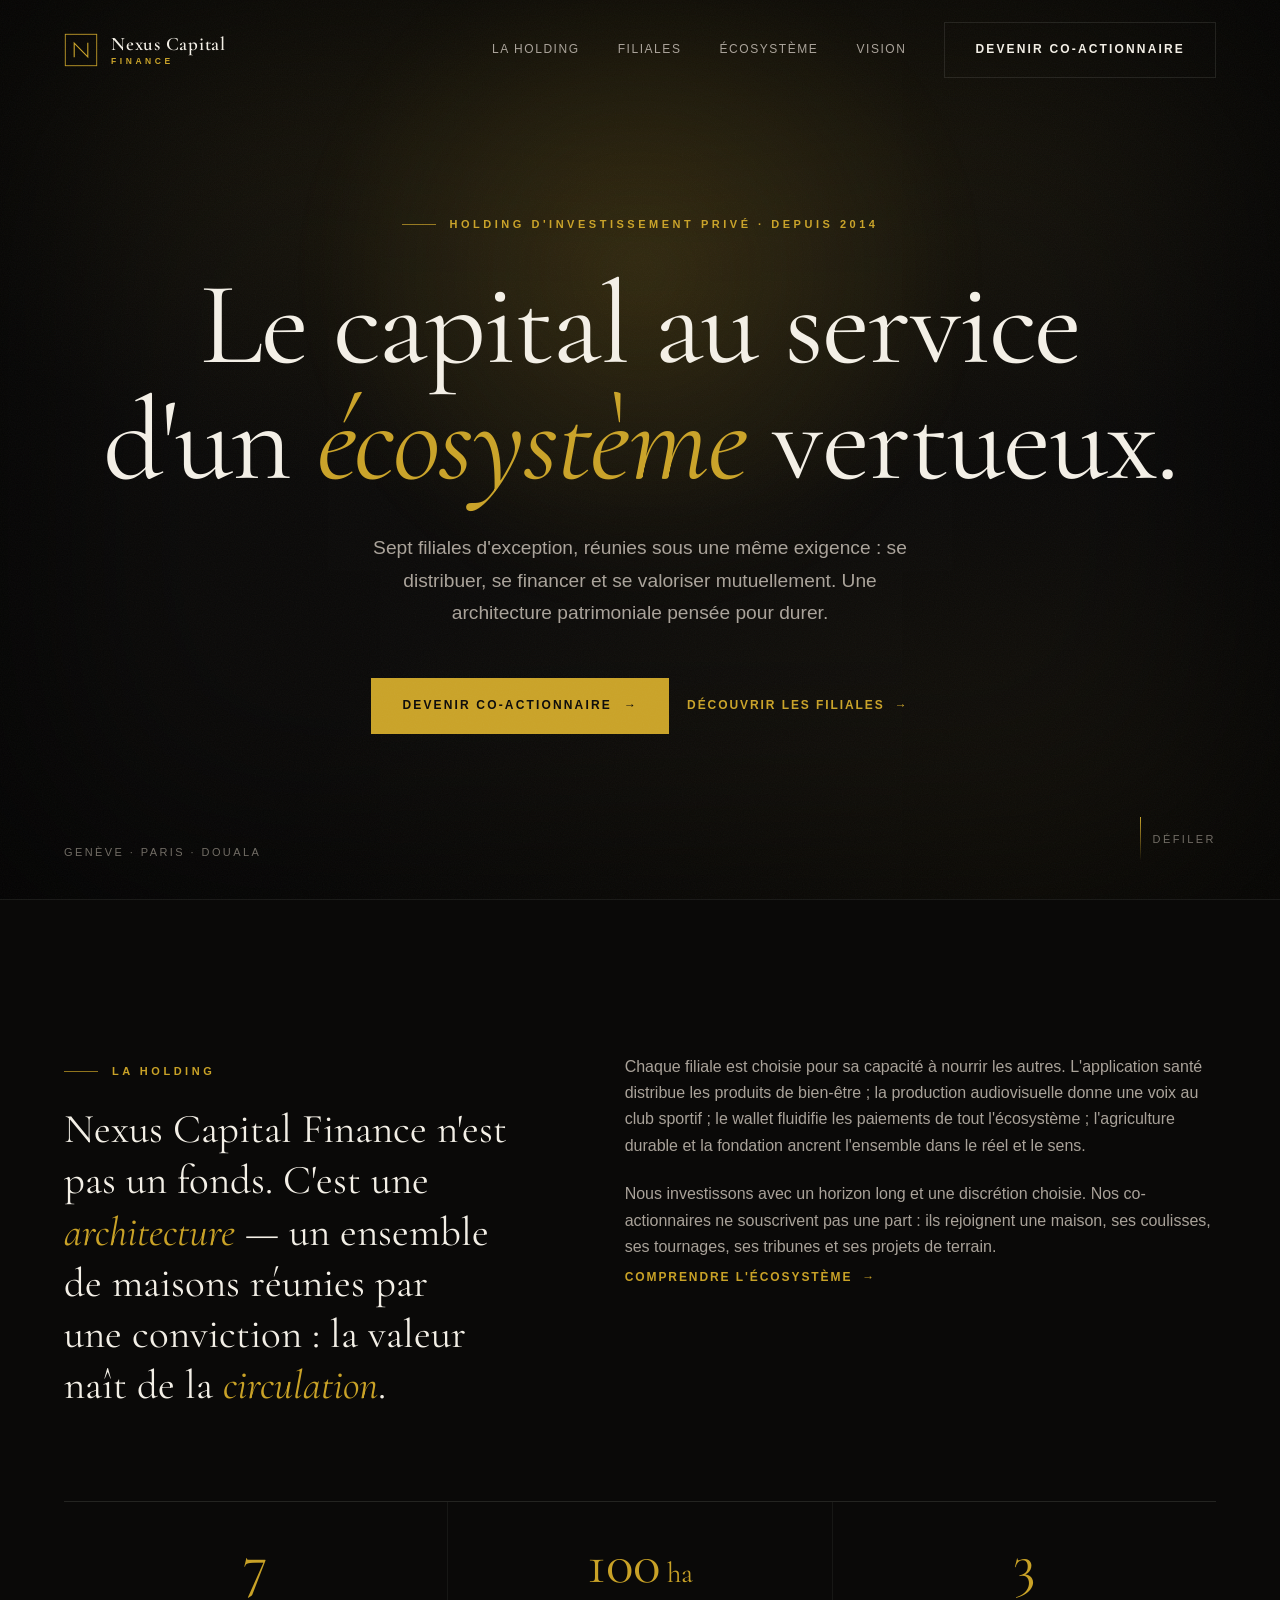
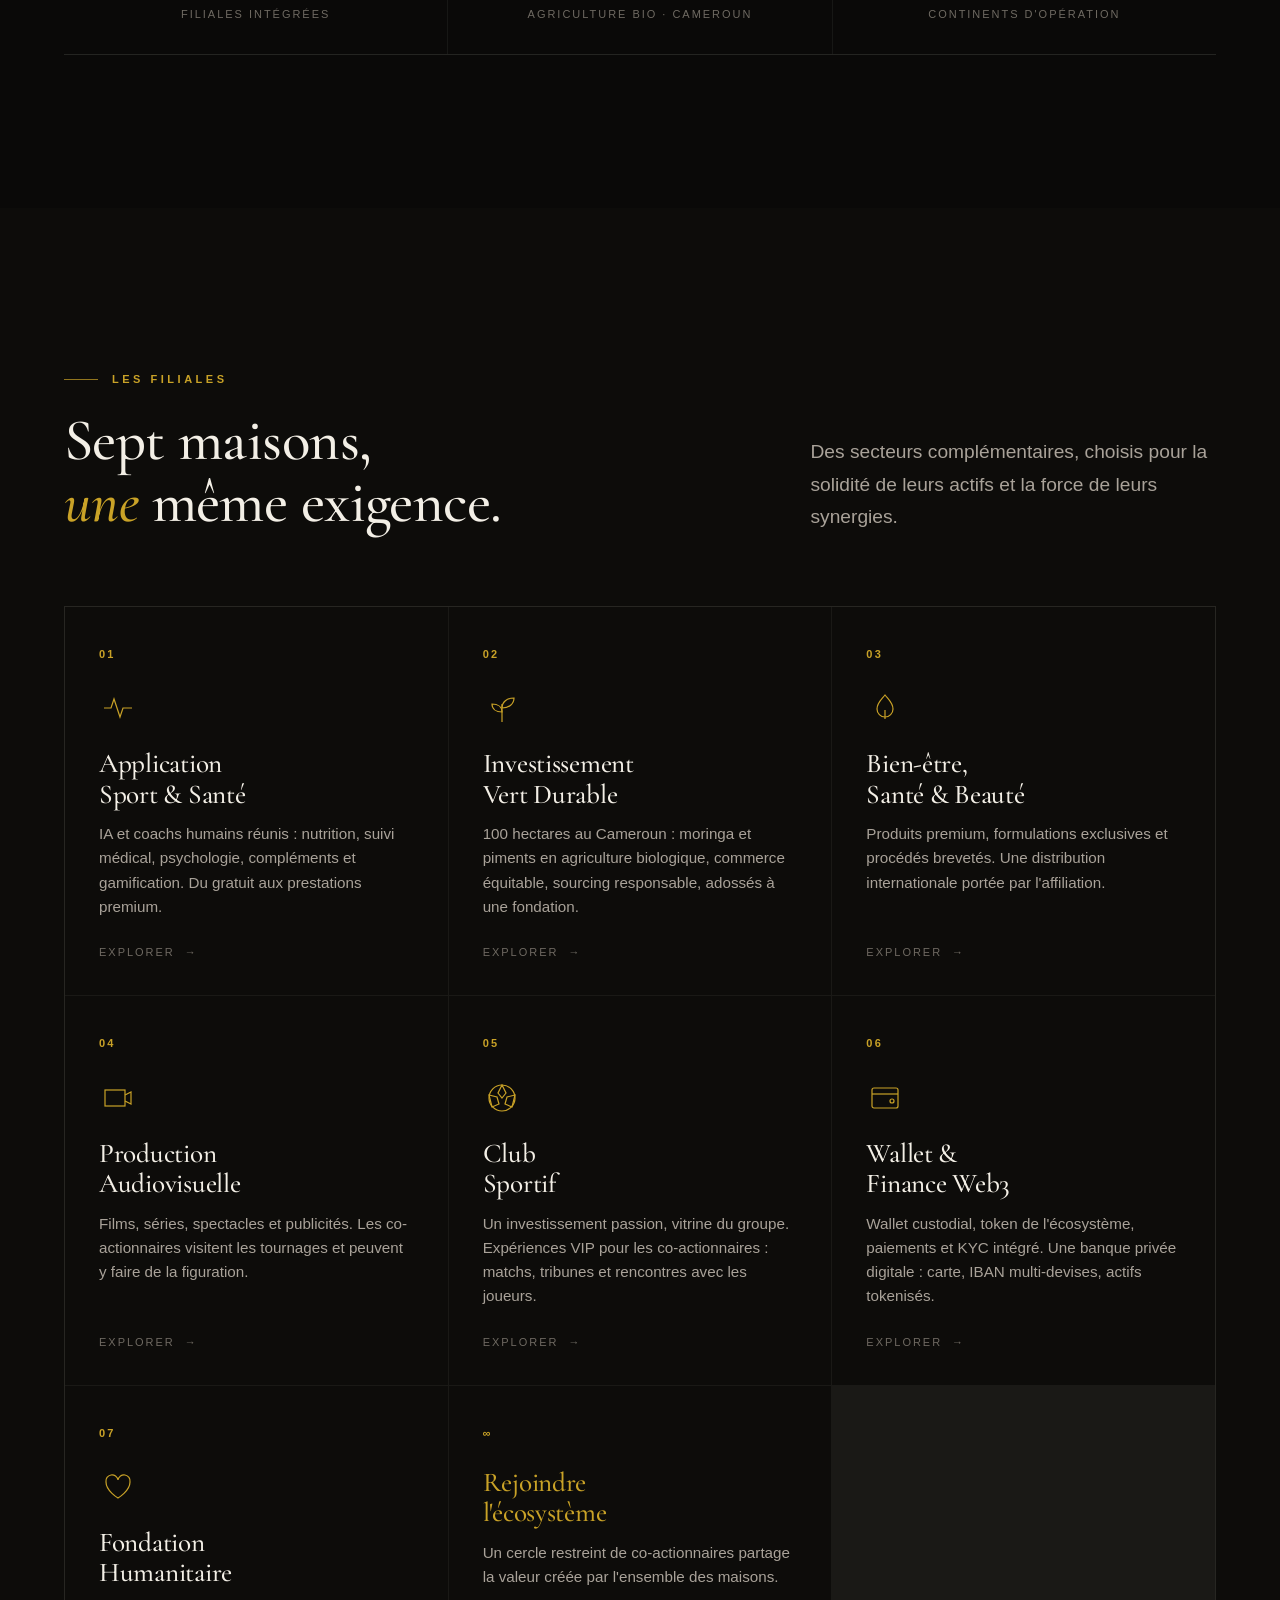
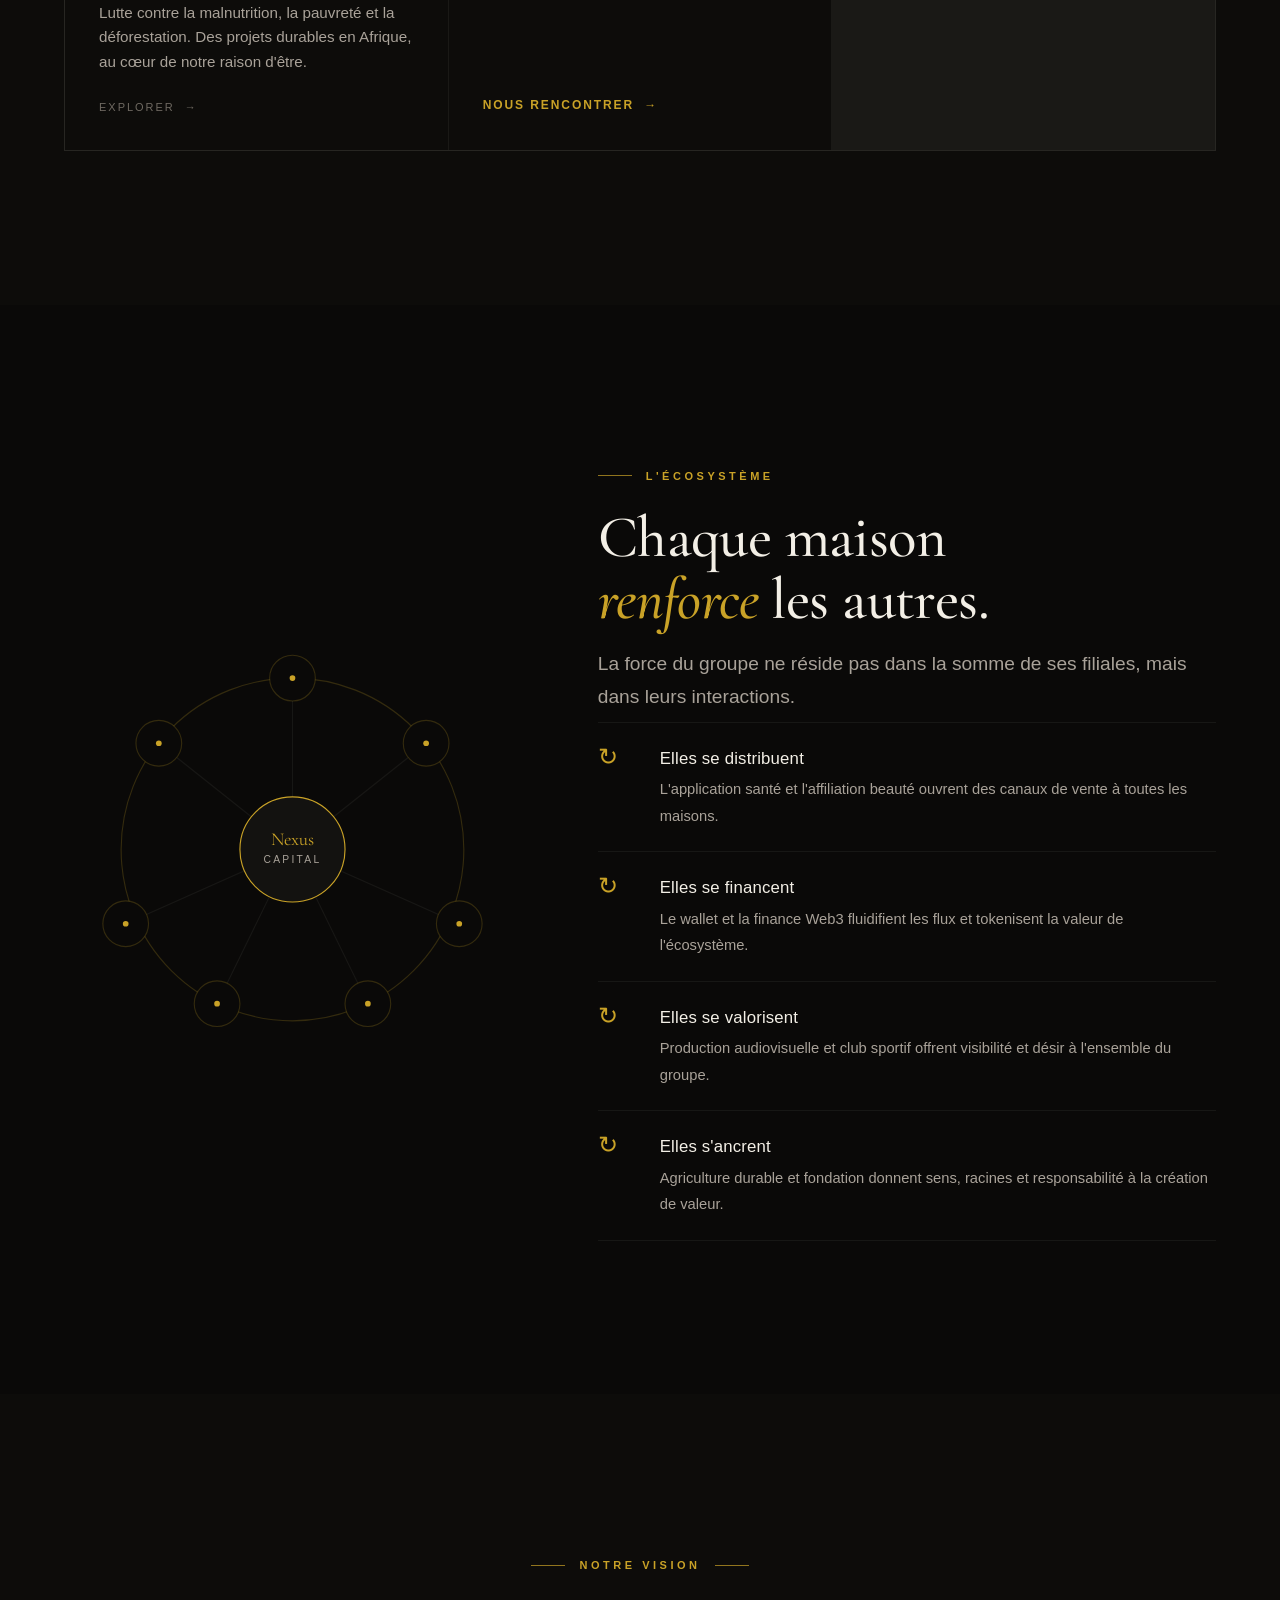
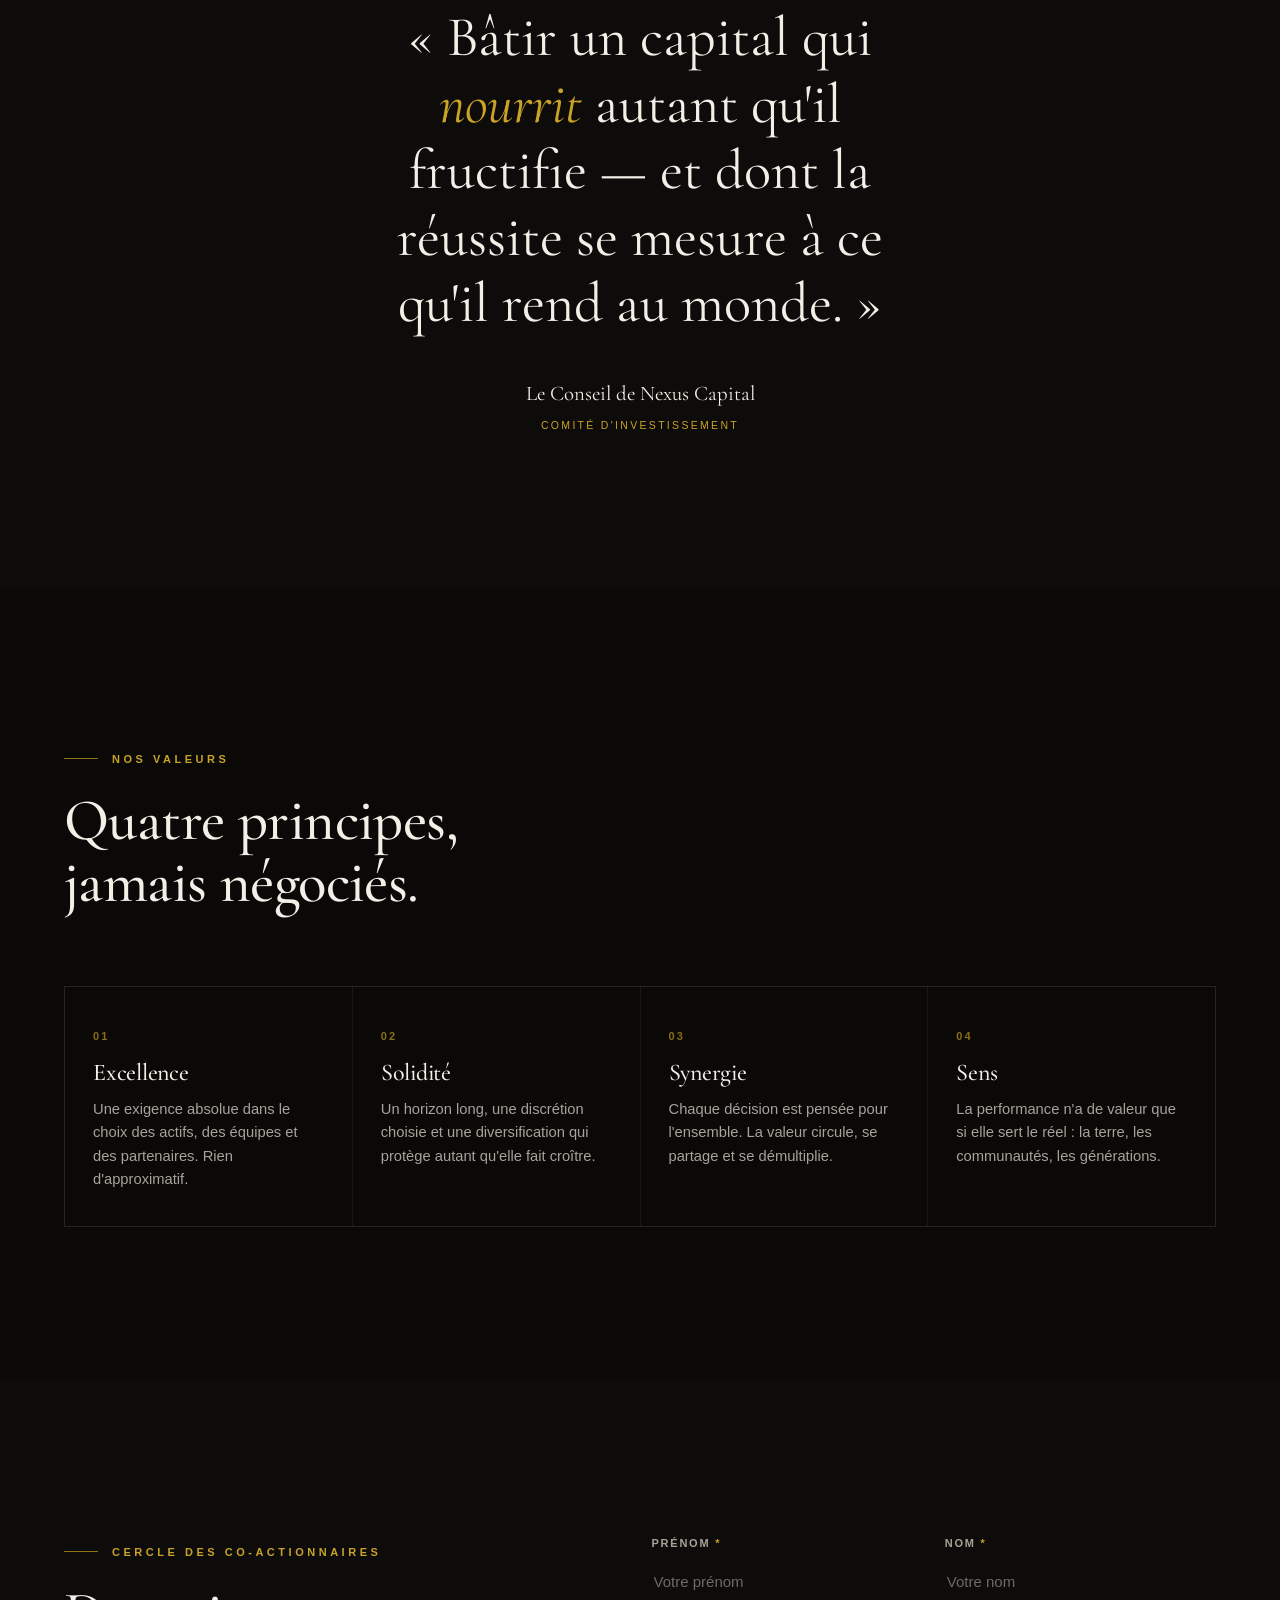
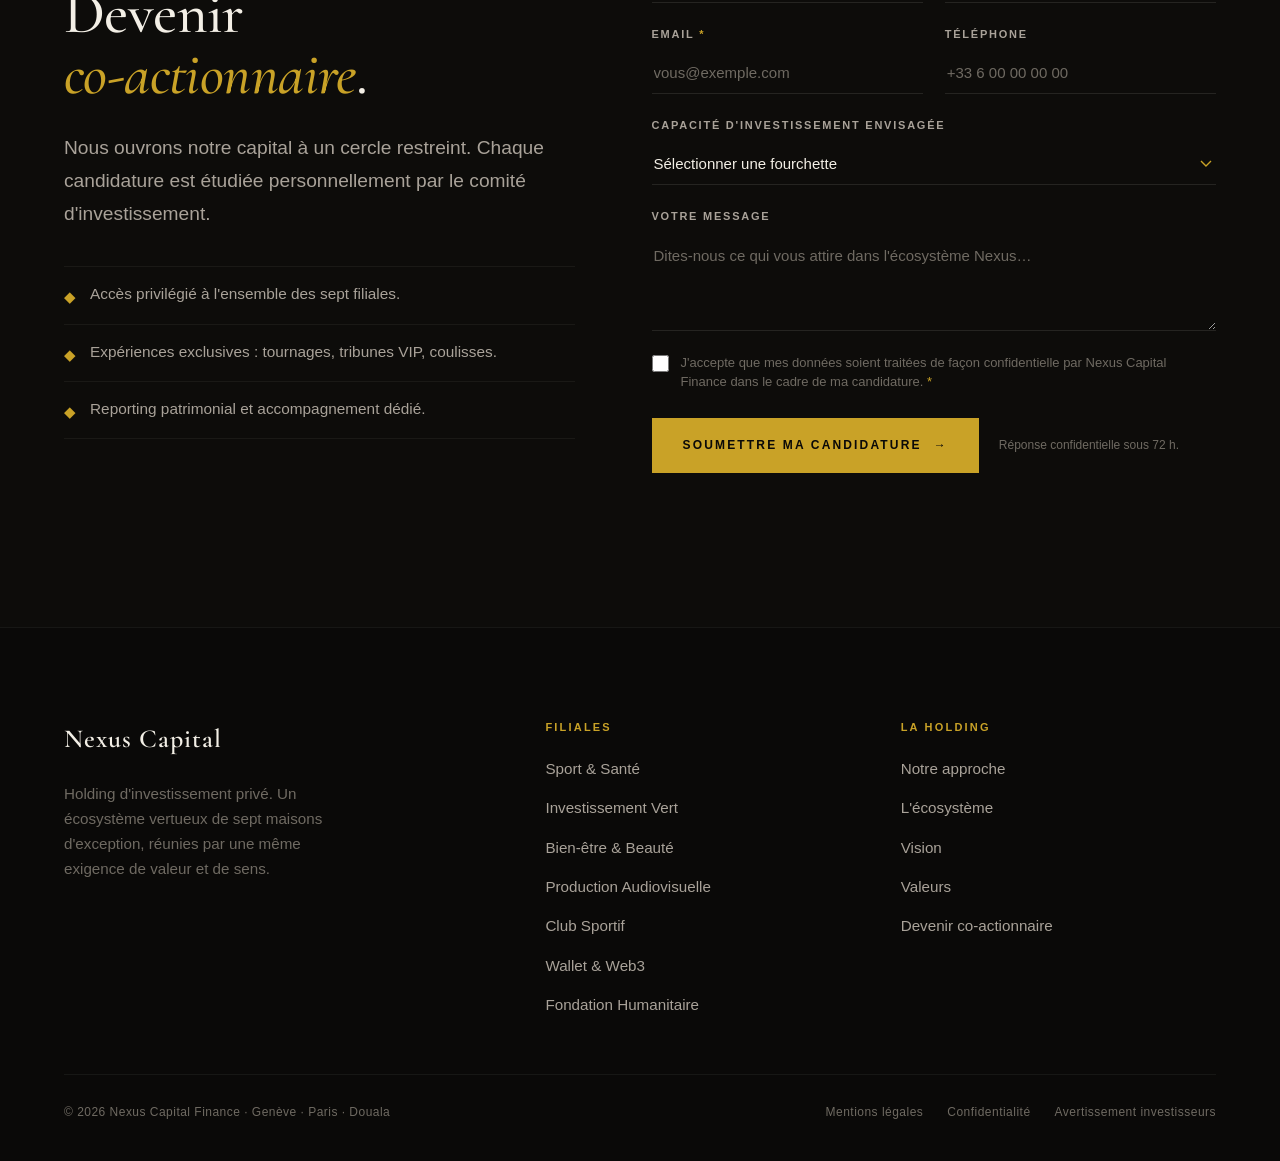
<file: index.html>
<!DOCTYPE html>
<html lang="fr">
<head>
<meta charset="UTF-8" />
<meta name="viewport" content="width=device-width, initial-scale=1.0" />
<title>Nexus Capital Finance — Holding d'investissement privé</title>
<meta name="description" content="Nexus Capital Finance — holding d'investissement privé. Un écosystème vertueux de sept filiales qui se distribuent, se financent et se valorisent mutuellement." />

<!-- Polices : Cormorant Garamond via Google Fonts CDN. Texte en Helvetica système. -->
<link rel="preconnect" href="https://fonts.googleapis.com" />
<link rel="preconnect" href="https://fonts.gstatic.com" crossorigin />
<link href="https://fonts.googleapis.com/css2?family=Cormorant+Garamond:ital,wght@0,400;0,500;0,600;1,400;1,500&display=swap" rel="stylesheet" />

<link rel="stylesheet" href="css/style.css" />
</head>
<body data-page="home">

<!-- Grain doré global -->
<div class="grain" aria-hidden="true"></div>

<!-- ===================== EN-TÊTE ===================== -->
<header class="nav" aria-label="Navigation principale">
  <a class="brand" href="index.html" aria-label="Nexus Capital Finance — accueil">
    <svg class="brand__mark" viewBox="0 0 40 40" fill="none" aria-hidden="true">
      <rect x="1.5" y="1.5" width="37" height="37" stroke="#C9A227" stroke-width="1"/>
      <path d="M12 28V12l16 16V12" stroke="#C9A227" stroke-width="1.3" stroke-linecap="square"/>
    </svg>
    <span class="brand__txt">
      <span class="brand__name">Nexus Capital</span>
      <span class="brand__sub">Finance</span>
    </span>
  </a>

  <nav class="nav__links" aria-label="Sections">
    <a class="nav__link" href="#holding">La Holding</a>
    <a class="nav__link" href="#filiales">Filiales</a>
    <a class="nav__link" href="#ecosysteme">Écosystème</a>
    <a class="nav__link" href="#vision">Vision</a>
    <a class="nav__cta btn btn--ghost" href="#contact">Devenir co-actionnaire</a>
  </nav>

  <button class="nav__burger" aria-label="Ouvrir le menu" aria-expanded="false" aria-controls="mobile-menu">
    <span></span><span></span><span></span>
  </button>
</header>

<!-- Menu mobile -->
<div class="mobile-menu" id="mobile-menu">
  <a href="#holding"><span class="num">01</span> La Holding</a>
  <a href="#filiales"><span class="num">02</span> Filiales</a>
  <a href="#ecosysteme"><span class="num">03</span> Écosystème</a>
  <a href="#vision"><span class="num">04</span> Vision</a>
  <a href="#contact"><span class="num">05</span> Co-actionnaire</a>
</div>

<main>

<!-- ===================== HERO ===================== -->
<section class="hero" data-hero="a" aria-label="Introduction">
  <div class="hero__bg" aria-hidden="true"></div>
  <div class="hero__halo" aria-hidden="true"></div>
  <div class="hero__vignette" aria-hidden="true"></div>

  <div class="hero__inner">
    <!-- Emblème (variation C uniquement) -->
    <svg class="hero__emblem" viewBox="0 0 40 40" fill="none" aria-hidden="true">
      <rect x="1.5" y="1.5" width="37" height="37" stroke="#C9A227" stroke-width="1"/>
      <path d="M12 28V12l16 16V12" stroke="#C9A227" stroke-width="1.3" stroke-linecap="square"/>
    </svg>

    <span class="eyebrow hero__kicker">Holding d'investissement privé · Depuis 2014</span>
    <h1 class="display hero__title">Le capital au service<br />d'un <em>écosystème</em> vertueux.</h1>
    <p class="lead hero__sub">Sept filiales d'exception, réunies sous une même exigence : se distribuer, se financer et se valoriser mutuellement. Une architecture patrimoniale pensée pour durer.</p>
    <div class="hero__actions">
      <a class="btn btn--solid" href="#contact">Devenir co-actionnaire <span class="arr" aria-hidden="true">→</span></a>
      <a class="link-u" href="#filiales">Découvrir les filiales <span class="arr" aria-hidden="true">→</span></a>
    </div>

    <!-- Plaque image (variation B uniquement) -->
    <div class="hero__plate" data-label="Siège · Genève" aria-hidden="true"></div>
  </div>

  <div class="hero__meta" aria-hidden="true">
    <span>Genève · Paris · Douala</span>
    <span class="hero__scroll"><span class="bar"></span> Défiler</span>
  </div>
</section>

<!-- ===================== HOLDING / MANIFESTE ===================== -->
<section class="section" id="holding">
  <div class="wrap">
    <div class="manifesto">
      <div class="reveal">
        <span class="eyebrow">La Holding</span>
        <p class="manifesto__big" style="margin-top:24px">Nexus Capital Finance n'est pas un fonds. C'est une <span class="gold">architecture</span> — un ensemble de maisons réunies par une conviction : la valeur naît de la <span class="gold">circulation</span>.</p>
      </div>
      <div class="manifesto__col reveal" data-d="1">
        <p>Chaque filiale est choisie pour sa capacité à nourrir les autres. L'application santé distribue les produits de bien-être ; la production audiovisuelle donne une voix au club sportif ; le wallet fluidifie les paiements de tout l'écosystème ; l'agriculture durable et la fondation ancrent l'ensemble dans le réel et le sens.</p>
        <p>Nous investissons avec un horizon long et une discrétion choisie. Nos co-actionnaires ne souscrivent pas une part : ils rejoignent une maison, ses coulisses, ses tournages, ses tribunes et ses projets de terrain.</p>
        <a class="link-u" href="#ecosysteme" style="margin-top:8px">Comprendre l'écosystème <span class="arr" aria-hidden="true">→</span></a>
      </div>
    </div>

    <div class="stat-row reveal" data-d="2">
      <div class="stat"><div class="stat__num">7</div><div class="stat__lbl">Filiales intégrées</div></div>
      <div class="stat"><div class="stat__num">100<span style="font-size:.5em"> ha</span></div><div class="stat__lbl">Agriculture bio · Cameroun</div></div>
      <div class="stat"><div class="stat__num">3</div><div class="stat__lbl">Continents d'opération</div></div>
    </div>
  </div>
</section>

<!-- ===================== FILIALES ===================== -->
<section class="section bg-alt" id="filiales">
  <div class="wrap">
    <div class="sec-head">
      <div class="reveal">
        <span class="eyebrow">Les Filiales</span>
        <h2 class="h2 sec-head__title" style="margin-top:22px">Sept maisons,<br /><em>une</em> même exigence.</h2>
      </div>
      <p class="lead reveal" data-d="1" style="max-width:38ch">Des secteurs complémentaires, choisis pour la solidité de leurs actifs et la force de leurs synergies.</p>
    </div>

    <div class="filiales">
      <!-- 01 -->
      <a class="fcard reveal" href="filiales/sport-sante.html" data-d="1">
        <span class="fcard__idx">01</span>
        <span class="fcard__ico" aria-hidden="true"><svg viewBox="0 0 38 38" fill="none" stroke="currentColor" stroke-width="1.2"><path d="M5 19h7l3-9 6 18 3-9h9"/></svg></span>
        <h3 class="fcard__name">Application<br />Sport &amp; Santé</h3>
        <p class="fcard__desc">IA et coachs humains réunis : nutrition, suivi médical, psychologie, compléments et gamification. Du gratuit aux prestations premium.</p>
        <span class="fcard__go">Explorer <span class="arr" aria-hidden="true">→</span></span>
      </a>
      <!-- 02 -->
      <a class="fcard reveal" href="filiales/investissement-vert.html" data-d="2">
        <span class="fcard__idx">02</span>
        <span class="fcard__ico" aria-hidden="true"><svg viewBox="0 0 38 38" fill="none" stroke="currentColor" stroke-width="1.2"><path d="M19 33V15"/><path d="M19 19c0-6 5-10 12-10 0 6-5 10-12 10Z"/><path d="M19 23c0-5-4-8-10-8 0 5 4 8 10 8Z"/></svg></span>
        <h3 class="fcard__name">Investissement<br />Vert Durable</h3>
        <p class="fcard__desc">100 hectares au Cameroun : moringa et piments en agriculture biologique, commerce équitable, sourcing responsable, adossés à une fondation.</p>
        <span class="fcard__go">Explorer <span class="arr" aria-hidden="true">→</span></span>
      </a>
      <!-- 03 -->
      <a class="fcard reveal" href="filiales/bien-etre-beaute.html" data-d="3">
        <span class="fcard__idx">03</span>
        <span class="fcard__ico" aria-hidden="true"><svg viewBox="0 0 38 38" fill="none" stroke="currentColor" stroke-width="1.2"><path d="M19 6c4 5 8 8 8 14a8 8 0 0 1-16 0c0-6 4-9 8-14Z"/><path d="M19 30v-9"/></svg></span>
        <h3 class="fcard__name">Bien-être,<br />Santé &amp; Beauté</h3>
        <p class="fcard__desc">Produits premium, formulations exclusives et procédés brevetés. Une distribution internationale portée par l'affiliation.</p>
        <span class="fcard__go">Explorer <span class="arr" aria-hidden="true">→</span></span>
      </a>
      <!-- 04 -->
      <a class="fcard reveal" href="filiales/production-audiovisuelle.html" data-d="1">
        <span class="fcard__idx">04</span>
        <span class="fcard__ico" aria-hidden="true"><svg viewBox="0 0 38 38" fill="none" stroke="currentColor" stroke-width="1.2"><rect x="6" y="11" width="20" height="16"/><path d="M26 16l6-3v12l-6-3"/></svg></span>
        <h3 class="fcard__name">Production<br />Audiovisuelle</h3>
        <p class="fcard__desc">Films, séries, spectacles et publicités. Les co-actionnaires visitent les tournages et peuvent y faire de la figuration.</p>
        <span class="fcard__go">Explorer <span class="arr" aria-hidden="true">→</span></span>
      </a>
      <!-- 05 -->
      <a class="fcard reveal" href="filiales/club-sportif.html" data-d="2">
        <span class="fcard__idx">05</span>
        <span class="fcard__ico" aria-hidden="true"><svg viewBox="0 0 38 38" fill="none" stroke="currentColor" stroke-width="1.2"><circle cx="19" cy="19" r="13"/><path d="M19 6l4 8-4 5-4-5 4-8ZM6 16l8 2 2 7-7 3-3-12ZM32 16l-8 2-2 7 7 3 3-12Z"/></svg></span>
        <h3 class="fcard__name">Club<br />Sportif</h3>
        <p class="fcard__desc">Un investissement passion, vitrine du groupe. Expériences VIP pour les co-actionnaires : matchs, tribunes et rencontres avec les joueurs.</p>
        <span class="fcard__go">Explorer <span class="arr" aria-hidden="true">→</span></span>
      </a>
      <!-- 06 -->
      <a class="fcard reveal" href="filiales/wallet-web3.html" data-d="3">
        <span class="fcard__idx">06</span>
        <span class="fcard__ico" aria-hidden="true"><svg viewBox="0 0 38 38" fill="none" stroke="currentColor" stroke-width="1.2"><rect x="6" y="9" width="26" height="20" rx="2"/><path d="M6 15h26"/><circle cx="26" cy="22" r="2"/></svg></span>
        <h3 class="fcard__name">Wallet &amp;<br />Finance Web3</h3>
        <p class="fcard__desc">Wallet custodial, token de l'écosystème, paiements et KYC intégré. Une banque privée digitale : carte, IBAN multi-devises, actifs tokenisés.</p>
        <span class="fcard__go">Explorer <span class="arr" aria-hidden="true">→</span></span>
      </a>
      <!-- 07 -->
      <a class="fcard reveal" href="filiales/fondation-humanitaire.html" data-d="1">
        <span class="fcard__idx">07</span>
        <span class="fcard__ico" aria-hidden="true"><svg viewBox="0 0 38 38" fill="none" stroke="currentColor" stroke-width="1.2"><path d="M19 30S7 23 7 14a6 6 0 0 1 12-2 6 6 0 0 1 12 2c0 9-12 16-12 16Z"/></svg></span>
        <h3 class="fcard__name">Fondation<br />Humanitaire</h3>
        <p class="fcard__desc">Lutte contre la malnutrition, la pauvreté et la déforestation. Des projets durables en Afrique, au cœur de notre raison d'être.</p>
        <span class="fcard__go">Explorer <span class="arr" aria-hidden="true">→</span></span>
      </a>
      <!-- CTA -->
      <div class="fcard fcard--cta reveal" data-d="2">
        <span class="fcard__idx">∞</span>
        <h3 class="fcard__name" style="margin-top:26px">Rejoindre<br />l'écosystème</h3>
        <p class="fcard__desc">Un cercle restreint de co-actionnaires partage la valeur créée par l'ensemble des maisons.</p>
        <a class="link-u" href="#contact" style="margin-top:24px">Nous rencontrer <span class="arr" aria-hidden="true">→</span></a>
      </div>
    </div>
  </div>
</section>

<!-- ===================== ÉCOSYSTÈME VERTUEUX ===================== -->
<section class="section" id="ecosysteme">
  <div class="wrap">
    <div class="eco">
      <div class="eco__diagram reveal" aria-hidden="true">
        <svg viewBox="0 0 400 400" role="img" aria-label="Diagramme de l'écosystème : sept filiales en orbite autour de la holding Nexus.">
          <circle class="orbit-line" cx="200" cy="200" r="150"/>
          <!-- rayons -->
          <g class="orbit-spokes">
            <line class="orbit-spoke" x1="200" y1="200" x2="200" y2="50"/>
            <line class="orbit-spoke" x1="200" y1="200" x2="317" y2="107"/>
            <line class="orbit-spoke" x1="200" y1="200" x2="346" y2="265"/>
            <line class="orbit-spoke" x1="200" y1="200" x2="266" y2="335"/>
            <line class="orbit-spoke" x1="200" y1="200" x2="134" y2="335"/>
            <line class="orbit-spoke" x1="200" y1="200" x2="54" y2="265"/>
            <line class="orbit-spoke" x1="200" y1="200" x2="83" y2="107"/>
          </g>
          <!-- noeuds (7) -->
          <g>
            <circle class="orbit-node" cx="200" cy="50" r="20"/><circle class="orbit-dot" cx="200" cy="50" r="2.5"/>
            <circle class="orbit-node" cx="317" cy="107" r="20"/><circle class="orbit-dot" cx="317" cy="107" r="2.5"/>
            <circle class="orbit-node" cx="346" cy="265" r="20"/><circle class="orbit-dot" cx="346" cy="265" r="2.5"/>
            <circle class="orbit-node" cx="266" cy="335" r="20"/><circle class="orbit-dot" cx="266" cy="335" r="2.5"/>
            <circle class="orbit-node" cx="134" cy="335" r="20"/><circle class="orbit-dot" cx="134" cy="335" r="2.5"/>
            <circle class="orbit-node" cx="54" cy="265" r="20"/><circle class="orbit-dot" cx="54" cy="265" r="2.5"/>
            <circle class="orbit-node" cx="83" cy="107" r="20"/><circle class="orbit-dot" cx="83" cy="107" r="2.5"/>
          </g>
          <!-- noyau -->
          <circle class="orbit-core" cx="200" cy="200" r="46"/>
          <text class="orbit-core-label" x="200" y="196" text-anchor="middle">Nexus</text>
          <text class="orbit-label" x="200" y="212" text-anchor="middle" style="letter-spacing:2px">CAPITAL</text>
        </svg>
      </div>

      <div>
        <span class="eyebrow reveal">L'Écosystème</span>
        <h2 class="h2 reveal" data-d="1" style="margin:22px 0 18px">Chaque maison <em>renforce</em> les autres.</h2>
        <p class="lead reveal" data-d="1" style="margin-bottom:8px">La force du groupe ne réside pas dans la somme de ses filiales, mais dans leurs interactions.</p>
        <ul class="eco__list reveal" data-d="2">
          <li><span class="k">↻</span><span class="t"><strong>Elles se distribuent</strong><span>L'application santé et l'affiliation beauté ouvrent des canaux de vente à toutes les maisons.</span></span></li>
          <li><span class="k">↻</span><span class="t"><strong>Elles se financent</strong><span>Le wallet et la finance Web3 fluidifient les flux et tokenisent la valeur de l'écosystème.</span></span></li>
          <li><span class="k">↻</span><span class="t"><strong>Elles se valorisent</strong><span>Production audiovisuelle et club sportif offrent visibilité et désir à l'ensemble du groupe.</span></span></li>
          <li><span class="k">↻</span><span class="t"><strong>Elles s'ancrent</strong><span>Agriculture durable et fondation donnent sens, racines et responsabilité à la création de valeur.</span></span></li>
        </ul>
      </div>
    </div>
  </div>
</section>

<!-- ===================== VISION ===================== -->
<section class="section bg-alt" id="vision">
  <div class="wrap vision">
    <span class="eyebrow center reveal">Notre Vision</span>
    <blockquote class="vision__quote reveal" data-d="1">« Bâtir un capital qui <em>nourrit</em> autant qu'il fructifie — et dont la réussite se mesure à ce qu'il rend au monde. »</blockquote>
    <div class="vision__sign reveal" data-d="2">
      <span class="nm">Le Conseil de Nexus Capital</span>
      <span class="ti">Comité d'investissement</span>
    </div>
  </div>
</section>

<!-- ===================== VALEURS ===================== -->
<section class="section" id="valeurs">
  <div class="wrap">
    <div class="sec-head">
      <div class="reveal">
        <span class="eyebrow">Nos Valeurs</span>
        <h2 class="h2 sec-head__title" style="margin-top:22px">Quatre principes,<br />jamais négociés.</h2>
      </div>
    </div>
    <div class="values">
      <div class="value reveal"><div class="value__n">01</div><h3 class="value__t">Excellence</h3><p class="value__d">Une exigence absolue dans le choix des actifs, des équipes et des partenaires. Rien d'approximatif.</p></div>
      <div class="value reveal" data-d="1"><div class="value__n">02</div><h3 class="value__t">Solidité</h3><p class="value__d">Un horizon long, une discrétion choisie et une diversification qui protège autant qu'elle fait croître.</p></div>
      <div class="value reveal" data-d="2"><div class="value__n">03</div><h3 class="value__t">Synergie</h3><p class="value__d">Chaque décision est pensée pour l'ensemble. La valeur circule, se partage et se démultiplie.</p></div>
      <div class="value reveal" data-d="3"><div class="value__n">04</div><h3 class="value__t">Sens</h3><p class="value__d">La performance n'a de valeur que si elle sert le réel : la terre, les communautés, les générations.</p></div>
    </div>
  </div>
</section>

<!-- ===================== CONTACT ===================== -->
<section class="section bg-alt" id="contact">
  <div class="wrap">
    <div class="contact">
      <div class="contact__aside">
        <span class="eyebrow reveal">Cercle des Co-actionnaires</span>
        <h2 class="h2 reveal" data-d="1" style="margin-top:22px">Devenir<br /><em>co-actionnaire</em>.</h2>
        <p class="lead reveal" data-d="1" style="margin-top:24px">Nous ouvrons notre capital à un cercle restreint. Chaque candidature est étudiée personnellement par le comité d'investissement.</p>
        <ul class="contact__points reveal" data-d="2">
          <li><span class="chk" aria-hidden="true">◆</span> Accès privilégié à l'ensemble des sept filiales.</li>
          <li><span class="chk" aria-hidden="true">◆</span> Expériences exclusives : tournages, tribunes VIP, coulisses.</li>
          <li><span class="chk" aria-hidden="true">◆</span> Reporting patrimonial et accompagnement dédié.</li>
        </ul>
      </div>

      <div class="reveal" data-d="1">
        <form class="form" novalidate aria-label="Formulaire pour devenir co-actionnaire">
          <div class="field--row">
            <div class="field">
              <label for="prenom">Prénom <span class="req" aria-hidden="true">*</span></label>
              <input type="text" id="prenom" name="prenom" autocomplete="given-name" placeholder="Votre prénom" required />
            </div>
            <div class="field">
              <label for="nom">Nom <span class="req" aria-hidden="true">*</span></label>
              <input type="text" id="nom" name="nom" autocomplete="family-name" placeholder="Votre nom" required />
            </div>
          </div>
          <div class="field--row">
            <div class="field">
              <label for="email">Email <span class="req" aria-hidden="true">*</span></label>
              <input type="email" id="email" name="email" autocomplete="email" placeholder="vous@exemple.com" required />
            </div>
            <div class="field">
              <label for="tel">Téléphone</label>
              <input type="tel" id="tel" name="tel" autocomplete="tel" placeholder="+33 6 00 00 00 00" />
            </div>
          </div>
          <div class="field">
            <label for="capacite">Capacité d'investissement envisagée</label>
            <select id="capacite" name="capacite">
              <option value="">Sélectionner une fourchette</option>
              <option>50 000 – 150 000 €</option>
              <option>150 000 – 500 000 €</option>
              <option>500 000 – 1 000 000 €</option>
              <option>Plus de 1 000 000 €</option>
            </select>
          </div>
          <div class="field">
            <label for="message">Votre message</label>
            <textarea id="message" name="message" placeholder="Dites-nous ce qui vous attire dans l'écosystème Nexus…"></textarea>
          </div>
          <div class="field field--check">
            <input type="checkbox" id="rgpd" name="rgpd" required />
            <label for="rgpd">J'accepte que mes données soient traitées de façon confidentielle par Nexus Capital Finance dans le cadre de ma candidature. <span class="req" aria-hidden="true">*</span></label>
          </div>
          <div class="form__submit">
            <button type="submit" class="btn btn--solid">Soumettre ma candidature <span class="arr" aria-hidden="true">→</span></button>
            <span class="form__note">Réponse confidentielle sous 72 h.</span>
          </div>
        </form>

        <!-- Message de confirmation (factice — démo) -->
        <div class="form-msg" aria-live="polite">
          <span class="ic" aria-hidden="true">
            <svg width="34" height="34" viewBox="0 0 34 34" fill="none" stroke="currentColor" stroke-width="1.2"><circle cx="17" cy="17" r="15"/><path d="M11 17.5l4 4 8-9"/></svg>
          </span>
          <div>
            <strong>Candidature reçue<span id="confirm-name"></span>.</strong>
            <p>Le comité d'investissement de Nexus Capital reviendra vers vous en toute confidentialité sous 72 heures.</p>
          </div>
        </div>
      </div>
    </div>
  </div>
</section>

</main>

<!-- ===================== PIED DE PAGE ===================== -->
<footer class="footer">
  <div class="wrap">
    <div class="footer__top">
      <div class="footer__brand">
        <span class="brand__name" style="font-family:var(--serif);font-size:26px;color:var(--c-cream)">Nexus Capital</span>
        <p class="footer__tag">Holding d'investissement privé. Un écosystème vertueux de sept maisons d'exception, réunies par une même exigence de valeur et de sens.</p>
      </div>
      <div class="footer__col">
        <h4>Filiales</h4>
        <ul>
          <li><a href="filiales/sport-sante.html">Sport &amp; Santé</a></li>
          <li><a href="filiales/investissement-vert.html">Investissement Vert</a></li>
          <li><a href="filiales/bien-etre-beaute.html">Bien-être &amp; Beauté</a></li>
          <li><a href="filiales/production-audiovisuelle.html">Production Audiovisuelle</a></li>
          <li><a href="filiales/club-sportif.html">Club Sportif</a></li>
          <li><a href="filiales/wallet-web3.html">Wallet &amp; Web3</a></li>
          <li><a href="filiales/fondation-humanitaire.html">Fondation Humanitaire</a></li>
        </ul>
      </div>
      <div class="footer__col">
        <h4>La Holding</h4>
        <ul>
          <li><a href="#holding">Notre approche</a></li>
          <li><a href="#ecosysteme">L'écosystème</a></li>
          <li><a href="#vision">Vision</a></li>
          <li><a href="#valeurs">Valeurs</a></li>
          <li><a href="#contact">Devenir co-actionnaire</a></li>
        </ul>
      </div>
    </div>
    <div class="footer__bottom">
      <p>© <span class="js-year">2026</span> Nexus Capital Finance · Genève · Paris · Douala</p>
      <div class="footer__legal">
        <a href="#">Mentions légales</a>
        <a href="#">Confidentialité</a>
        <a href="#">Avertissement investisseurs</a>
      </div>
    </div>
  </div>
</footer>

<script src="js/main.js"></script>
</body>
</html>
</file>
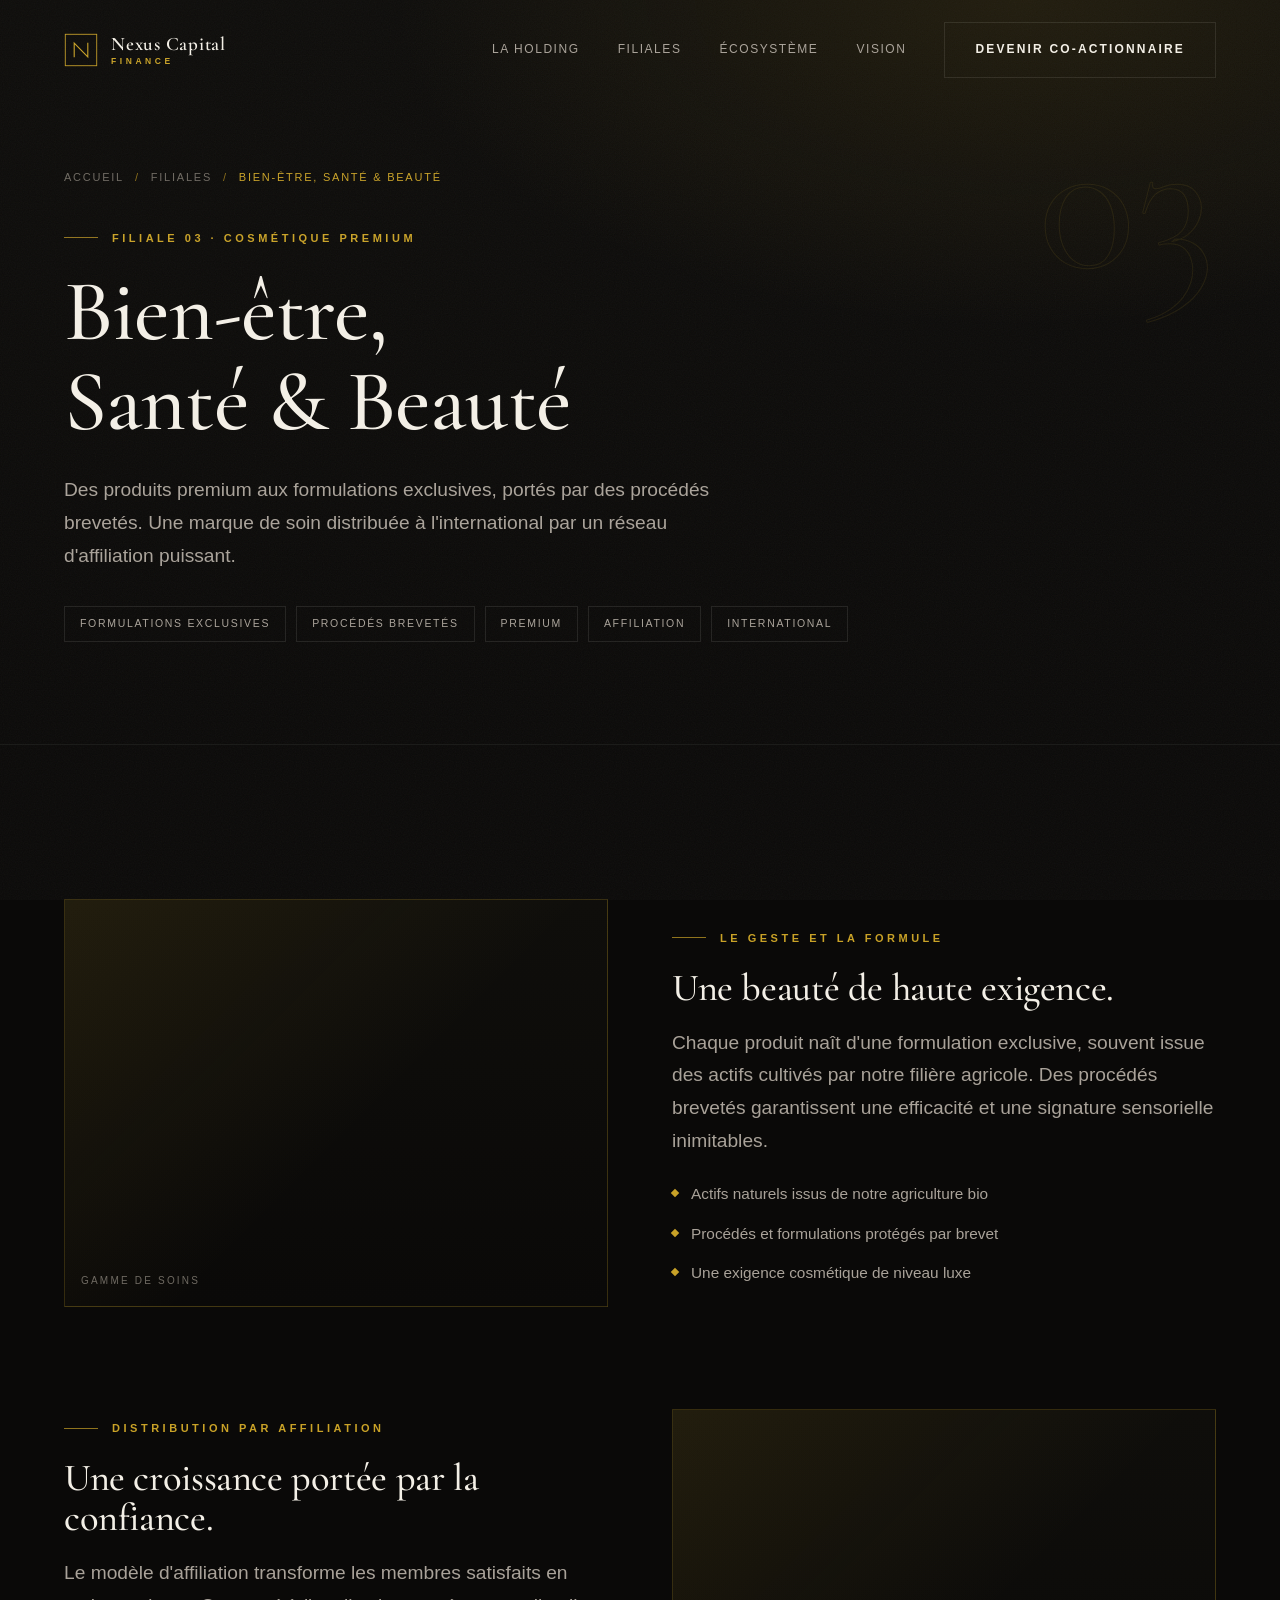
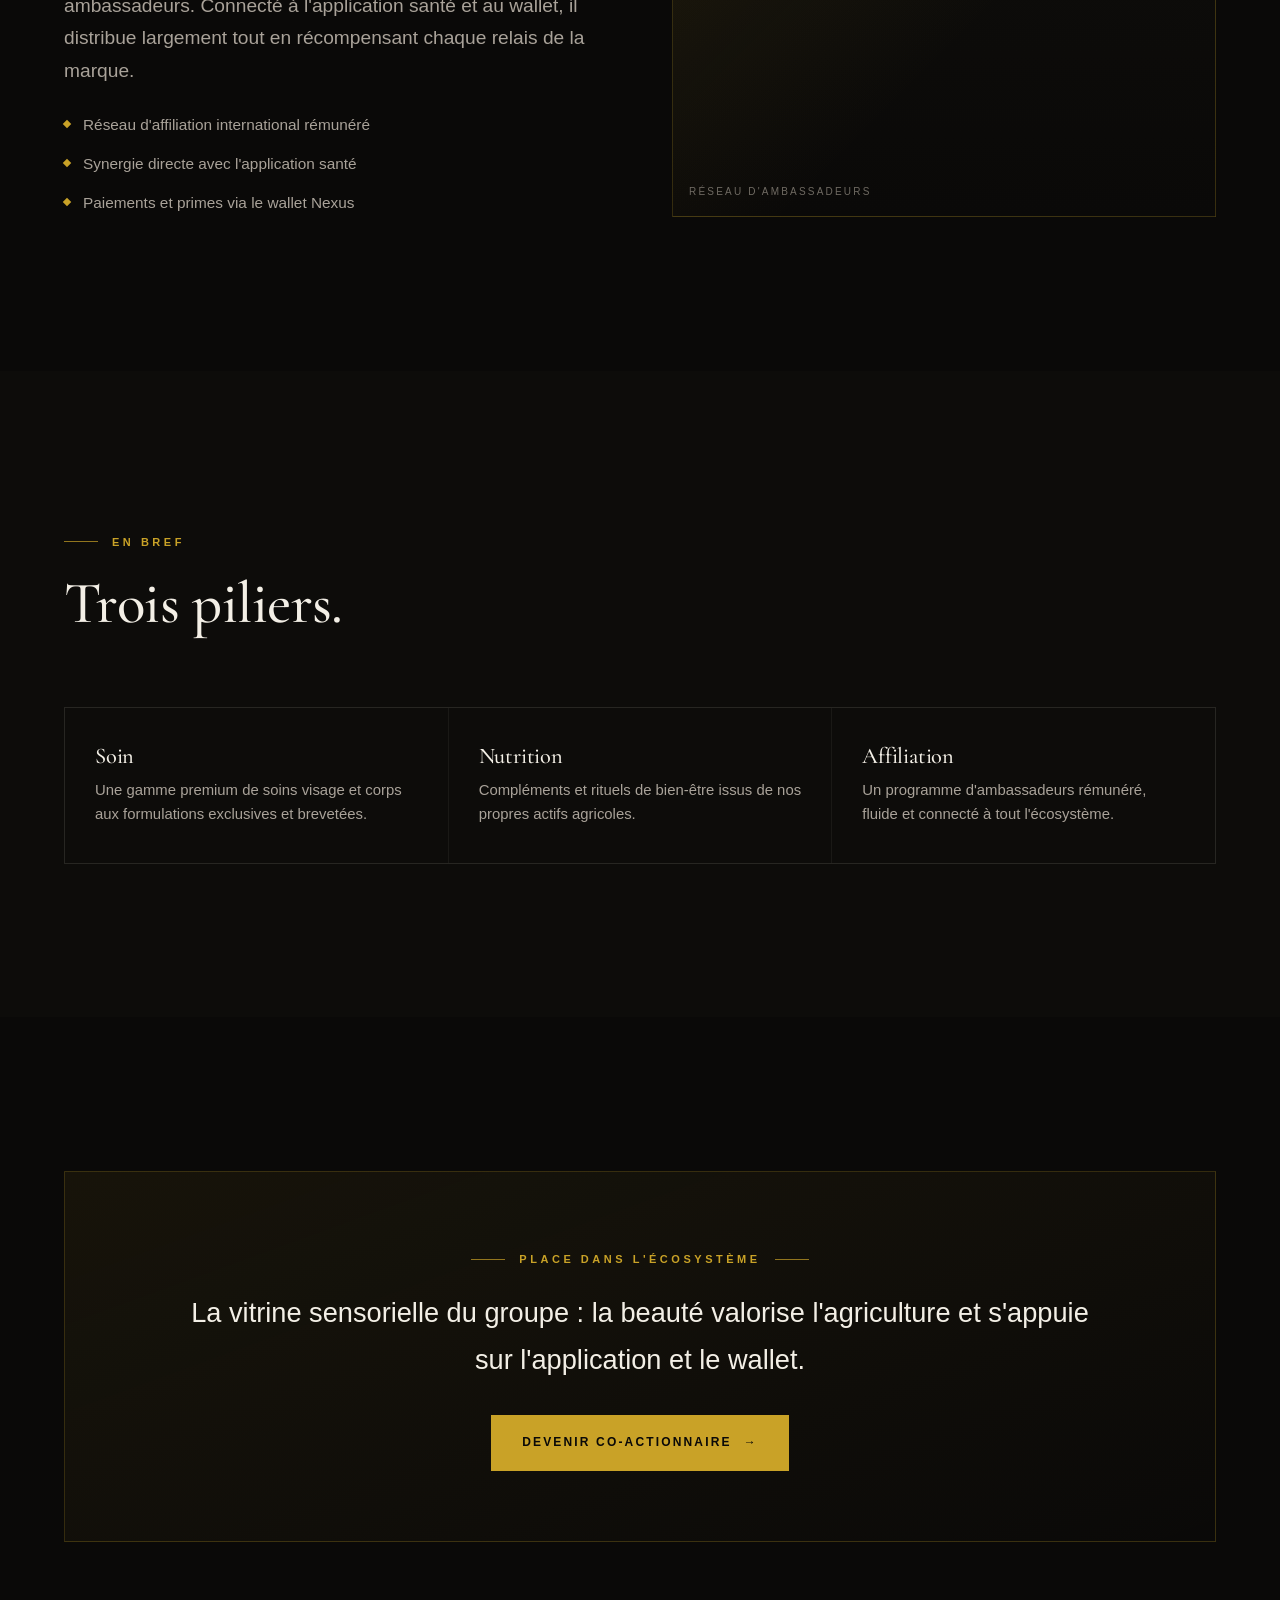
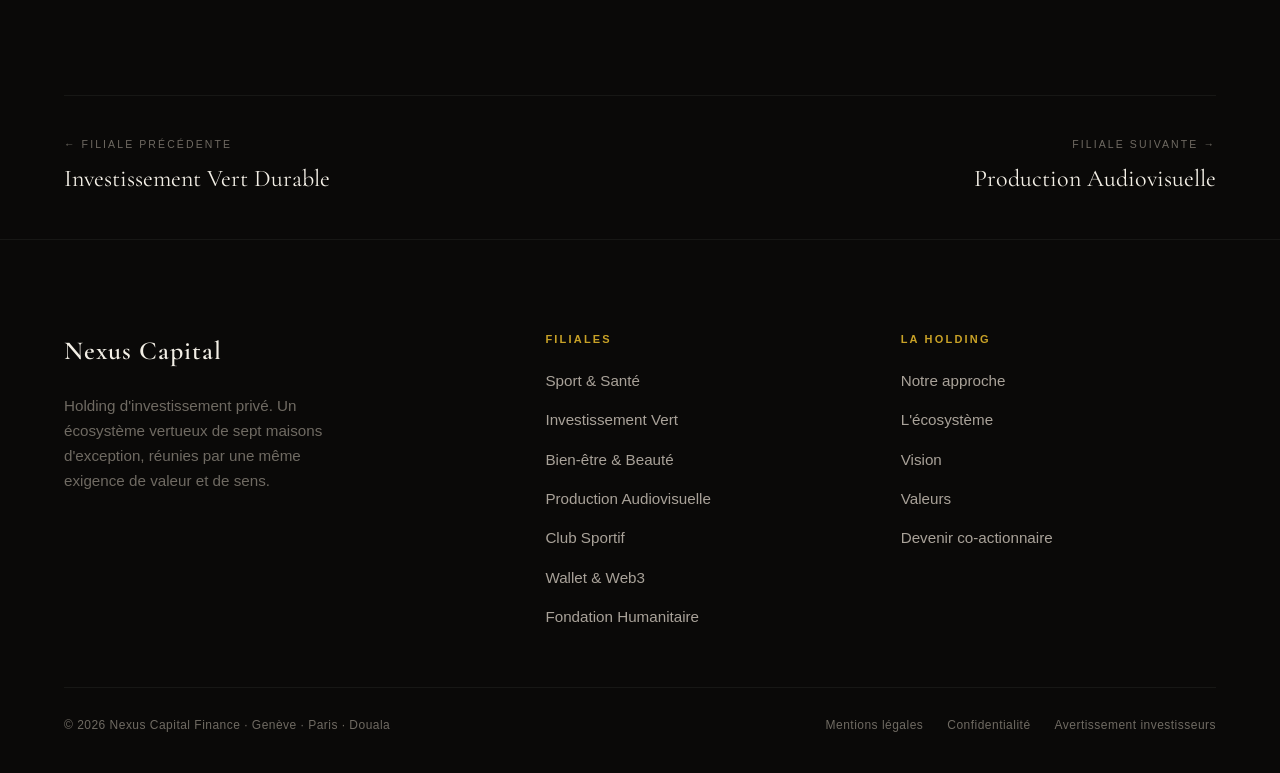
<file: filiales/bien-etre-beaute.html>
<!DOCTYPE html>
<html lang="fr">
<head>
<meta charset="UTF-8" />
<meta name="viewport" content="width=device-width, initial-scale=1.0" />
<title>Bien-être, Santé & Beauté — Nexus Capital Finance</title>
<meta name="description" content="Bien-être, Santé & Beauté — une filiale de l'écosystème Nexus Capital Finance. Des produits premium aux formulations exclusives, portés par des procédés brevetés. Une marque de soin distribuée à l'international par un réseau d'affiliation puissant." />
<link rel="preconnect" href="https://fonts.googleapis.com" />
<link rel="preconnect" href="https://fonts.gstatic.com" crossorigin />
<link href="https://fonts.googleapis.com/css2?family=Cormorant+Garamond:ital,wght@0,400;0,500;0,600;1,400;1,500&display=swap" rel="stylesheet" />
<link rel="stylesheet" href="../css/style.css" />
</head>
<body data-page="filiale">

<div class="grain" aria-hidden="true"></div>

<!-- ===================== EN-TÊTE ===================== -->
<header class="nav scrolled" aria-label="Navigation principale">
  <a class="brand" href="../index.html" aria-label="Nexus Capital Finance — accueil">
    <svg class="brand__mark" viewBox="0 0 40 40" fill="none" aria-hidden="true">
      <rect x="1.5" y="1.5" width="37" height="37" stroke="#C9A227" stroke-width="1"/>
      <path d="M12 28V12l16 16V12" stroke="#C9A227" stroke-width="1.3" stroke-linecap="square"/>
    </svg>
    <span class="brand__txt">
      <span class="brand__name">Nexus Capital</span>
      <span class="brand__sub">Finance</span>
    </span>
  </a>
  <nav class="nav__links" aria-label="Sections">
    <a class="nav__link" href="../index.html#holding">La Holding</a>
    <a class="nav__link" href="../index.html#filiales">Filiales</a>
    <a class="nav__link" href="../index.html#ecosysteme">Écosystème</a>
    <a class="nav__link" href="../index.html#vision">Vision</a>
    <a class="nav__cta btn btn--ghost" href="../index.html#contact">Devenir co-actionnaire</a>
  </nav>
  <button class="nav__burger" aria-label="Ouvrir le menu" aria-expanded="false" aria-controls="mobile-menu">
    <span></span><span></span><span></span>
  </button>
</header>
<div class="mobile-menu" id="mobile-menu">
  <a href="../index.html#holding"><span class="num">01</span> La Holding</a>
  <a href="../index.html#filiales"><span class="num">02</span> Filiales</a>
  <a href="../index.html#ecosysteme"><span class="num">03</span> Écosystème</a>
  <a href="../index.html#vision"><span class="num">04</span> Vision</a>
  <a href="../index.html#contact"><span class="num">05</span> Co-actionnaire</a>
</div>

<main>

<!-- ============ SUB-HERO ============ -->
<section class="subhero">
  <div class="subhero__bg" aria-hidden="true"></div>
  <span class="subhero__idx" aria-hidden="true">03</span>
  <div class="wrap subhero__inner">
    <nav class="crumb reveal" aria-label="Fil d'Ariane">
      <a href="../index.html">Accueil</a>
      <span class="sep" aria-hidden="true">/</span>
      <a href="../index.html#filiales">Filiales</a>
      <span class="sep" aria-hidden="true">/</span>
      <span class="cur">Bien-être, Santé & Beauté</span>
    </nav>
    <span class="eyebrow reveal">Filiale 03 · Cosmétique premium</span>
    <h1 class="subhero__title reveal" data-d="1" style="margin-top:20px">Bien-être,<br />Santé &amp; Beauté</h1>
    <p class="lead subhero__lead reveal" data-d="2">Des produits premium aux formulations exclusives, portés par des procédés brevetés. Une marque de soin distribuée à l'international par un réseau d'affiliation puissant.</p>
    <div class="subhero__tags reveal" data-d="3">
      <span class="tag">Formulations exclusives</span>
      <span class="tag">Procédés brevetés</span>
      <span class="tag">Premium</span>
      <span class="tag">Affiliation</span>
      <span class="tag">International</span>
    </div>
  </div>
</section>

<!-- ============ FEATURES ============ -->
<section class="section">
  <div class="wrap">
    <div class="feature">
      <div class="feature__media reveal" data-label="Gamme de soins" aria-hidden="true"></div>
      <div class="reveal" data-d="1">
        <span class="eyebrow feature__kick">Le geste et la formule</span>
        <h2 class="feature__t">Une beauté de haute exigence.</h2>
        <p class="lead">Chaque produit naît d'une formulation exclusive, souvent issue des actifs cultivés par notre filière agricole. Des procédés brevetés garantissent une efficacité et une signature sensorielle inimitables.</p>
        <ul class="feature__list">
          <li><span class="d" aria-hidden="true"></span>Actifs naturels issus de notre agriculture bio</li>
          <li><span class="d" aria-hidden="true"></span>Procédés et formulations protégés par brevet</li>
          <li><span class="d" aria-hidden="true"></span>Une exigence cosmétique de niveau luxe</li>
        </ul>
      </div>
    </div>
    <div class="feature feature--rev">
      <div class="reveal" data-d="1">
        <span class="eyebrow feature__kick">Distribution par affiliation</span>
        <h2 class="feature__t">Une croissance portée par la confiance.</h2>
        <p class="lead">Le modèle d'affiliation transforme les membres satisfaits en ambassadeurs. Connecté à l'application santé et au wallet, il distribue largement tout en récompensant chaque relais de la marque.</p>
        <ul class="feature__list">
          <li><span class="d" aria-hidden="true"></span>Réseau d'affiliation international rémunéré</li>
          <li><span class="d" aria-hidden="true"></span>Synergie directe avec l'application santé</li>
          <li><span class="d" aria-hidden="true"></span>Paiements et primes via le wallet Nexus</li>
        </ul>
      </div>
      <div class="feature__media reveal" data-label="Réseau d'ambassadeurs" aria-hidden="true"></div>
    </div>
  </div>
</section>

<!-- ============ OFFRE / PILIERS ============ -->
<section class="section bg-alt">
  <div class="wrap">
    <div class="sec-head">
      <div class="reveal">
        <span class="eyebrow">En bref</span>
        <h2 class="h2 sec-head__title" style="margin-top:22px">Trois piliers.</h2>
      </div>
    </div>
    <div class="offer-grid">
      <div class="offer reveal"><h3 class="offer__t">Soin</h3><p class="offer__d">Une gamme premium de soins visage et corps aux formulations exclusives et brevetées.</p></div>
      <div class="offer reveal"><h3 class="offer__t">Nutrition</h3><p class="offer__d">Compléments et rituels de bien-être issus de nos propres actifs agricoles.</p></div>
      <div class="offer reveal"><h3 class="offer__t">Affiliation</h3><p class="offer__d">Un programme d'ambassadeurs rémunéré, fluide et connecté à tout l'écosystème.</p></div>
    </div>
  </div>
</section>

<!-- ============ SYNERGIE / CROSSBAND ============ -->
<section class="section">
  <div class="wrap">
    <div class="crossband reveal">
      <span class="eyebrow center">Place dans l'écosystème</span>
      <p class="lead" style="font-size:clamp(1.2rem,2.2vw,1.7rem);color:var(--c-cream)">La vitrine sensorielle du groupe : la beauté valorise l'agriculture et s'appuie sur l'application et le wallet.</p>
      <a class="btn btn--solid" href="../index.html#contact">Devenir co-actionnaire <span class="arr" aria-hidden="true">→</span></a>
    </div>
  </div>
</section>

<!-- ============ NAV FILIALES PREV / NEXT ============ -->
<section class="wrap">
  <div class="subnav">
    <a class="prev" href="investissement-vert.html">
      <span class="lab">← Filiale précédente</span>
      <span class="nm">Investissement Vert Durable</span>
    </a>
    <a class="next" href="production-audiovisuelle.html">
      <span class="lab">Filiale suivante →</span>
      <span class="nm">Production Audiovisuelle</span>
    </a>
  </div>
</section>

</main>

<footer class="footer">
  <div class="wrap">
    <div class="footer__top">
      <div class="footer__brand">
        <span class="brand__name" style="font-family:var(--serif);font-size:26px;color:var(--c-cream)">Nexus Capital</span>
        <p class="footer__tag">Holding d'investissement privé. Un écosystème vertueux de sept maisons d'exception, réunies par une même exigence de valeur et de sens.</p>
      </div>
      <div class="footer__col">
        <h4>Filiales</h4>
        <ul>
          <li><a href="sport-sante.html">Sport &amp; Santé</a></li>
          <li><a href="investissement-vert.html">Investissement Vert</a></li>
          <li><a href="bien-etre-beaute.html">Bien-être &amp; Beauté</a></li>
          <li><a href="production-audiovisuelle.html">Production Audiovisuelle</a></li>
          <li><a href="club-sportif.html">Club Sportif</a></li>
          <li><a href="wallet-web3.html">Wallet &amp; Web3</a></li>
          <li><a href="fondation-humanitaire.html">Fondation Humanitaire</a></li>
        </ul>
      </div>
      <div class="footer__col">
        <h4>La Holding</h4>
        <ul>
          <li><a href="../index.html#holding">Notre approche</a></li>
          <li><a href="../index.html#ecosysteme">L'écosystème</a></li>
          <li><a href="../index.html#vision">Vision</a></li>
          <li><a href="../index.html#valeurs">Valeurs</a></li>
          <li><a href="../index.html#contact">Devenir co-actionnaire</a></li>
        </ul>
      </div>
    </div>
    <div class="footer__bottom">
      <p>© <span class="js-year">2026</span> Nexus Capital Finance · Genève · Paris · Douala</p>
      <div class="footer__legal">
        <a href="#">Mentions légales</a>
        <a href="#">Confidentialité</a>
        <a href="#">Avertissement investisseurs</a>
      </div>
    </div>
  </div>
</footer>

<script src="../js/main.js"></script>
</body>
</html>
</file>
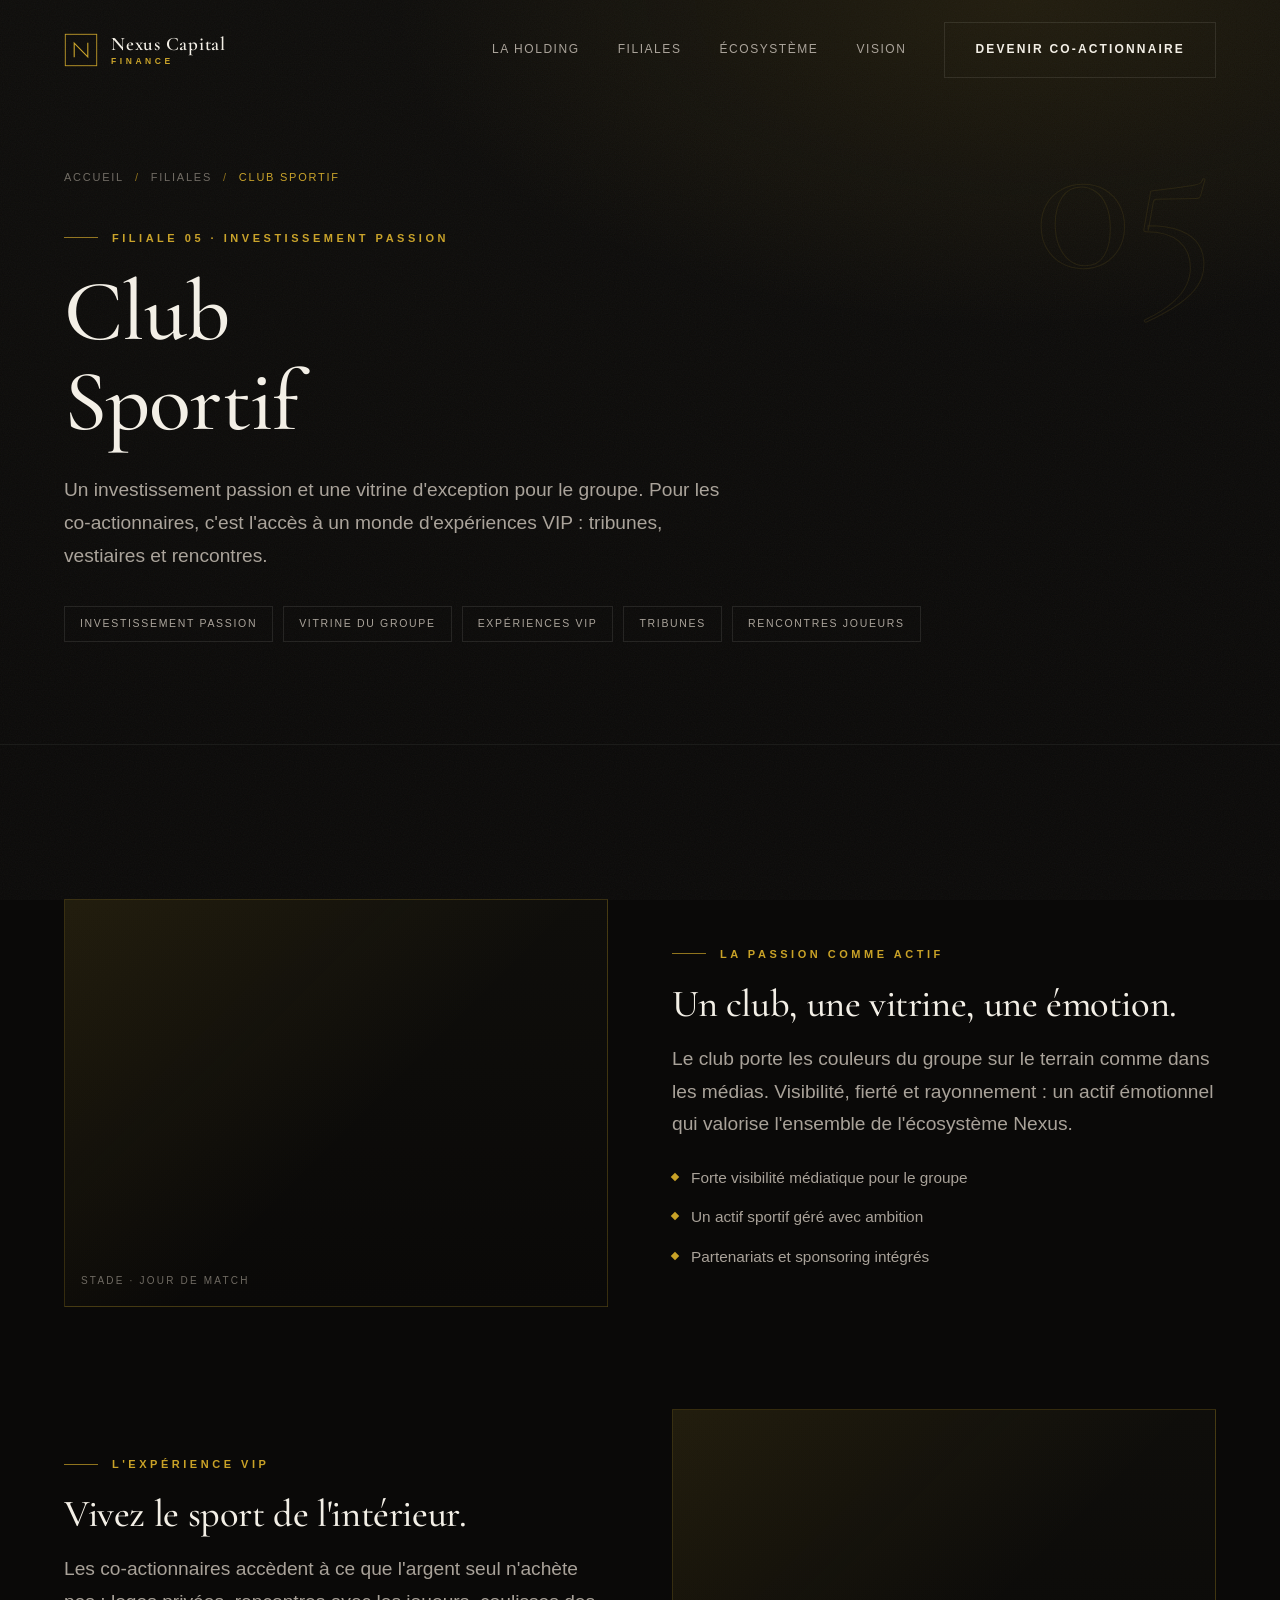
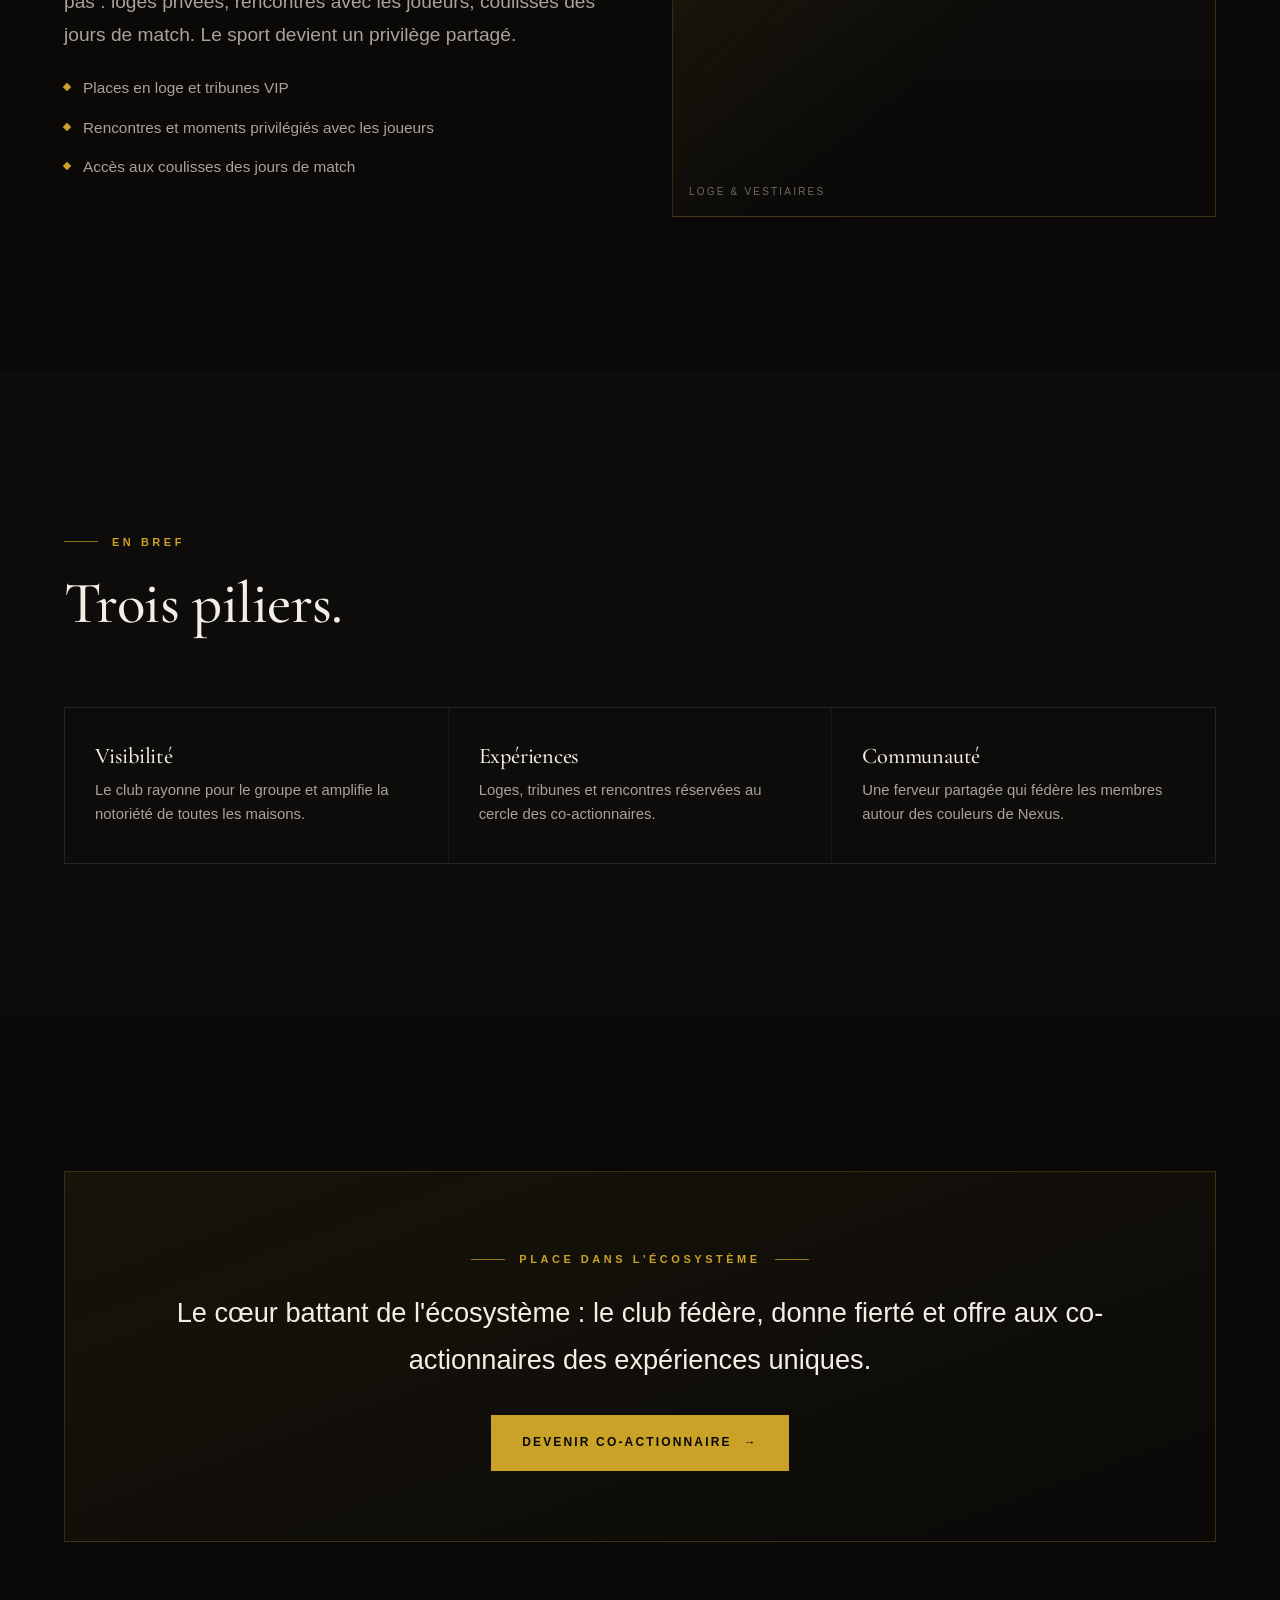
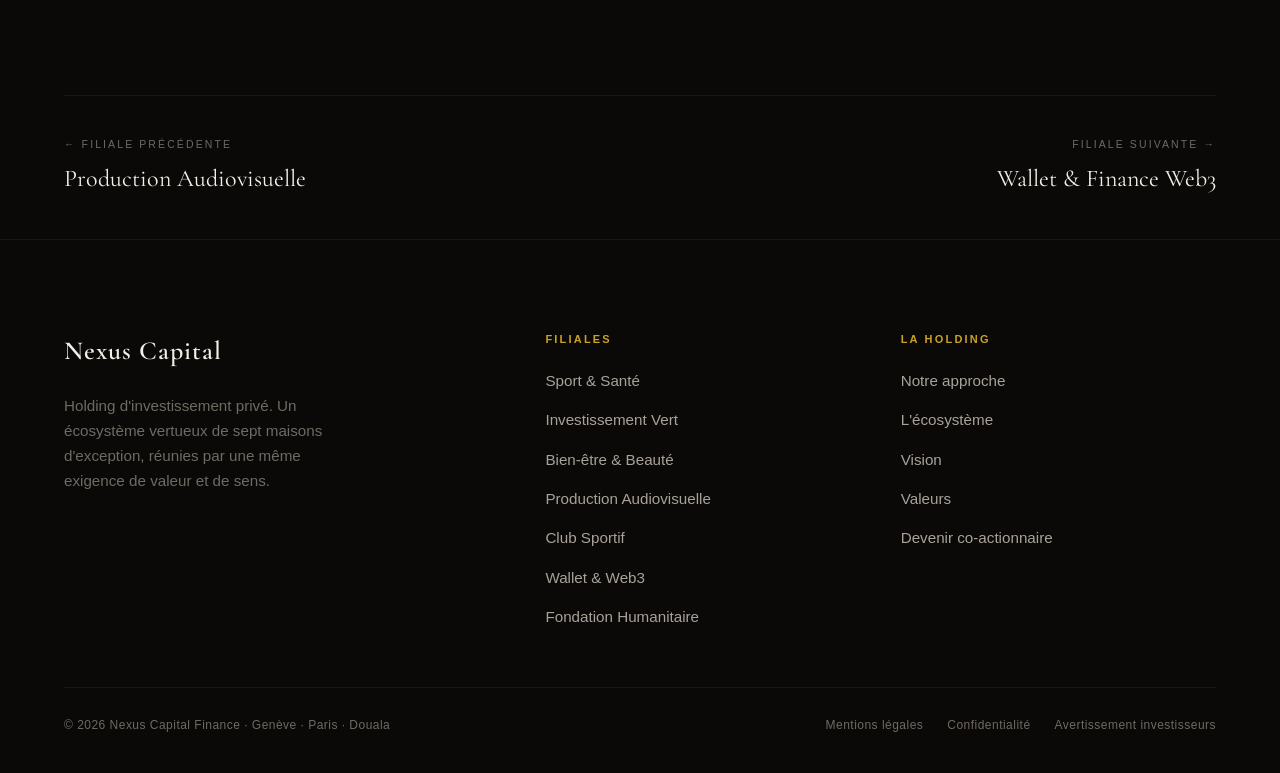
<file: filiales/club-sportif.html>
<!DOCTYPE html>
<html lang="fr">
<head>
<meta charset="UTF-8" />
<meta name="viewport" content="width=device-width, initial-scale=1.0" />
<title>Club Sportif — Nexus Capital Finance</title>
<meta name="description" content="Club Sportif — une filiale de l'écosystème Nexus Capital Finance. Un investissement passion et une vitrine d'exception pour le groupe. Pour les co-actionnaires, c'est l'accès à un monde d'expériences VIP : tribunes, vestiaires et rencontres." />
<link rel="preconnect" href="https://fonts.googleapis.com" />
<link rel="preconnect" href="https://fonts.gstatic.com" crossorigin />
<link href="https://fonts.googleapis.com/css2?family=Cormorant+Garamond:ital,wght@0,400;0,500;0,600;1,400;1,500&display=swap" rel="stylesheet" />
<link rel="stylesheet" href="../css/style.css" />
</head>
<body data-page="filiale">

<div class="grain" aria-hidden="true"></div>

<!-- ===================== EN-TÊTE ===================== -->
<header class="nav scrolled" aria-label="Navigation principale">
  <a class="brand" href="../index.html" aria-label="Nexus Capital Finance — accueil">
    <svg class="brand__mark" viewBox="0 0 40 40" fill="none" aria-hidden="true">
      <rect x="1.5" y="1.5" width="37" height="37" stroke="#C9A227" stroke-width="1"/>
      <path d="M12 28V12l16 16V12" stroke="#C9A227" stroke-width="1.3" stroke-linecap="square"/>
    </svg>
    <span class="brand__txt">
      <span class="brand__name">Nexus Capital</span>
      <span class="brand__sub">Finance</span>
    </span>
  </a>
  <nav class="nav__links" aria-label="Sections">
    <a class="nav__link" href="../index.html#holding">La Holding</a>
    <a class="nav__link" href="../index.html#filiales">Filiales</a>
    <a class="nav__link" href="../index.html#ecosysteme">Écosystème</a>
    <a class="nav__link" href="../index.html#vision">Vision</a>
    <a class="nav__cta btn btn--ghost" href="../index.html#contact">Devenir co-actionnaire</a>
  </nav>
  <button class="nav__burger" aria-label="Ouvrir le menu" aria-expanded="false" aria-controls="mobile-menu">
    <span></span><span></span><span></span>
  </button>
</header>
<div class="mobile-menu" id="mobile-menu">
  <a href="../index.html#holding"><span class="num">01</span> La Holding</a>
  <a href="../index.html#filiales"><span class="num">02</span> Filiales</a>
  <a href="../index.html#ecosysteme"><span class="num">03</span> Écosystème</a>
  <a href="../index.html#vision"><span class="num">04</span> Vision</a>
  <a href="../index.html#contact"><span class="num">05</span> Co-actionnaire</a>
</div>

<main>

<!-- ============ SUB-HERO ============ -->
<section class="subhero">
  <div class="subhero__bg" aria-hidden="true"></div>
  <span class="subhero__idx" aria-hidden="true">05</span>
  <div class="wrap subhero__inner">
    <nav class="crumb reveal" aria-label="Fil d'Ariane">
      <a href="../index.html">Accueil</a>
      <span class="sep" aria-hidden="true">/</span>
      <a href="../index.html#filiales">Filiales</a>
      <span class="sep" aria-hidden="true">/</span>
      <span class="cur">Club Sportif</span>
    </nav>
    <span class="eyebrow reveal">Filiale 05 · Investissement passion</span>
    <h1 class="subhero__title reveal" data-d="1" style="margin-top:20px">Club<br />Sportif</h1>
    <p class="lead subhero__lead reveal" data-d="2">Un investissement passion et une vitrine d'exception pour le groupe. Pour les co-actionnaires, c'est l'accès à un monde d'expériences VIP : tribunes, vestiaires et rencontres.</p>
    <div class="subhero__tags reveal" data-d="3">
      <span class="tag">Investissement passion</span>
      <span class="tag">Vitrine du groupe</span>
      <span class="tag">Expériences VIP</span>
      <span class="tag">Tribunes</span>
      <span class="tag">Rencontres joueurs</span>
    </div>
  </div>
</section>

<!-- ============ FEATURES ============ -->
<section class="section">
  <div class="wrap">
    <div class="feature">
      <div class="feature__media reveal" data-label="Stade · Jour de match" aria-hidden="true"></div>
      <div class="reveal" data-d="1">
        <span class="eyebrow feature__kick">La passion comme actif</span>
        <h2 class="feature__t">Un club, une vitrine, une émotion.</h2>
        <p class="lead">Le club porte les couleurs du groupe sur le terrain comme dans les médias. Visibilité, fierté et rayonnement : un actif émotionnel qui valorise l'ensemble de l'écosystème Nexus.</p>
        <ul class="feature__list">
          <li><span class="d" aria-hidden="true"></span>Forte visibilité médiatique pour le groupe</li>
          <li><span class="d" aria-hidden="true"></span>Un actif sportif géré avec ambition</li>
          <li><span class="d" aria-hidden="true"></span>Partenariats et sponsoring intégrés</li>
        </ul>
      </div>
    </div>
    <div class="feature feature--rev">
      <div class="reveal" data-d="1">
        <span class="eyebrow feature__kick">L'expérience VIP</span>
        <h2 class="feature__t">Vivez le sport de l'intérieur.</h2>
        <p class="lead">Les co-actionnaires accèdent à ce que l'argent seul n'achète pas : loges privées, rencontres avec les joueurs, coulisses des jours de match. Le sport devient un privilège partagé.</p>
        <ul class="feature__list">
          <li><span class="d" aria-hidden="true"></span>Places en loge et tribunes VIP</li>
          <li><span class="d" aria-hidden="true"></span>Rencontres et moments privilégiés avec les joueurs</li>
          <li><span class="d" aria-hidden="true"></span>Accès aux coulisses des jours de match</li>
        </ul>
      </div>
      <div class="feature__media reveal" data-label="Loge &amp; vestiaires" aria-hidden="true"></div>
    </div>
  </div>
</section>

<!-- ============ OFFRE / PILIERS ============ -->
<section class="section bg-alt">
  <div class="wrap">
    <div class="sec-head">
      <div class="reveal">
        <span class="eyebrow">En bref</span>
        <h2 class="h2 sec-head__title" style="margin-top:22px">Trois piliers.</h2>
      </div>
    </div>
    <div class="offer-grid">
      <div class="offer reveal"><h3 class="offer__t">Visibilité</h3><p class="offer__d">Le club rayonne pour le groupe et amplifie la notoriété de toutes les maisons.</p></div>
      <div class="offer reveal"><h3 class="offer__t">Expériences</h3><p class="offer__d">Loges, tribunes et rencontres réservées au cercle des co-actionnaires.</p></div>
      <div class="offer reveal"><h3 class="offer__t">Communauté</h3><p class="offer__d">Une ferveur partagée qui fédère les membres autour des couleurs de Nexus.</p></div>
    </div>
  </div>
</section>

<!-- ============ SYNERGIE / CROSSBAND ============ -->
<section class="section">
  <div class="wrap">
    <div class="crossband reveal">
      <span class="eyebrow center">Place dans l'écosystème</span>
      <p class="lead" style="font-size:clamp(1.2rem,2.2vw,1.7rem);color:var(--c-cream)">Le cœur battant de l'écosystème : le club fédère, donne fierté et offre aux co-actionnaires des expériences uniques.</p>
      <a class="btn btn--solid" href="../index.html#contact">Devenir co-actionnaire <span class="arr" aria-hidden="true">→</span></a>
    </div>
  </div>
</section>

<!-- ============ NAV FILIALES PREV / NEXT ============ -->
<section class="wrap">
  <div class="subnav">
    <a class="prev" href="production-audiovisuelle.html">
      <span class="lab">← Filiale précédente</span>
      <span class="nm">Production Audiovisuelle</span>
    </a>
    <a class="next" href="wallet-web3.html">
      <span class="lab">Filiale suivante →</span>
      <span class="nm">Wallet & Finance Web3</span>
    </a>
  </div>
</section>

</main>

<footer class="footer">
  <div class="wrap">
    <div class="footer__top">
      <div class="footer__brand">
        <span class="brand__name" style="font-family:var(--serif);font-size:26px;color:var(--c-cream)">Nexus Capital</span>
        <p class="footer__tag">Holding d'investissement privé. Un écosystème vertueux de sept maisons d'exception, réunies par une même exigence de valeur et de sens.</p>
      </div>
      <div class="footer__col">
        <h4>Filiales</h4>
        <ul>
          <li><a href="sport-sante.html">Sport &amp; Santé</a></li>
          <li><a href="investissement-vert.html">Investissement Vert</a></li>
          <li><a href="bien-etre-beaute.html">Bien-être &amp; Beauté</a></li>
          <li><a href="production-audiovisuelle.html">Production Audiovisuelle</a></li>
          <li><a href="club-sportif.html">Club Sportif</a></li>
          <li><a href="wallet-web3.html">Wallet &amp; Web3</a></li>
          <li><a href="fondation-humanitaire.html">Fondation Humanitaire</a></li>
        </ul>
      </div>
      <div class="footer__col">
        <h4>La Holding</h4>
        <ul>
          <li><a href="../index.html#holding">Notre approche</a></li>
          <li><a href="../index.html#ecosysteme">L'écosystème</a></li>
          <li><a href="../index.html#vision">Vision</a></li>
          <li><a href="../index.html#valeurs">Valeurs</a></li>
          <li><a href="../index.html#contact">Devenir co-actionnaire</a></li>
        </ul>
      </div>
    </div>
    <div class="footer__bottom">
      <p>© <span class="js-year">2026</span> Nexus Capital Finance · Genève · Paris · Douala</p>
      <div class="footer__legal">
        <a href="#">Mentions légales</a>
        <a href="#">Confidentialité</a>
        <a href="#">Avertissement investisseurs</a>
      </div>
    </div>
  </div>
</footer>

<script src="../js/main.js"></script>
</body>
</html>
</file>
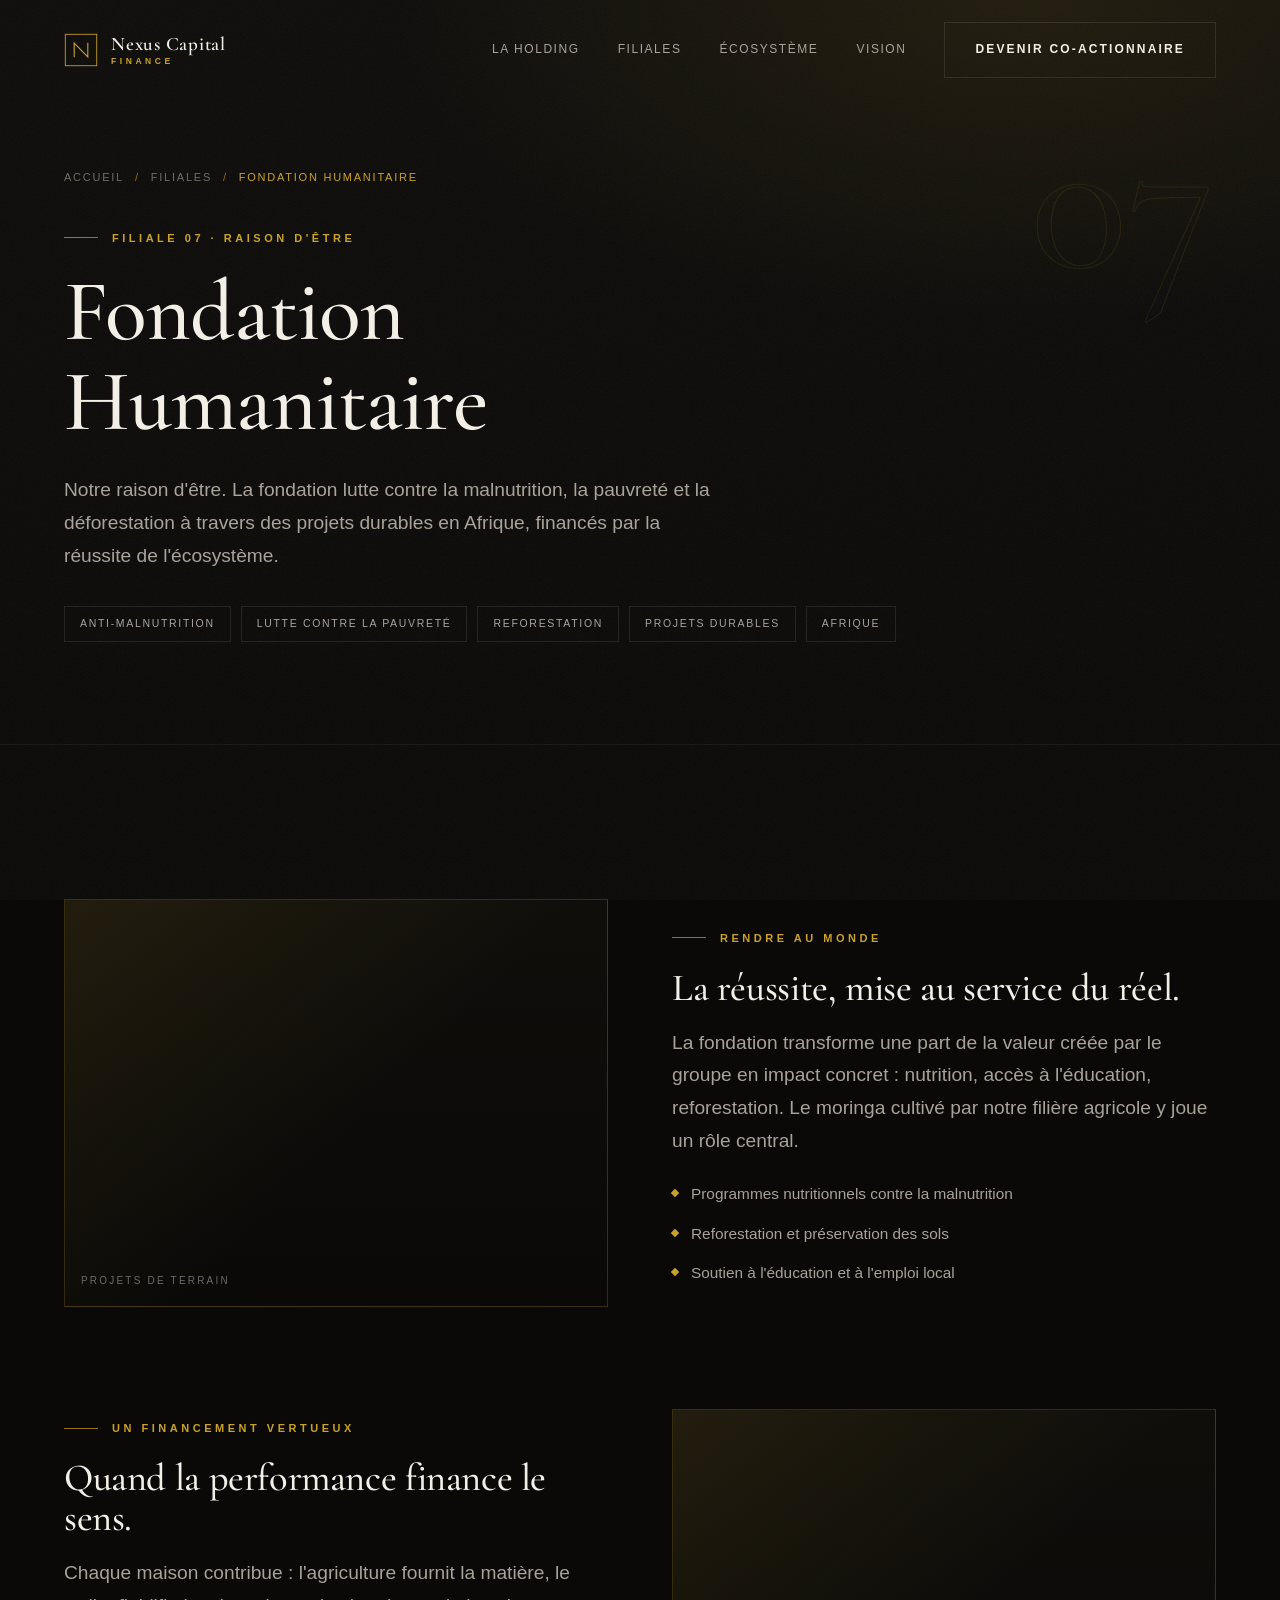
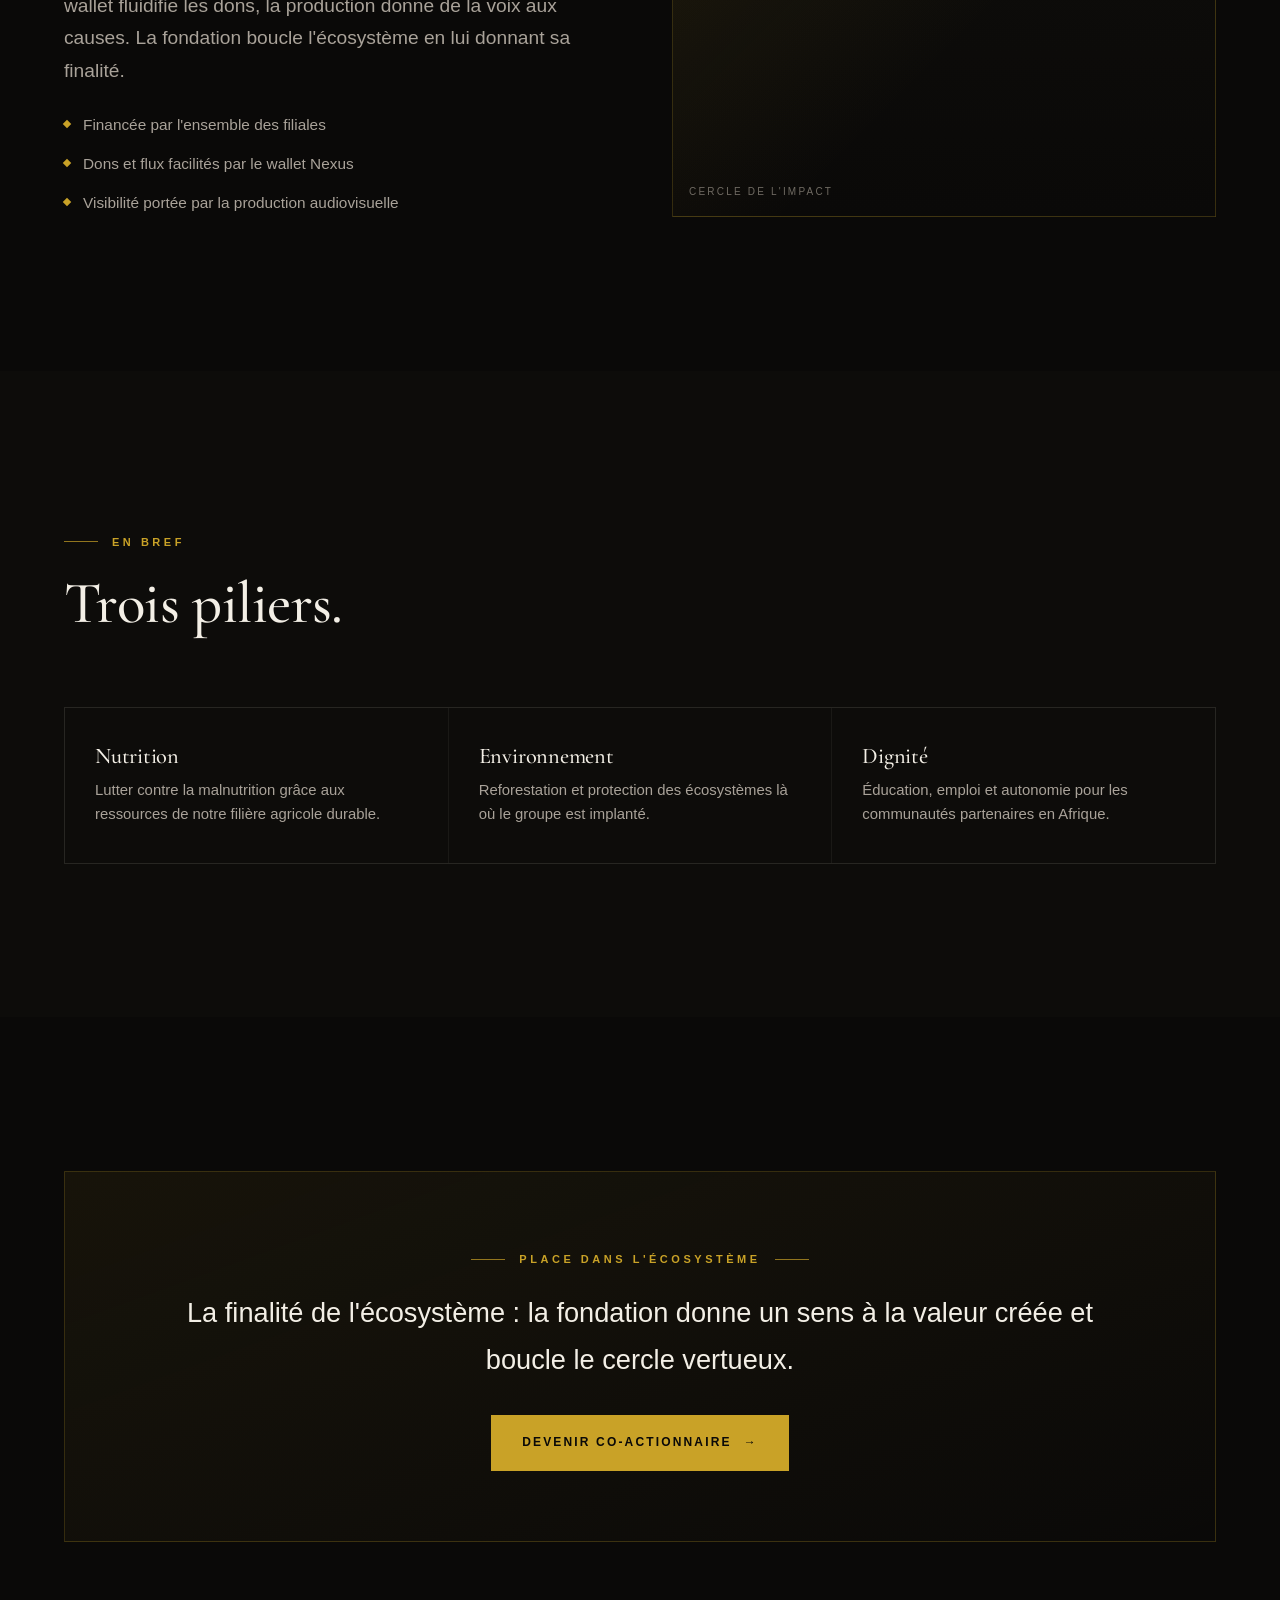
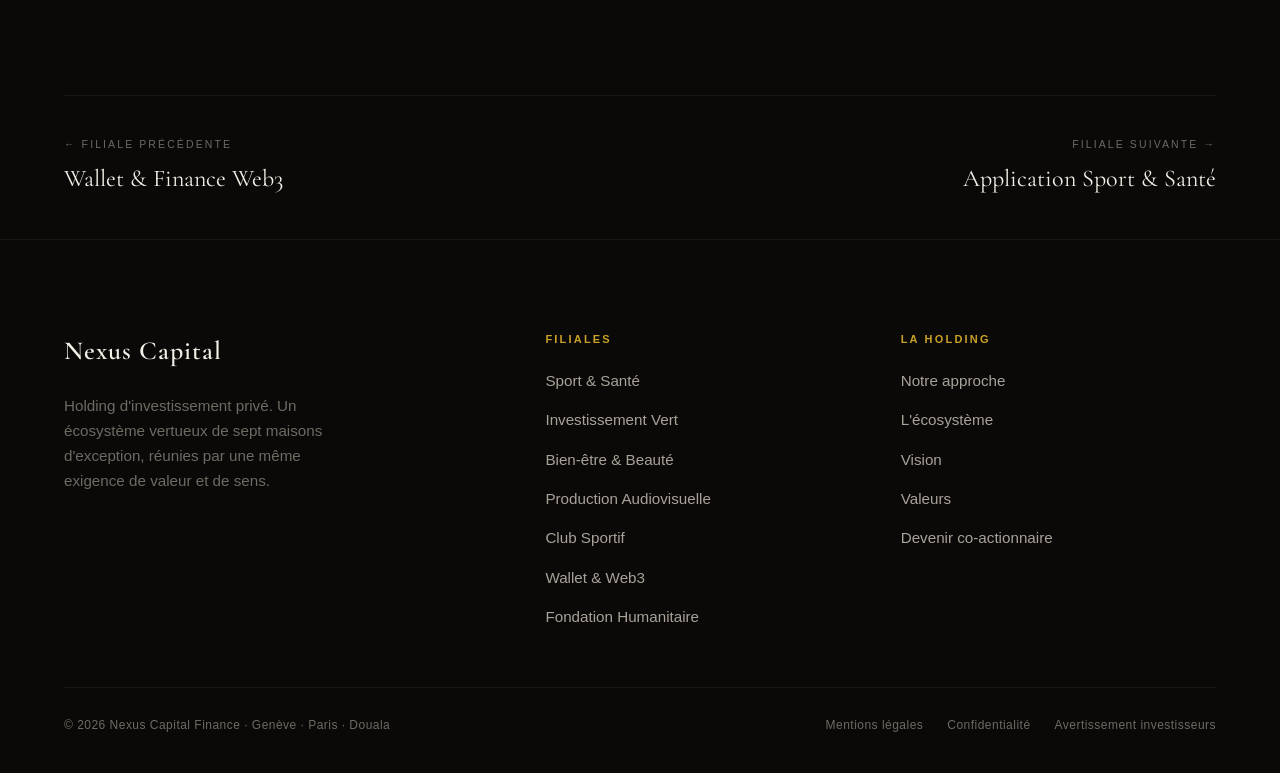
<file: filiales/fondation-humanitaire.html>
<!DOCTYPE html>
<html lang="fr">
<head>
<meta charset="UTF-8" />
<meta name="viewport" content="width=device-width, initial-scale=1.0" />
<title>Fondation Humanitaire — Nexus Capital Finance</title>
<meta name="description" content="Fondation Humanitaire — une filiale de l'écosystème Nexus Capital Finance. Notre raison d'être. La fondation lutte contre la malnutrition, la pauvreté et la déforestation à travers des projets durables en Afrique, financés par la réussite de l'écosystème." />
<link rel="preconnect" href="https://fonts.googleapis.com" />
<link rel="preconnect" href="https://fonts.gstatic.com" crossorigin />
<link href="https://fonts.googleapis.com/css2?family=Cormorant+Garamond:ital,wght@0,400;0,500;0,600;1,400;1,500&display=swap" rel="stylesheet" />
<link rel="stylesheet" href="../css/style.css" />
</head>
<body data-page="filiale">

<div class="grain" aria-hidden="true"></div>

<!-- ===================== EN-TÊTE ===================== -->
<header class="nav scrolled" aria-label="Navigation principale">
  <a class="brand" href="../index.html" aria-label="Nexus Capital Finance — accueil">
    <svg class="brand__mark" viewBox="0 0 40 40" fill="none" aria-hidden="true">
      <rect x="1.5" y="1.5" width="37" height="37" stroke="#C9A227" stroke-width="1"/>
      <path d="M12 28V12l16 16V12" stroke="#C9A227" stroke-width="1.3" stroke-linecap="square"/>
    </svg>
    <span class="brand__txt">
      <span class="brand__name">Nexus Capital</span>
      <span class="brand__sub">Finance</span>
    </span>
  </a>
  <nav class="nav__links" aria-label="Sections">
    <a class="nav__link" href="../index.html#holding">La Holding</a>
    <a class="nav__link" href="../index.html#filiales">Filiales</a>
    <a class="nav__link" href="../index.html#ecosysteme">Écosystème</a>
    <a class="nav__link" href="../index.html#vision">Vision</a>
    <a class="nav__cta btn btn--ghost" href="../index.html#contact">Devenir co-actionnaire</a>
  </nav>
  <button class="nav__burger" aria-label="Ouvrir le menu" aria-expanded="false" aria-controls="mobile-menu">
    <span></span><span></span><span></span>
  </button>
</header>
<div class="mobile-menu" id="mobile-menu">
  <a href="../index.html#holding"><span class="num">01</span> La Holding</a>
  <a href="../index.html#filiales"><span class="num">02</span> Filiales</a>
  <a href="../index.html#ecosysteme"><span class="num">03</span> Écosystème</a>
  <a href="../index.html#vision"><span class="num">04</span> Vision</a>
  <a href="../index.html#contact"><span class="num">05</span> Co-actionnaire</a>
</div>

<main>

<!-- ============ SUB-HERO ============ -->
<section class="subhero">
  <div class="subhero__bg" aria-hidden="true"></div>
  <span class="subhero__idx" aria-hidden="true">07</span>
  <div class="wrap subhero__inner">
    <nav class="crumb reveal" aria-label="Fil d'Ariane">
      <a href="../index.html">Accueil</a>
      <span class="sep" aria-hidden="true">/</span>
      <a href="../index.html#filiales">Filiales</a>
      <span class="sep" aria-hidden="true">/</span>
      <span class="cur">Fondation Humanitaire</span>
    </nav>
    <span class="eyebrow reveal">Filiale 07 · Raison d'être</span>
    <h1 class="subhero__title reveal" data-d="1" style="margin-top:20px">Fondation<br />Humanitaire</h1>
    <p class="lead subhero__lead reveal" data-d="2">Notre raison d'être. La fondation lutte contre la malnutrition, la pauvreté et la déforestation à travers des projets durables en Afrique, financés par la réussite de l'écosystème.</p>
    <div class="subhero__tags reveal" data-d="3">
      <span class="tag">Anti-malnutrition</span>
      <span class="tag">Lutte contre la pauvreté</span>
      <span class="tag">Reforestation</span>
      <span class="tag">Projets durables</span>
      <span class="tag">Afrique</span>
    </div>
  </div>
</section>

<!-- ============ FEATURES ============ -->
<section class="section">
  <div class="wrap">
    <div class="feature">
      <div class="feature__media reveal" data-label="Projets de terrain" aria-hidden="true"></div>
      <div class="reveal" data-d="1">
        <span class="eyebrow feature__kick">Rendre au monde</span>
        <h2 class="feature__t">La réussite, mise au service du réel.</h2>
        <p class="lead">La fondation transforme une part de la valeur créée par le groupe en impact concret : nutrition, accès à l'éducation, reforestation. Le moringa cultivé par notre filière agricole y joue un rôle central.</p>
        <ul class="feature__list">
          <li><span class="d" aria-hidden="true"></span>Programmes nutritionnels contre la malnutrition</li>
          <li><span class="d" aria-hidden="true"></span>Reforestation et préservation des sols</li>
          <li><span class="d" aria-hidden="true"></span>Soutien à l'éducation et à l'emploi local</li>
        </ul>
      </div>
    </div>
    <div class="feature feature--rev">
      <div class="reveal" data-d="1">
        <span class="eyebrow feature__kick">Un financement vertueux</span>
        <h2 class="feature__t">Quand la performance finance le sens.</h2>
        <p class="lead">Chaque maison contribue : l'agriculture fournit la matière, le wallet fluidifie les dons, la production donne de la voix aux causes. La fondation boucle l'écosystème en lui donnant sa finalité.</p>
        <ul class="feature__list">
          <li><span class="d" aria-hidden="true"></span>Financée par l'ensemble des filiales</li>
          <li><span class="d" aria-hidden="true"></span>Dons et flux facilités par le wallet Nexus</li>
          <li><span class="d" aria-hidden="true"></span>Visibilité portée par la production audiovisuelle</li>
        </ul>
      </div>
      <div class="feature__media reveal" data-label="Cercle de l'impact" aria-hidden="true"></div>
    </div>
  </div>
</section>

<!-- ============ OFFRE / PILIERS ============ -->
<section class="section bg-alt">
  <div class="wrap">
    <div class="sec-head">
      <div class="reveal">
        <span class="eyebrow">En bref</span>
        <h2 class="h2 sec-head__title" style="margin-top:22px">Trois piliers.</h2>
      </div>
    </div>
    <div class="offer-grid">
      <div class="offer reveal"><h3 class="offer__t">Nutrition</h3><p class="offer__d">Lutter contre la malnutrition grâce aux ressources de notre filière agricole durable.</p></div>
      <div class="offer reveal"><h3 class="offer__t">Environnement</h3><p class="offer__d">Reforestation et protection des écosystèmes là où le groupe est implanté.</p></div>
      <div class="offer reveal"><h3 class="offer__t">Dignité</h3><p class="offer__d">Éducation, emploi et autonomie pour les communautés partenaires en Afrique.</p></div>
    </div>
  </div>
</section>

<!-- ============ SYNERGIE / CROSSBAND ============ -->
<section class="section">
  <div class="wrap">
    <div class="crossband reveal">
      <span class="eyebrow center">Place dans l'écosystème</span>
      <p class="lead" style="font-size:clamp(1.2rem,2.2vw,1.7rem);color:var(--c-cream)">La finalité de l'écosystème : la fondation donne un sens à la valeur créée et boucle le cercle vertueux.</p>
      <a class="btn btn--solid" href="../index.html#contact">Devenir co-actionnaire <span class="arr" aria-hidden="true">→</span></a>
    </div>
  </div>
</section>

<!-- ============ NAV FILIALES PREV / NEXT ============ -->
<section class="wrap">
  <div class="subnav">
    <a class="prev" href="wallet-web3.html">
      <span class="lab">← Filiale précédente</span>
      <span class="nm">Wallet & Finance Web3</span>
    </a>
    <a class="next" href="sport-sante.html">
      <span class="lab">Filiale suivante →</span>
      <span class="nm">Application Sport & Santé</span>
    </a>
  </div>
</section>

</main>

<footer class="footer">
  <div class="wrap">
    <div class="footer__top">
      <div class="footer__brand">
        <span class="brand__name" style="font-family:var(--serif);font-size:26px;color:var(--c-cream)">Nexus Capital</span>
        <p class="footer__tag">Holding d'investissement privé. Un écosystème vertueux de sept maisons d'exception, réunies par une même exigence de valeur et de sens.</p>
      </div>
      <div class="footer__col">
        <h4>Filiales</h4>
        <ul>
          <li><a href="sport-sante.html">Sport &amp; Santé</a></li>
          <li><a href="investissement-vert.html">Investissement Vert</a></li>
          <li><a href="bien-etre-beaute.html">Bien-être &amp; Beauté</a></li>
          <li><a href="production-audiovisuelle.html">Production Audiovisuelle</a></li>
          <li><a href="club-sportif.html">Club Sportif</a></li>
          <li><a href="wallet-web3.html">Wallet &amp; Web3</a></li>
          <li><a href="fondation-humanitaire.html">Fondation Humanitaire</a></li>
        </ul>
      </div>
      <div class="footer__col">
        <h4>La Holding</h4>
        <ul>
          <li><a href="../index.html#holding">Notre approche</a></li>
          <li><a href="../index.html#ecosysteme">L'écosystème</a></li>
          <li><a href="../index.html#vision">Vision</a></li>
          <li><a href="../index.html#valeurs">Valeurs</a></li>
          <li><a href="../index.html#contact">Devenir co-actionnaire</a></li>
        </ul>
      </div>
    </div>
    <div class="footer__bottom">
      <p>© <span class="js-year">2026</span> Nexus Capital Finance · Genève · Paris · Douala</p>
      <div class="footer__legal">
        <a href="#">Mentions légales</a>
        <a href="#">Confidentialité</a>
        <a href="#">Avertissement investisseurs</a>
      </div>
    </div>
  </div>
</footer>

<script src="../js/main.js"></script>
</body>
</html>
</file>
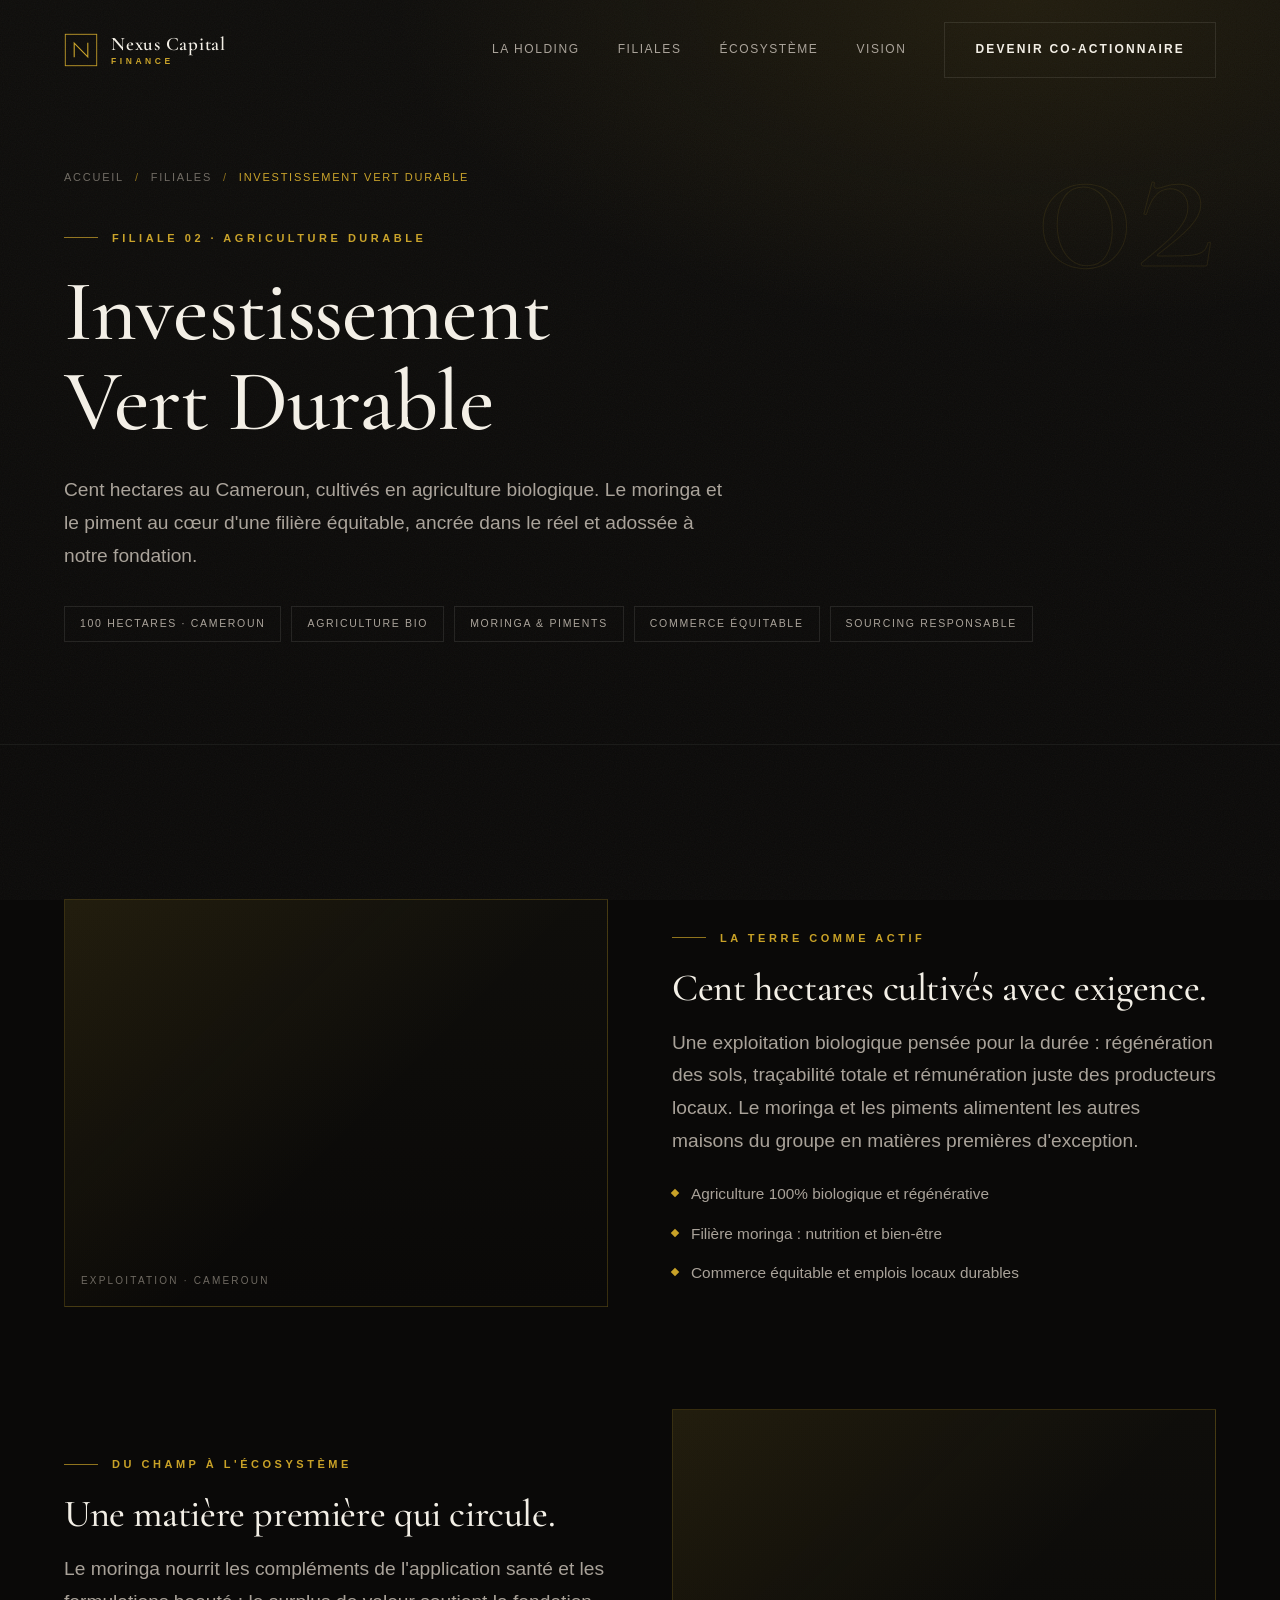
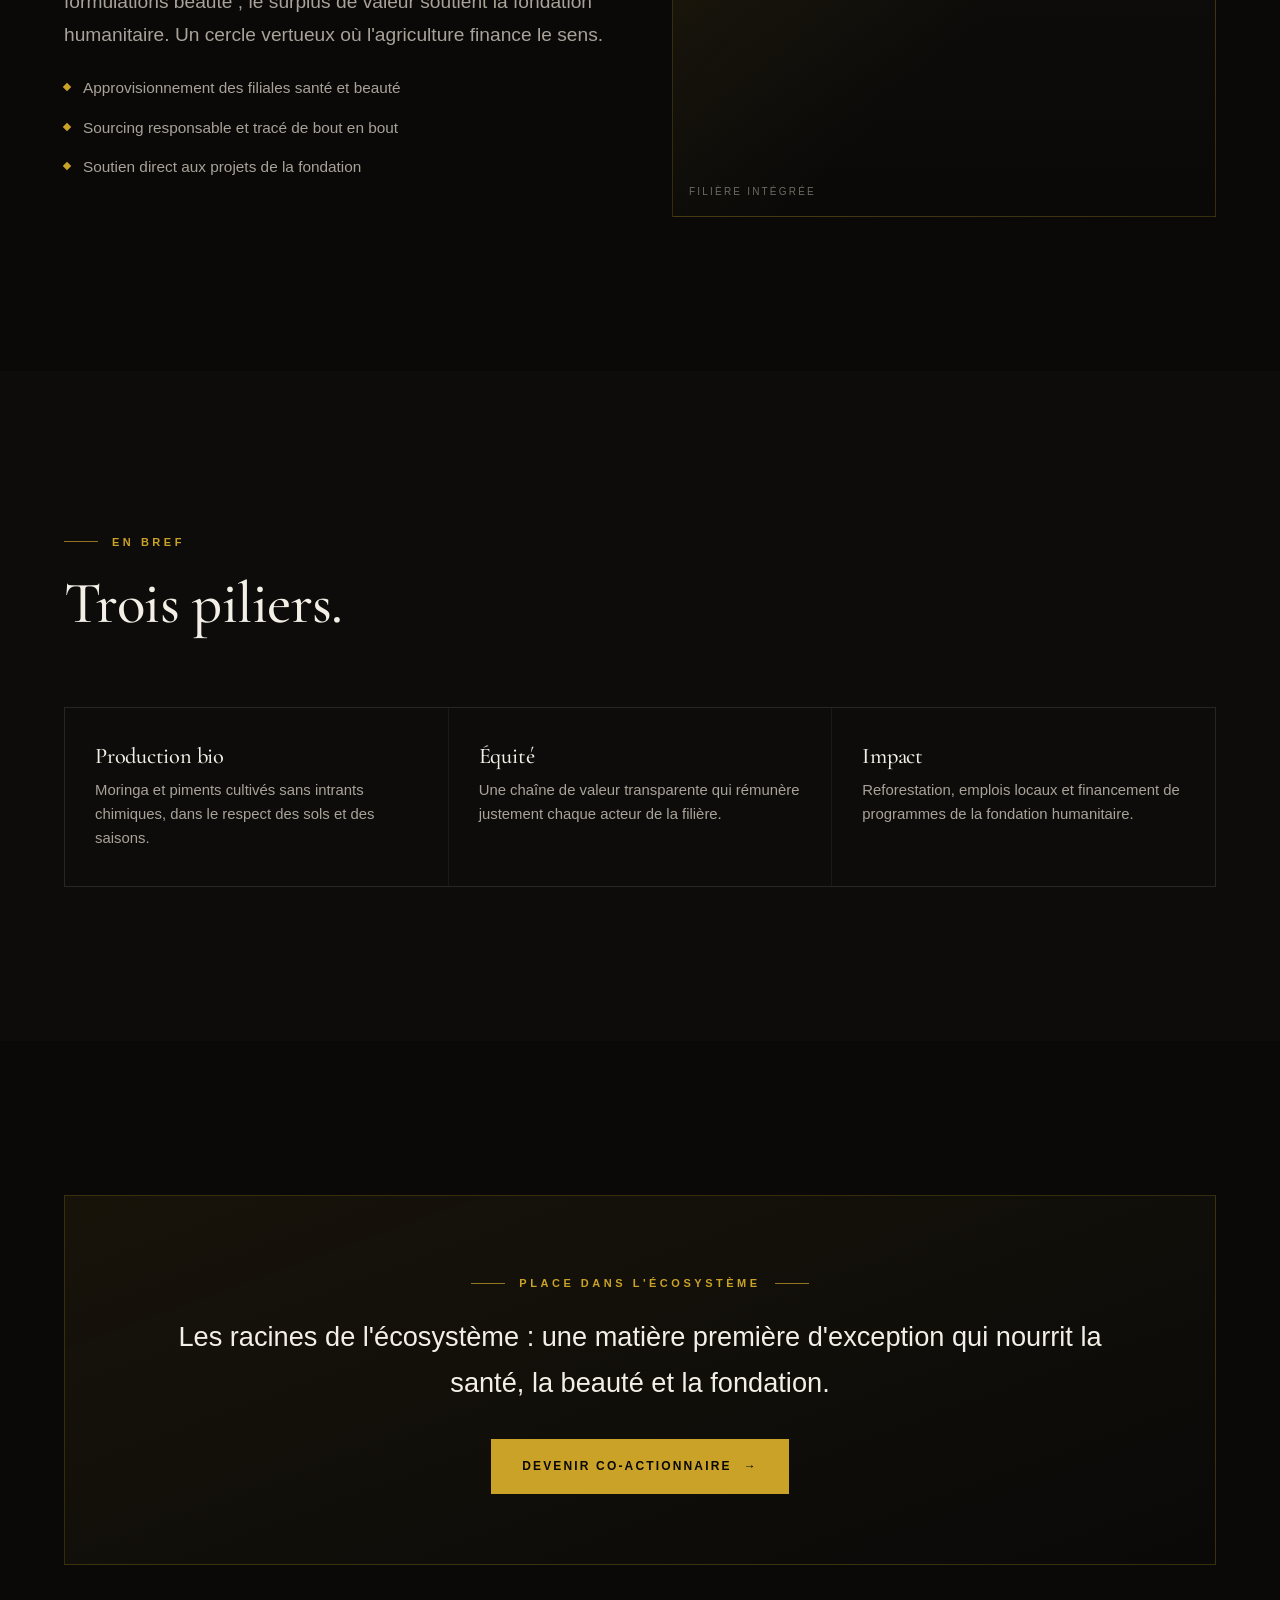
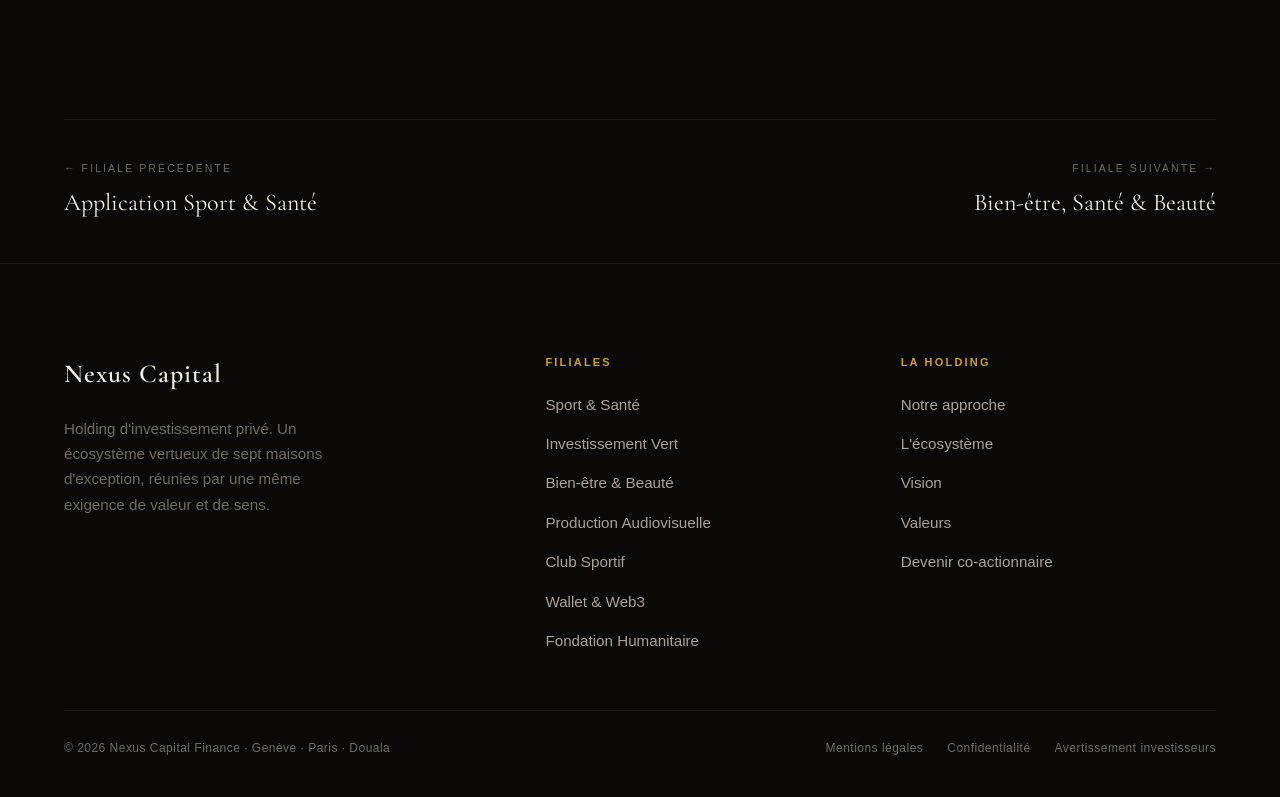
<file: filiales/investissement-vert.html>
<!DOCTYPE html>
<html lang="fr">
<head>
<meta charset="UTF-8" />
<meta name="viewport" content="width=device-width, initial-scale=1.0" />
<title>Investissement Vert Durable — Nexus Capital Finance</title>
<meta name="description" content="Investissement Vert Durable — une filiale de l'écosystème Nexus Capital Finance. Cent hectares au Cameroun, cultivés en agriculture biologique. Le moringa et le piment au cœur d'une filière équitable, ancrée dans le réel et adossée à notre fondation." />
<link rel="preconnect" href="https://fonts.googleapis.com" />
<link rel="preconnect" href="https://fonts.gstatic.com" crossorigin />
<link href="https://fonts.googleapis.com/css2?family=Cormorant+Garamond:ital,wght@0,400;0,500;0,600;1,400;1,500&display=swap" rel="stylesheet" />
<link rel="stylesheet" href="../css/style.css" />
</head>
<body data-page="filiale">

<div class="grain" aria-hidden="true"></div>

<!-- ===================== EN-TÊTE ===================== -->
<header class="nav scrolled" aria-label="Navigation principale">
  <a class="brand" href="../index.html" aria-label="Nexus Capital Finance — accueil">
    <svg class="brand__mark" viewBox="0 0 40 40" fill="none" aria-hidden="true">
      <rect x="1.5" y="1.5" width="37" height="37" stroke="#C9A227" stroke-width="1"/>
      <path d="M12 28V12l16 16V12" stroke="#C9A227" stroke-width="1.3" stroke-linecap="square"/>
    </svg>
    <span class="brand__txt">
      <span class="brand__name">Nexus Capital</span>
      <span class="brand__sub">Finance</span>
    </span>
  </a>
  <nav class="nav__links" aria-label="Sections">
    <a class="nav__link" href="../index.html#holding">La Holding</a>
    <a class="nav__link" href="../index.html#filiales">Filiales</a>
    <a class="nav__link" href="../index.html#ecosysteme">Écosystème</a>
    <a class="nav__link" href="../index.html#vision">Vision</a>
    <a class="nav__cta btn btn--ghost" href="../index.html#contact">Devenir co-actionnaire</a>
  </nav>
  <button class="nav__burger" aria-label="Ouvrir le menu" aria-expanded="false" aria-controls="mobile-menu">
    <span></span><span></span><span></span>
  </button>
</header>
<div class="mobile-menu" id="mobile-menu">
  <a href="../index.html#holding"><span class="num">01</span> La Holding</a>
  <a href="../index.html#filiales"><span class="num">02</span> Filiales</a>
  <a href="../index.html#ecosysteme"><span class="num">03</span> Écosystème</a>
  <a href="../index.html#vision"><span class="num">04</span> Vision</a>
  <a href="../index.html#contact"><span class="num">05</span> Co-actionnaire</a>
</div>

<main>

<!-- ============ SUB-HERO ============ -->
<section class="subhero">
  <div class="subhero__bg" aria-hidden="true"></div>
  <span class="subhero__idx" aria-hidden="true">02</span>
  <div class="wrap subhero__inner">
    <nav class="crumb reveal" aria-label="Fil d'Ariane">
      <a href="../index.html">Accueil</a>
      <span class="sep" aria-hidden="true">/</span>
      <a href="../index.html#filiales">Filiales</a>
      <span class="sep" aria-hidden="true">/</span>
      <span class="cur">Investissement Vert Durable</span>
    </nav>
    <span class="eyebrow reveal">Filiale 02 · Agriculture durable</span>
    <h1 class="subhero__title reveal" data-d="1" style="margin-top:20px">Investissement<br />Vert Durable</h1>
    <p class="lead subhero__lead reveal" data-d="2">Cent hectares au Cameroun, cultivés en agriculture biologique. Le moringa et le piment au cœur d'une filière équitable, ancrée dans le réel et adossée à notre fondation.</p>
    <div class="subhero__tags reveal" data-d="3">
      <span class="tag">100 hectares · Cameroun</span>
      <span class="tag">Agriculture bio</span>
      <span class="tag">Moringa &amp; piments</span>
      <span class="tag">Commerce équitable</span>
      <span class="tag">Sourcing responsable</span>
    </div>
  </div>
</section>

<!-- ============ FEATURES ============ -->
<section class="section">
  <div class="wrap">
    <div class="feature">
      <div class="feature__media reveal" data-label="Exploitation · Cameroun" aria-hidden="true"></div>
      <div class="reveal" data-d="1">
        <span class="eyebrow feature__kick">La terre comme actif</span>
        <h2 class="feature__t">Cent hectares cultivés avec exigence.</h2>
        <p class="lead">Une exploitation biologique pensée pour la durée : régénération des sols, traçabilité totale et rémunération juste des producteurs locaux. Le moringa et les piments alimentent les autres maisons du groupe en matières premières d'exception.</p>
        <ul class="feature__list">
          <li><span class="d" aria-hidden="true"></span>Agriculture 100% biologique et régénérative</li>
          <li><span class="d" aria-hidden="true"></span>Filière moringa : nutrition et bien-être</li>
          <li><span class="d" aria-hidden="true"></span>Commerce équitable et emplois locaux durables</li>
        </ul>
      </div>
    </div>
    <div class="feature feature--rev">
      <div class="reveal" data-d="1">
        <span class="eyebrow feature__kick">Du champ à l'écosystème</span>
        <h2 class="feature__t">Une matière première qui circule.</h2>
        <p class="lead">Le moringa nourrit les compléments de l'application santé et les formulations beauté ; le surplus de valeur soutient la fondation humanitaire. Un cercle vertueux où l'agriculture finance le sens.</p>
        <ul class="feature__list">
          <li><span class="d" aria-hidden="true"></span>Approvisionnement des filiales santé et beauté</li>
          <li><span class="d" aria-hidden="true"></span>Sourcing responsable et tracé de bout en bout</li>
          <li><span class="d" aria-hidden="true"></span>Soutien direct aux projets de la fondation</li>
        </ul>
      </div>
      <div class="feature__media reveal" data-label="Filière intégrée" aria-hidden="true"></div>
    </div>
  </div>
</section>

<!-- ============ OFFRE / PILIERS ============ -->
<section class="section bg-alt">
  <div class="wrap">
    <div class="sec-head">
      <div class="reveal">
        <span class="eyebrow">En bref</span>
        <h2 class="h2 sec-head__title" style="margin-top:22px">Trois piliers.</h2>
      </div>
    </div>
    <div class="offer-grid">
      <div class="offer reveal"><h3 class="offer__t">Production bio</h3><p class="offer__d">Moringa et piments cultivés sans intrants chimiques, dans le respect des sols et des saisons.</p></div>
      <div class="offer reveal"><h3 class="offer__t">Équité</h3><p class="offer__d">Une chaîne de valeur transparente qui rémunère justement chaque acteur de la filière.</p></div>
      <div class="offer reveal"><h3 class="offer__t">Impact</h3><p class="offer__d">Reforestation, emplois locaux et financement de programmes de la fondation humanitaire.</p></div>
    </div>
  </div>
</section>

<!-- ============ SYNERGIE / CROSSBAND ============ -->
<section class="section">
  <div class="wrap">
    <div class="crossband reveal">
      <span class="eyebrow center">Place dans l'écosystème</span>
      <p class="lead" style="font-size:clamp(1.2rem,2.2vw,1.7rem);color:var(--c-cream)">Les racines de l'écosystème : une matière première d'exception qui nourrit la santé, la beauté et la fondation.</p>
      <a class="btn btn--solid" href="../index.html#contact">Devenir co-actionnaire <span class="arr" aria-hidden="true">→</span></a>
    </div>
  </div>
</section>

<!-- ============ NAV FILIALES PREV / NEXT ============ -->
<section class="wrap">
  <div class="subnav">
    <a class="prev" href="sport-sante.html">
      <span class="lab">← Filiale précédente</span>
      <span class="nm">Application Sport & Santé</span>
    </a>
    <a class="next" href="bien-etre-beaute.html">
      <span class="lab">Filiale suivante →</span>
      <span class="nm">Bien-être, Santé & Beauté</span>
    </a>
  </div>
</section>

</main>

<footer class="footer">
  <div class="wrap">
    <div class="footer__top">
      <div class="footer__brand">
        <span class="brand__name" style="font-family:var(--serif);font-size:26px;color:var(--c-cream)">Nexus Capital</span>
        <p class="footer__tag">Holding d'investissement privé. Un écosystème vertueux de sept maisons d'exception, réunies par une même exigence de valeur et de sens.</p>
      </div>
      <div class="footer__col">
        <h4>Filiales</h4>
        <ul>
          <li><a href="sport-sante.html">Sport &amp; Santé</a></li>
          <li><a href="investissement-vert.html">Investissement Vert</a></li>
          <li><a href="bien-etre-beaute.html">Bien-être &amp; Beauté</a></li>
          <li><a href="production-audiovisuelle.html">Production Audiovisuelle</a></li>
          <li><a href="club-sportif.html">Club Sportif</a></li>
          <li><a href="wallet-web3.html">Wallet &amp; Web3</a></li>
          <li><a href="fondation-humanitaire.html">Fondation Humanitaire</a></li>
        </ul>
      </div>
      <div class="footer__col">
        <h4>La Holding</h4>
        <ul>
          <li><a href="../index.html#holding">Notre approche</a></li>
          <li><a href="../index.html#ecosysteme">L'écosystème</a></li>
          <li><a href="../index.html#vision">Vision</a></li>
          <li><a href="../index.html#valeurs">Valeurs</a></li>
          <li><a href="../index.html#contact">Devenir co-actionnaire</a></li>
        </ul>
      </div>
    </div>
    <div class="footer__bottom">
      <p>© <span class="js-year">2026</span> Nexus Capital Finance · Genève · Paris · Douala</p>
      <div class="footer__legal">
        <a href="#">Mentions légales</a>
        <a href="#">Confidentialité</a>
        <a href="#">Avertissement investisseurs</a>
      </div>
    </div>
  </div>
</footer>

<script src="../js/main.js"></script>
</body>
</html>
</file>
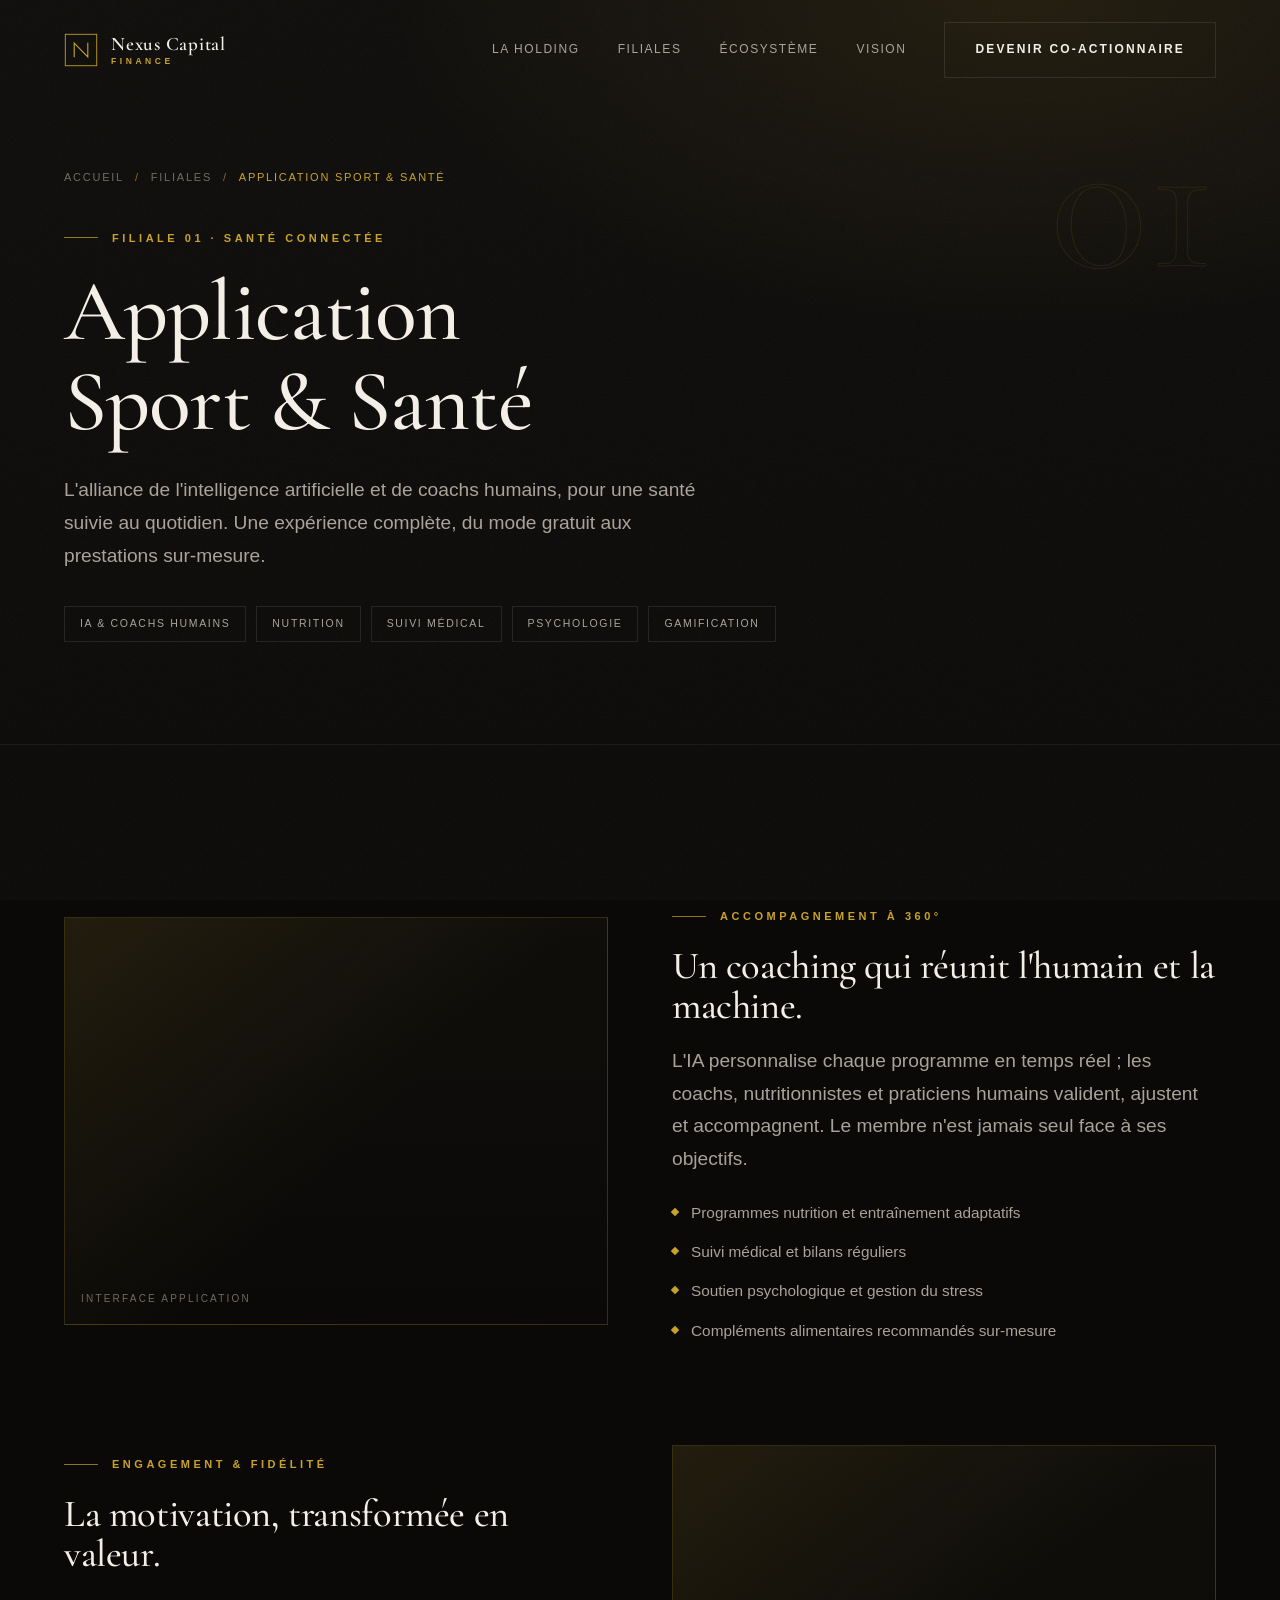
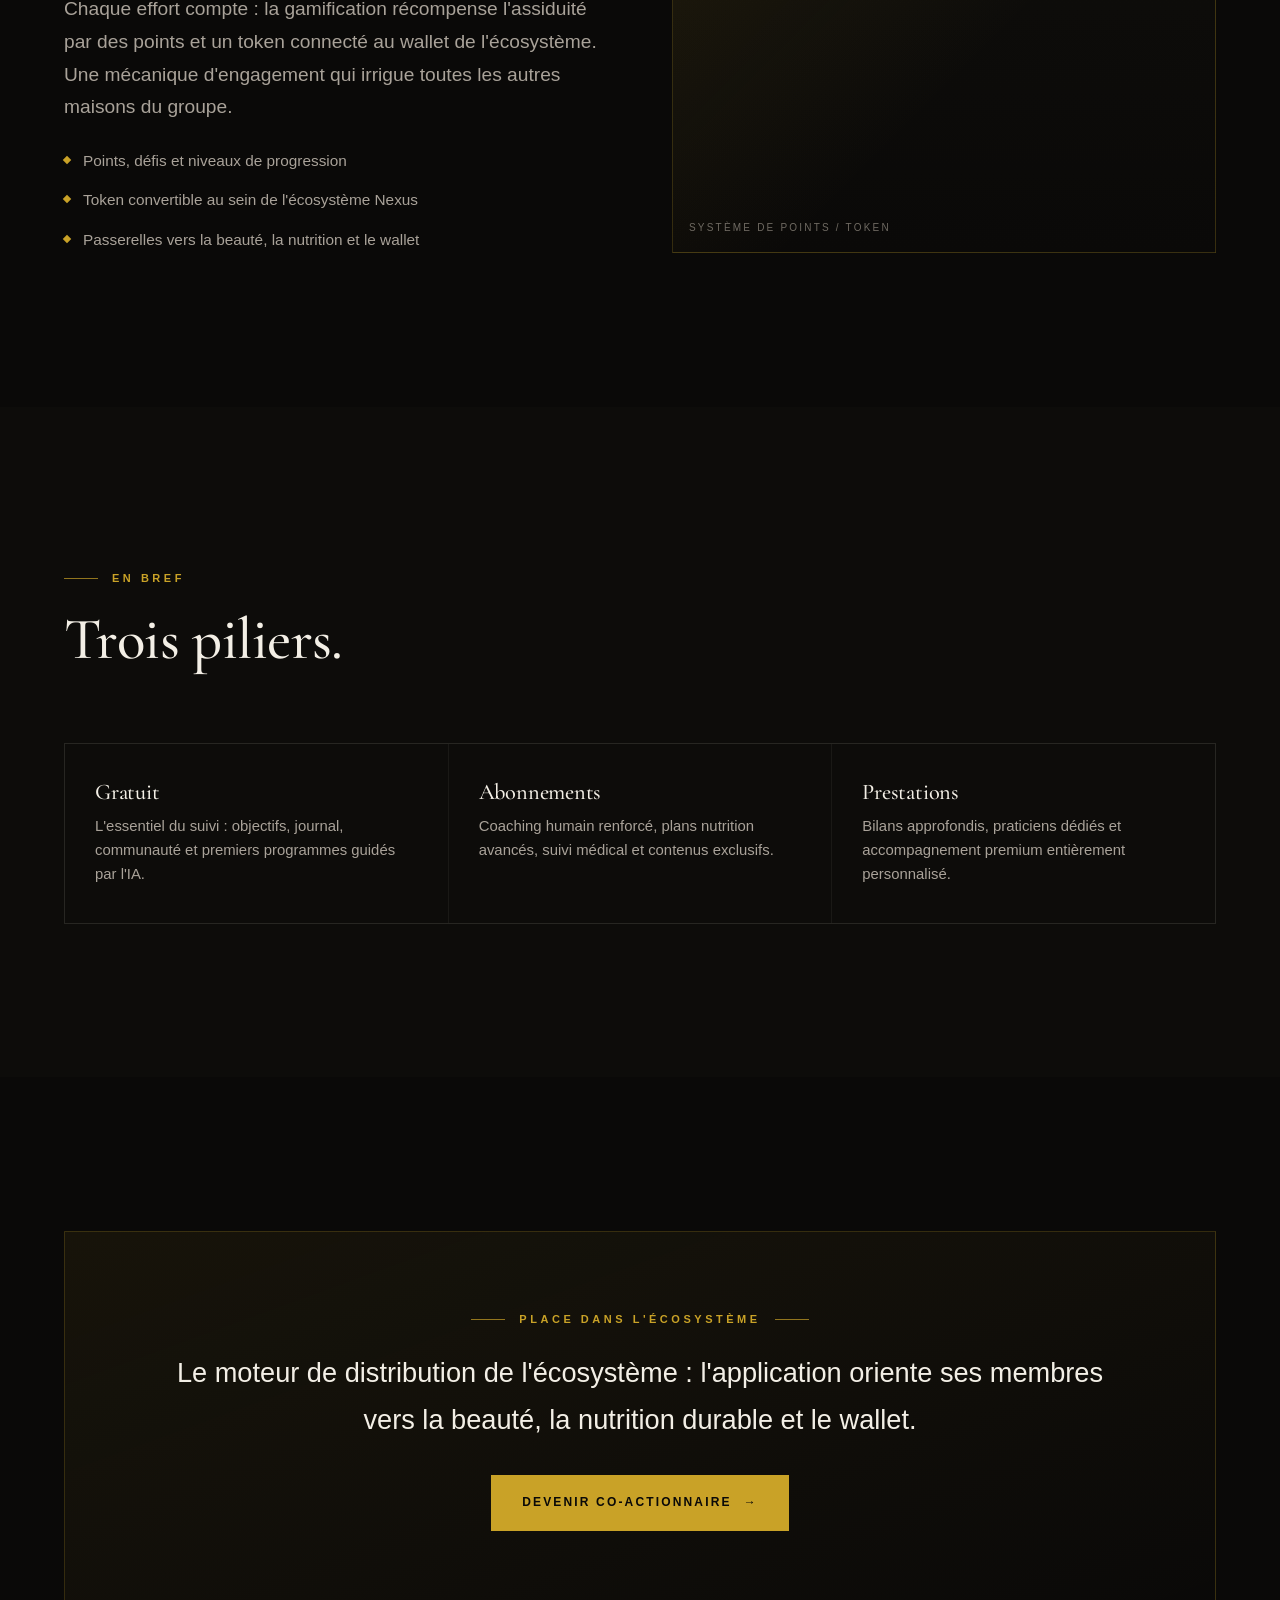
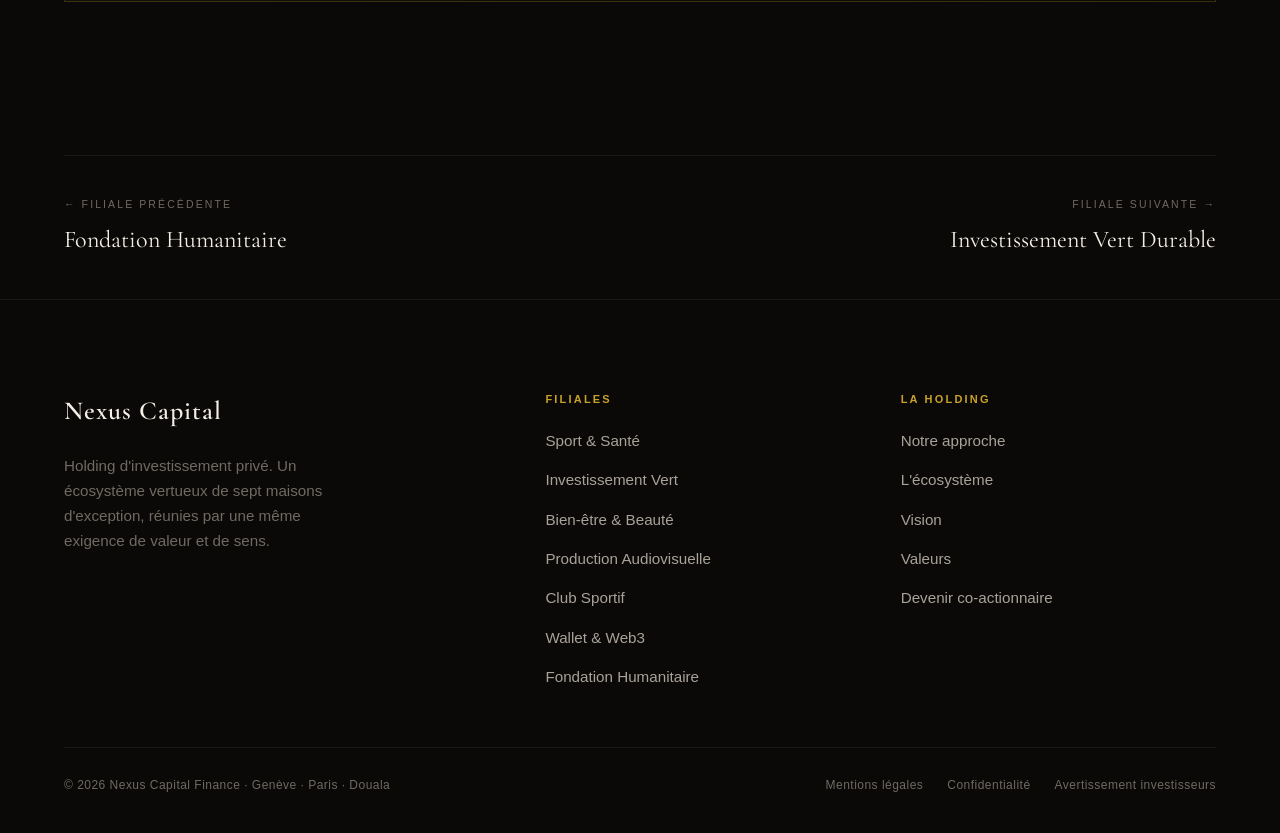
<file: filiales/sport-sante.html>
<!DOCTYPE html>
<html lang="fr">
<head>
<meta charset="UTF-8" />
<meta name="viewport" content="width=device-width, initial-scale=1.0" />
<title>Application Sport & Santé — Nexus Capital Finance</title>
<meta name="description" content="Application Sport & Santé — une filiale de l'écosystème Nexus Capital Finance. L'alliance de l'intelligence artificielle et de coachs humains, pour une santé suivie au quotidien. Une expérience complète, du mode gratuit aux prestations sur-mesure." />
<link rel="preconnect" href="https://fonts.googleapis.com" />
<link rel="preconnect" href="https://fonts.gstatic.com" crossorigin />
<link href="https://fonts.googleapis.com/css2?family=Cormorant+Garamond:ital,wght@0,400;0,500;0,600;1,400;1,500&display=swap" rel="stylesheet" />
<link rel="stylesheet" href="../css/style.css" />
</head>
<body data-page="filiale">

<div class="grain" aria-hidden="true"></div>

<!-- ===================== EN-TÊTE ===================== -->
<header class="nav scrolled" aria-label="Navigation principale">
  <a class="brand" href="../index.html" aria-label="Nexus Capital Finance — accueil">
    <svg class="brand__mark" viewBox="0 0 40 40" fill="none" aria-hidden="true">
      <rect x="1.5" y="1.5" width="37" height="37" stroke="#C9A227" stroke-width="1"/>
      <path d="M12 28V12l16 16V12" stroke="#C9A227" stroke-width="1.3" stroke-linecap="square"/>
    </svg>
    <span class="brand__txt">
      <span class="brand__name">Nexus Capital</span>
      <span class="brand__sub">Finance</span>
    </span>
  </a>
  <nav class="nav__links" aria-label="Sections">
    <a class="nav__link" href="../index.html#holding">La Holding</a>
    <a class="nav__link" href="../index.html#filiales">Filiales</a>
    <a class="nav__link" href="../index.html#ecosysteme">Écosystème</a>
    <a class="nav__link" href="../index.html#vision">Vision</a>
    <a class="nav__cta btn btn--ghost" href="../index.html#contact">Devenir co-actionnaire</a>
  </nav>
  <button class="nav__burger" aria-label="Ouvrir le menu" aria-expanded="false" aria-controls="mobile-menu">
    <span></span><span></span><span></span>
  </button>
</header>
<div class="mobile-menu" id="mobile-menu">
  <a href="../index.html#holding"><span class="num">01</span> La Holding</a>
  <a href="../index.html#filiales"><span class="num">02</span> Filiales</a>
  <a href="../index.html#ecosysteme"><span class="num">03</span> Écosystème</a>
  <a href="../index.html#vision"><span class="num">04</span> Vision</a>
  <a href="../index.html#contact"><span class="num">05</span> Co-actionnaire</a>
</div>

<main>

<!-- ============ SUB-HERO ============ -->
<section class="subhero">
  <div class="subhero__bg" aria-hidden="true"></div>
  <span class="subhero__idx" aria-hidden="true">01</span>
  <div class="wrap subhero__inner">
    <nav class="crumb reveal" aria-label="Fil d'Ariane">
      <a href="../index.html">Accueil</a>
      <span class="sep" aria-hidden="true">/</span>
      <a href="../index.html#filiales">Filiales</a>
      <span class="sep" aria-hidden="true">/</span>
      <span class="cur">Application Sport & Santé</span>
    </nav>
    <span class="eyebrow reveal">Filiale 01 · Santé connectée</span>
    <h1 class="subhero__title reveal" data-d="1" style="margin-top:20px">Application<br />Sport &amp; Santé</h1>
    <p class="lead subhero__lead reveal" data-d="2">L'alliance de l'intelligence artificielle et de coachs humains, pour une santé suivie au quotidien. Une expérience complète, du mode gratuit aux prestations sur-mesure.</p>
    <div class="subhero__tags reveal" data-d="3">
      <span class="tag">IA &amp; coachs humains</span>
      <span class="tag">Nutrition</span>
      <span class="tag">Suivi médical</span>
      <span class="tag">Psychologie</span>
      <span class="tag">Gamification</span>
    </div>
  </div>
</section>

<!-- ============ FEATURES ============ -->
<section class="section">
  <div class="wrap">
    <div class="feature">
      <div class="feature__media reveal" data-label="Interface application" aria-hidden="true"></div>
      <div class="reveal" data-d="1">
        <span class="eyebrow feature__kick">Accompagnement à 360°</span>
        <h2 class="feature__t">Un coaching qui réunit l'humain et la machine.</h2>
        <p class="lead">L'IA personnalise chaque programme en temps réel ; les coachs, nutritionnistes et praticiens humains valident, ajustent et accompagnent. Le membre n'est jamais seul face à ses objectifs.</p>
        <ul class="feature__list">
          <li><span class="d" aria-hidden="true"></span>Programmes nutrition et entraînement adaptatifs</li>
          <li><span class="d" aria-hidden="true"></span>Suivi médical et bilans réguliers</li>
          <li><span class="d" aria-hidden="true"></span>Soutien psychologique et gestion du stress</li>
          <li><span class="d" aria-hidden="true"></span>Compléments alimentaires recommandés sur-mesure</li>
        </ul>
      </div>
    </div>
    <div class="feature feature--rev">
      <div class="reveal" data-d="1">
        <span class="eyebrow feature__kick">Engagement &amp; fidélité</span>
        <h2 class="feature__t">La motivation, transformée en valeur.</h2>
        <p class="lead">Chaque effort compte : la gamification récompense l'assiduité par des points et un token connecté au wallet de l'écosystème. Une mécanique d'engagement qui irrigue toutes les autres maisons du groupe.</p>
        <ul class="feature__list">
          <li><span class="d" aria-hidden="true"></span>Points, défis et niveaux de progression</li>
          <li><span class="d" aria-hidden="true"></span>Token convertible au sein de l'écosystème Nexus</li>
          <li><span class="d" aria-hidden="true"></span>Passerelles vers la beauté, la nutrition et le wallet</li>
        </ul>
      </div>
      <div class="feature__media reveal" data-label="Système de points / token" aria-hidden="true"></div>
    </div>
  </div>
</section>

<!-- ============ OFFRE / PILIERS ============ -->
<section class="section bg-alt">
  <div class="wrap">
    <div class="sec-head">
      <div class="reveal">
        <span class="eyebrow">En bref</span>
        <h2 class="h2 sec-head__title" style="margin-top:22px">Trois piliers.</h2>
      </div>
    </div>
    <div class="offer-grid">
      <div class="offer reveal"><h3 class="offer__t">Gratuit</h3><p class="offer__d">L'essentiel du suivi : objectifs, journal, communauté et premiers programmes guidés par l'IA.</p></div>
      <div class="offer reveal"><h3 class="offer__t">Abonnements</h3><p class="offer__d">Coaching humain renforcé, plans nutrition avancés, suivi médical et contenus exclusifs.</p></div>
      <div class="offer reveal"><h3 class="offer__t">Prestations</h3><p class="offer__d">Bilans approfondis, praticiens dédiés et accompagnement premium entièrement personnalisé.</p></div>
    </div>
  </div>
</section>

<!-- ============ SYNERGIE / CROSSBAND ============ -->
<section class="section">
  <div class="wrap">
    <div class="crossband reveal">
      <span class="eyebrow center">Place dans l'écosystème</span>
      <p class="lead" style="font-size:clamp(1.2rem,2.2vw,1.7rem);color:var(--c-cream)">Le moteur de distribution de l'écosystème : l'application oriente ses membres vers la beauté, la nutrition durable et le wallet.</p>
      <a class="btn btn--solid" href="../index.html#contact">Devenir co-actionnaire <span class="arr" aria-hidden="true">→</span></a>
    </div>
  </div>
</section>

<!-- ============ NAV FILIALES PREV / NEXT ============ -->
<section class="wrap">
  <div class="subnav">
    <a class="prev" href="fondation-humanitaire.html">
      <span class="lab">← Filiale précédente</span>
      <span class="nm">Fondation Humanitaire</span>
    </a>
    <a class="next" href="investissement-vert.html">
      <span class="lab">Filiale suivante →</span>
      <span class="nm">Investissement Vert Durable</span>
    </a>
  </div>
</section>

</main>

<footer class="footer">
  <div class="wrap">
    <div class="footer__top">
      <div class="footer__brand">
        <span class="brand__name" style="font-family:var(--serif);font-size:26px;color:var(--c-cream)">Nexus Capital</span>
        <p class="footer__tag">Holding d'investissement privé. Un écosystème vertueux de sept maisons d'exception, réunies par une même exigence de valeur et de sens.</p>
      </div>
      <div class="footer__col">
        <h4>Filiales</h4>
        <ul>
          <li><a href="sport-sante.html">Sport &amp; Santé</a></li>
          <li><a href="investissement-vert.html">Investissement Vert</a></li>
          <li><a href="bien-etre-beaute.html">Bien-être &amp; Beauté</a></li>
          <li><a href="production-audiovisuelle.html">Production Audiovisuelle</a></li>
          <li><a href="club-sportif.html">Club Sportif</a></li>
          <li><a href="wallet-web3.html">Wallet &amp; Web3</a></li>
          <li><a href="fondation-humanitaire.html">Fondation Humanitaire</a></li>
        </ul>
      </div>
      <div class="footer__col">
        <h4>La Holding</h4>
        <ul>
          <li><a href="../index.html#holding">Notre approche</a></li>
          <li><a href="../index.html#ecosysteme">L'écosystème</a></li>
          <li><a href="../index.html#vision">Vision</a></li>
          <li><a href="../index.html#valeurs">Valeurs</a></li>
          <li><a href="../index.html#contact">Devenir co-actionnaire</a></li>
        </ul>
      </div>
    </div>
    <div class="footer__bottom">
      <p>© <span class="js-year">2026</span> Nexus Capital Finance · Genève · Paris · Douala</p>
      <div class="footer__legal">
        <a href="#">Mentions légales</a>
        <a href="#">Confidentialité</a>
        <a href="#">Avertissement investisseurs</a>
      </div>
    </div>
  </div>
</footer>

<script src="../js/main.js"></script>
</body>
</html>
</file>
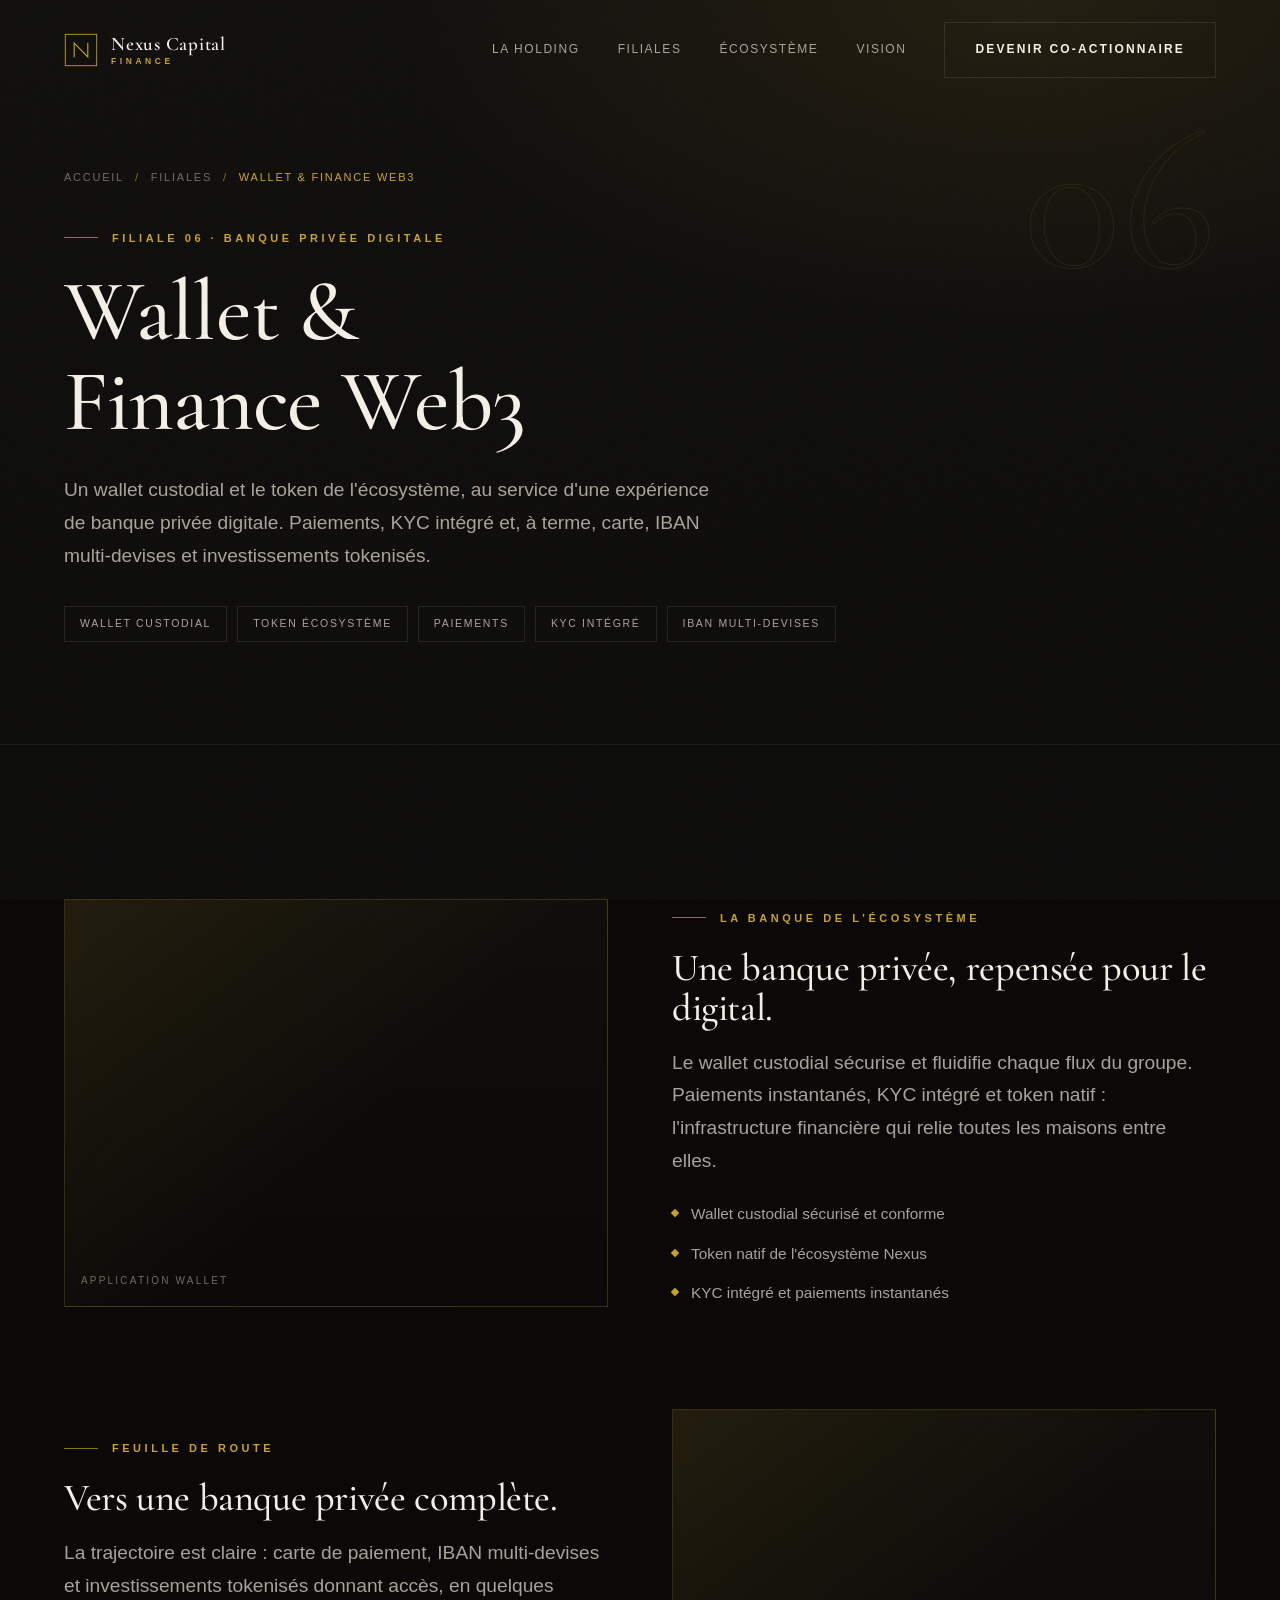
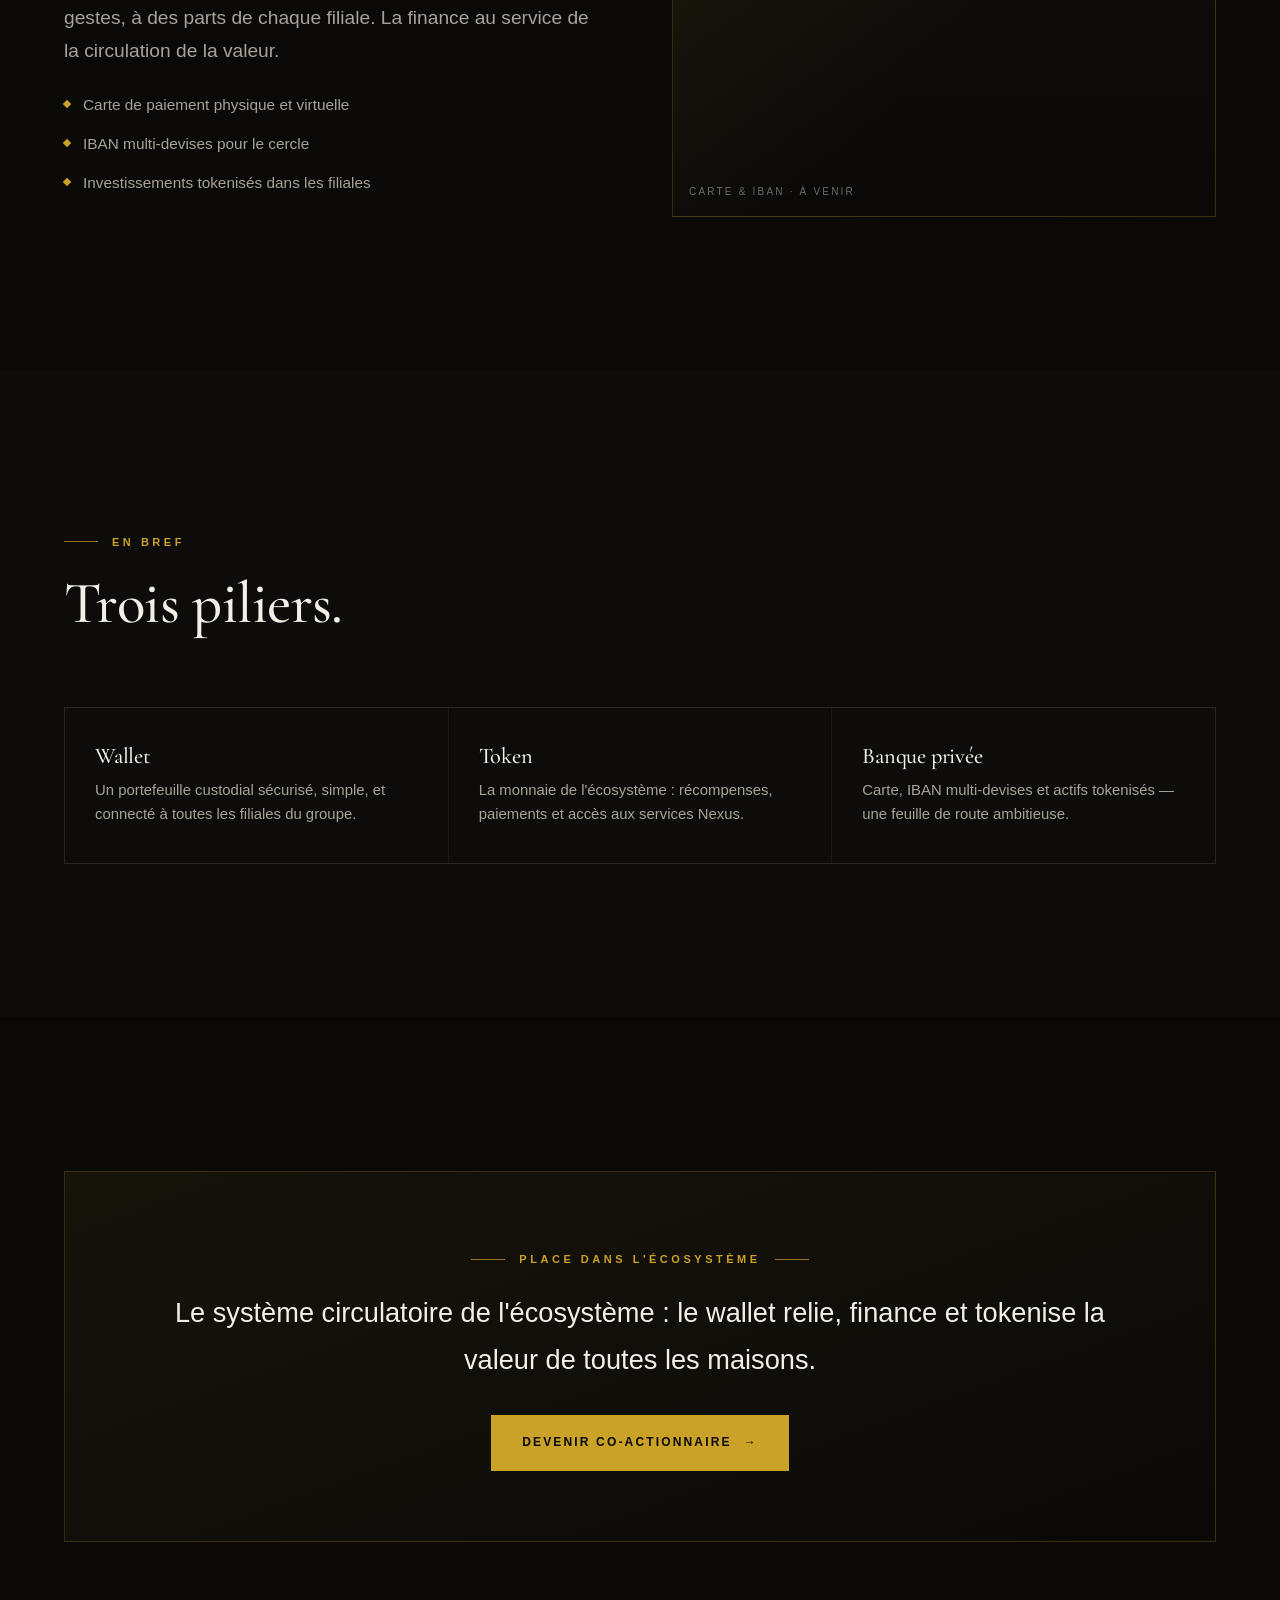
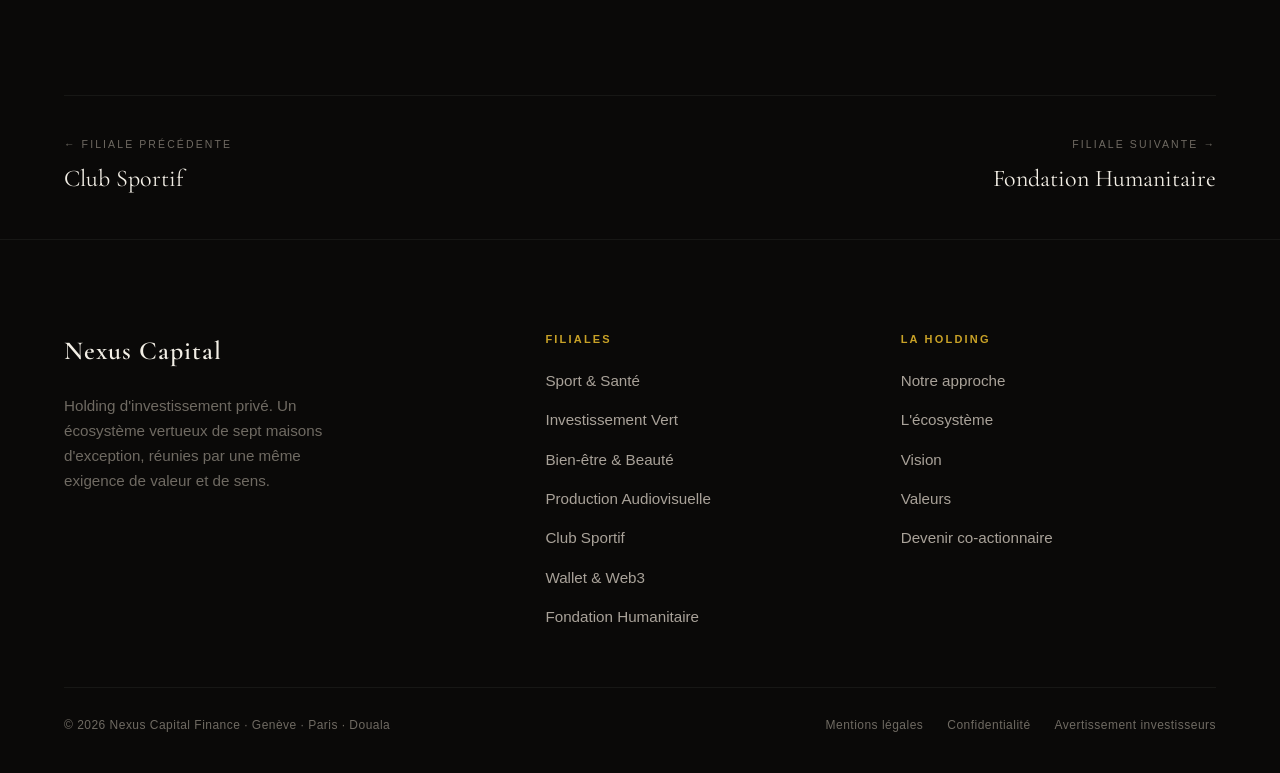
<file: filiales/wallet-web3.html>
<!DOCTYPE html>
<html lang="fr">
<head>
<meta charset="UTF-8" />
<meta name="viewport" content="width=device-width, initial-scale=1.0" />
<title>Wallet & Finance Web3 — Nexus Capital Finance</title>
<meta name="description" content="Wallet & Finance Web3 — une filiale de l'écosystème Nexus Capital Finance. Un wallet custodial et le token de l'écosystème, au service d'une expérience de banque privée digitale. Paiements, KYC intégré et, à terme, carte, IBAN multi-devises et investissements tokenisés." />
<link rel="preconnect" href="https://fonts.googleapis.com" />
<link rel="preconnect" href="https://fonts.gstatic.com" crossorigin />
<link href="https://fonts.googleapis.com/css2?family=Cormorant+Garamond:ital,wght@0,400;0,500;0,600;1,400;1,500&display=swap" rel="stylesheet" />
<link rel="stylesheet" href="../css/style.css" />
</head>
<body data-page="filiale">

<div class="grain" aria-hidden="true"></div>

<!-- ===================== EN-TÊTE ===================== -->
<header class="nav scrolled" aria-label="Navigation principale">
  <a class="brand" href="../index.html" aria-label="Nexus Capital Finance — accueil">
    <svg class="brand__mark" viewBox="0 0 40 40" fill="none" aria-hidden="true">
      <rect x="1.5" y="1.5" width="37" height="37" stroke="#C9A227" stroke-width="1"/>
      <path d="M12 28V12l16 16V12" stroke="#C9A227" stroke-width="1.3" stroke-linecap="square"/>
    </svg>
    <span class="brand__txt">
      <span class="brand__name">Nexus Capital</span>
      <span class="brand__sub">Finance</span>
    </span>
  </a>
  <nav class="nav__links" aria-label="Sections">
    <a class="nav__link" href="../index.html#holding">La Holding</a>
    <a class="nav__link" href="../index.html#filiales">Filiales</a>
    <a class="nav__link" href="../index.html#ecosysteme">Écosystème</a>
    <a class="nav__link" href="../index.html#vision">Vision</a>
    <a class="nav__cta btn btn--ghost" href="../index.html#contact">Devenir co-actionnaire</a>
  </nav>
  <button class="nav__burger" aria-label="Ouvrir le menu" aria-expanded="false" aria-controls="mobile-menu">
    <span></span><span></span><span></span>
  </button>
</header>
<div class="mobile-menu" id="mobile-menu">
  <a href="../index.html#holding"><span class="num">01</span> La Holding</a>
  <a href="../index.html#filiales"><span class="num">02</span> Filiales</a>
  <a href="../index.html#ecosysteme"><span class="num">03</span> Écosystème</a>
  <a href="../index.html#vision"><span class="num">04</span> Vision</a>
  <a href="../index.html#contact"><span class="num">05</span> Co-actionnaire</a>
</div>

<main>

<!-- ============ SUB-HERO ============ -->
<section class="subhero">
  <div class="subhero__bg" aria-hidden="true"></div>
  <span class="subhero__idx" aria-hidden="true">06</span>
  <div class="wrap subhero__inner">
    <nav class="crumb reveal" aria-label="Fil d'Ariane">
      <a href="../index.html">Accueil</a>
      <span class="sep" aria-hidden="true">/</span>
      <a href="../index.html#filiales">Filiales</a>
      <span class="sep" aria-hidden="true">/</span>
      <span class="cur">Wallet & Finance Web3</span>
    </nav>
    <span class="eyebrow reveal">Filiale 06 · Banque privée digitale</span>
    <h1 class="subhero__title reveal" data-d="1" style="margin-top:20px">Wallet &amp;<br />Finance Web3</h1>
    <p class="lead subhero__lead reveal" data-d="2">Un wallet custodial et le token de l'écosystème, au service d'une expérience de banque privée digitale. Paiements, KYC intégré et, à terme, carte, IBAN multi-devises et investissements tokenisés.</p>
    <div class="subhero__tags reveal" data-d="3">
      <span class="tag">Wallet custodial</span>
      <span class="tag">Token écosystème</span>
      <span class="tag">Paiements</span>
      <span class="tag">KYC intégré</span>
      <span class="tag">IBAN multi-devises</span>
    </div>
  </div>
</section>

<!-- ============ FEATURES ============ -->
<section class="section">
  <div class="wrap">
    <div class="feature">
      <div class="feature__media reveal" data-label="Application wallet" aria-hidden="true"></div>
      <div class="reveal" data-d="1">
        <span class="eyebrow feature__kick">La banque de l'écosystème</span>
        <h2 class="feature__t">Une banque privée, repensée pour le digital.</h2>
        <p class="lead">Le wallet custodial sécurise et fluidifie chaque flux du groupe. Paiements instantanés, KYC intégré et token natif : l'infrastructure financière qui relie toutes les maisons entre elles.</p>
        <ul class="feature__list">
          <li><span class="d" aria-hidden="true"></span>Wallet custodial sécurisé et conforme</li>
          <li><span class="d" aria-hidden="true"></span>Token natif de l'écosystème Nexus</li>
          <li><span class="d" aria-hidden="true"></span>KYC intégré et paiements instantanés</li>
        </ul>
      </div>
    </div>
    <div class="feature feature--rev">
      <div class="reveal" data-d="1">
        <span class="eyebrow feature__kick">Feuille de route</span>
        <h2 class="feature__t">Vers une banque privée complète.</h2>
        <p class="lead">La trajectoire est claire : carte de paiement, IBAN multi-devises et investissements tokenisés donnant accès, en quelques gestes, à des parts de chaque filiale. La finance au service de la circulation de la valeur.</p>
        <ul class="feature__list">
          <li><span class="d" aria-hidden="true"></span>Carte de paiement physique et virtuelle</li>
          <li><span class="d" aria-hidden="true"></span>IBAN multi-devises pour le cercle</li>
          <li><span class="d" aria-hidden="true"></span>Investissements tokenisés dans les filiales</li>
        </ul>
      </div>
      <div class="feature__media reveal" data-label="Carte &amp; IBAN · à venir" aria-hidden="true"></div>
    </div>
  </div>
</section>

<!-- ============ OFFRE / PILIERS ============ -->
<section class="section bg-alt">
  <div class="wrap">
    <div class="sec-head">
      <div class="reveal">
        <span class="eyebrow">En bref</span>
        <h2 class="h2 sec-head__title" style="margin-top:22px">Trois piliers.</h2>
      </div>
    </div>
    <div class="offer-grid">
      <div class="offer reveal"><h3 class="offer__t">Wallet</h3><p class="offer__d">Un portefeuille custodial sécurisé, simple, et connecté à toutes les filiales du groupe.</p></div>
      <div class="offer reveal"><h3 class="offer__t">Token</h3><p class="offer__d">La monnaie de l'écosystème : récompenses, paiements et accès aux services Nexus.</p></div>
      <div class="offer reveal"><h3 class="offer__t">Banque privée</h3><p class="offer__d">Carte, IBAN multi-devises et actifs tokenisés — une feuille de route ambitieuse.</p></div>
    </div>
  </div>
</section>

<!-- ============ SYNERGIE / CROSSBAND ============ -->
<section class="section">
  <div class="wrap">
    <div class="crossband reveal">
      <span class="eyebrow center">Place dans l'écosystème</span>
      <p class="lead" style="font-size:clamp(1.2rem,2.2vw,1.7rem);color:var(--c-cream)">Le système circulatoire de l'écosystème : le wallet relie, finance et tokenise la valeur de toutes les maisons.</p>
      <a class="btn btn--solid" href="../index.html#contact">Devenir co-actionnaire <span class="arr" aria-hidden="true">→</span></a>
    </div>
  </div>
</section>

<!-- ============ NAV FILIALES PREV / NEXT ============ -->
<section class="wrap">
  <div class="subnav">
    <a class="prev" href="club-sportif.html">
      <span class="lab">← Filiale précédente</span>
      <span class="nm">Club Sportif</span>
    </a>
    <a class="next" href="fondation-humanitaire.html">
      <span class="lab">Filiale suivante →</span>
      <span class="nm">Fondation Humanitaire</span>
    </a>
  </div>
</section>

</main>

<footer class="footer">
  <div class="wrap">
    <div class="footer__top">
      <div class="footer__brand">
        <span class="brand__name" style="font-family:var(--serif);font-size:26px;color:var(--c-cream)">Nexus Capital</span>
        <p class="footer__tag">Holding d'investissement privé. Un écosystème vertueux de sept maisons d'exception, réunies par une même exigence de valeur et de sens.</p>
      </div>
      <div class="footer__col">
        <h4>Filiales</h4>
        <ul>
          <li><a href="sport-sante.html">Sport &amp; Santé</a></li>
          <li><a href="investissement-vert.html">Investissement Vert</a></li>
          <li><a href="bien-etre-beaute.html">Bien-être &amp; Beauté</a></li>
          <li><a href="production-audiovisuelle.html">Production Audiovisuelle</a></li>
          <li><a href="club-sportif.html">Club Sportif</a></li>
          <li><a href="wallet-web3.html">Wallet &amp; Web3</a></li>
          <li><a href="fondation-humanitaire.html">Fondation Humanitaire</a></li>
        </ul>
      </div>
      <div class="footer__col">
        <h4>La Holding</h4>
        <ul>
          <li><a href="../index.html#holding">Notre approche</a></li>
          <li><a href="../index.html#ecosysteme">L'écosystème</a></li>
          <li><a href="../index.html#vision">Vision</a></li>
          <li><a href="../index.html#valeurs">Valeurs</a></li>
          <li><a href="../index.html#contact">Devenir co-actionnaire</a></li>
        </ul>
      </div>
    </div>
    <div class="footer__bottom">
      <p>© <span class="js-year">2026</span> Nexus Capital Finance · Genève · Paris · Douala</p>
      <div class="footer__legal">
        <a href="#">Mentions légales</a>
        <a href="#">Confidentialité</a>
        <a href="#">Avertissement investisseurs</a>
      </div>
    </div>
  </div>
</footer>

<script src="../js/main.js"></script>
</body>
</html>
</file>
<file: css/style.css>
/* =============================================================
   NEXUS CAPITAL FINANCE — Feuille de style principale
   Direction artistique : noir profond / blanc cassé / or sobre.
   Typographie : Cormorant Garamond (titres) + Helvetica (texte).
   100% statique — aucune dépendance de build.
   ============================================================= */

/* ---------- 1. Tokens / variables de design ---------- */
:root {
  /* Couleurs */
  --c-black:      #0a0908;   /* fond dominant */
  --c-black-2:    #0d0c0a;   /* fond alterné */
  --c-ink:        #131210;   /* surfaces / cartes */
  --c-ink-2:      #1a1815;   /* surfaces survolées */
  --c-cream:      #F3EFE6;   /* texte clair principal */
  --c-cream-dim:  #a9a299;   /* texte secondaire */
  --c-cream-mute: #6f6a62;   /* texte tertiaire / légendes */
  --c-gold:       #C9A227;   /* accent or */
  --c-gold-soft:  #ddbf67;   /* or clair (survols) */
  --c-gold-deep:  #8a6d18;   /* or sombre */

  /* Lignes / filets */
  --line-gold:  rgba(201, 162, 39, 0.22);
  --line-soft:  rgba(243, 239, 230, 0.10);
  --line-faint: rgba(243, 239, 230, 0.055);

  /* Typo */
  --serif: "Cormorant Garamond", "Times New Roman", serif;
  --sans:  "Helvetica Neue", Helvetica, Arial, sans-serif;

  /* Rythme */
  --maxw: 1280px;
  --gut: clamp(20px, 5vw, 64px);          /* marge horizontale */
  --section-y: clamp(88px, 12vw, 200px);  /* respiration verticale */

  /* Transitions */
  --ease: cubic-bezier(0.22, 0.61, 0.36, 1);
  --slow: 1.1s cubic-bezier(0.22, 0.61, 0.36, 1);
}

/* ---------- 2. Reset léger ---------- */
*, *::before, *::after { box-sizing: border-box; }
* { margin: 0; }
html { scroll-behavior: smooth; -webkit-text-size-adjust: 100%; }
body {
  background: var(--c-black);
  color: var(--c-cream);
  font-family: var(--sans);
  font-size: 16px;
  line-height: 1.65;
  font-weight: 400;
  -webkit-font-smoothing: antialiased;
  text-rendering: optimizeLegibility;
  overflow-x: hidden;
}
img, svg { display: block; max-width: 100%; }
a { color: inherit; text-decoration: none; }
button { font: inherit; color: inherit; cursor: pointer; background: none; border: none; }
:focus-visible { outline: 2px solid var(--c-gold); outline-offset: 3px; }
::selection { background: var(--c-gold); color: var(--c-black); }

/* ---------- 3. Grain doré discret (overlay global) ---------- */
.grain {
  position: fixed;
  inset: 0;
  pointer-events: none;
  z-index: 9000;
  opacity: 0.045;
  mix-blend-mode: screen;
  background-image: url("data:image/svg+xml,%3Csvg xmlns='http://www.w3.org/2000/svg' width='160' height='160'%3E%3Cfilter id='n'%3E%3CfeTurbulence type='fractalNoise' baseFrequency='0.85' numOctaves='2' stitchTiles='stitch'/%3E%3C/filter%3E%3Crect width='100%25' height='100%25' filter='url(%23n)'/%3E%3C/svg%3E");
}

/* ---------- 4. Utilitaires de mise en page ---------- */
.wrap { max-width: var(--maxw); margin-inline: auto; padding-inline: var(--gut); }
.section { padding-block: var(--section-y); position: relative; }
.bg-alt { background: var(--c-black-2); }

/* Sur-titre : petites capitales espacées avec filet doré */
.eyebrow {
  display: inline-flex;
  align-items: center;
  gap: 14px;
  font-family: var(--sans);
  font-size: 11px;
  font-weight: 600;
  letter-spacing: 0.32em;
  text-transform: uppercase;
  color: var(--c-gold);
}
.eyebrow::before {
  content: "";
  width: 34px; height: 1px;
  background: var(--c-gold);
  opacity: 0.7;
}
.eyebrow.center::after {
  content: "";
  width: 34px; height: 1px;
  background: var(--c-gold);
  opacity: 0.7;
}
.eyebrow.center { justify-content: center; }

/* Titres */
h1, h2, h3 { font-family: var(--serif); font-weight: 500; line-height: 1.04; letter-spacing: -0.01em; }
.display {
  font-family: var(--serif);
  font-weight: 400;
  font-size: clamp(2.9rem, 8vw, 6.6rem);
  line-height: 0.98;
  letter-spacing: -0.015em;
  text-wrap: balance;
}
.display em { font-style: italic; color: var(--c-gold); }
.h2 {
  font-size: clamp(2.1rem, 4.6vw, 3.9rem);
  line-height: 1.05;
  text-wrap: balance;
}
.h2 em { font-style: italic; color: var(--c-gold); }
.lead {
  font-size: clamp(1.05rem, 1.5vw, 1.3rem);
  color: var(--c-cream-dim);
  line-height: 1.7;
  max-width: 62ch;
  font-weight: 300;
}
p { color: var(--c-cream-dim); font-weight: 300; }
.muted { color: var(--c-cream-mute); }

/* Filet doré horizontal */
.rule { height: 1px; background: var(--line-soft); border: 0; }
.rule-gold { height: 1px; background: var(--line-gold); border: 0; }

/* ---------- 5. Boutons / liens ---------- */
.btn {
  --bg: transparent;
  display: inline-flex;
  align-items: center;
  gap: 12px;
  padding: 17px 30px;
  font-family: var(--sans);
  font-size: 12px;
  font-weight: 600;
  letter-spacing: 0.18em;
  text-transform: uppercase;
  border: 1px solid var(--line-gold);
  color: var(--c-cream);
  background: var(--bg);
  transition: background var(--ease) .5s, color var(--ease) .5s, border-color var(--ease) .5s, transform var(--ease) .5s;
  position: relative;
  overflow: hidden;
}
.btn .arr { transition: transform var(--ease) .5s; }
.btn:hover { background: var(--c-gold); color: var(--c-black); border-color: var(--c-gold); }
.btn:hover .arr { transform: translateX(5px); }
.btn--solid { background: var(--c-gold); color: var(--c-black); border-color: var(--c-gold); }
.btn--solid:hover { background: var(--c-gold-soft); border-color: var(--c-gold-soft); }
.btn--ghost { border-color: var(--line-soft); }

/* Lien texte avec soulignement animé */
.link-u {
  position: relative;
  color: var(--c-gold);
  font-size: 12px;
  font-weight: 600;
  letter-spacing: 0.16em;
  text-transform: uppercase;
  display: inline-flex;
  align-items: center;
  gap: 10px;
}
.link-u::after {
  content: "";
  position: absolute; left: 0; bottom: -5px;
  width: 100%; height: 1px;
  background: var(--c-gold);
  transform: scaleX(0); transform-origin: left;
  transition: transform var(--ease) .55s;
}
.link-u:hover::after { transform: scaleX(1); }
.link-u .arr { transition: transform var(--ease) .5s; }
.link-u:hover .arr { transform: translateX(4px); }

/* ---------- 6. En-tête / navigation ---------- */
.nav {
  position: fixed; top: 0; left: 0; right: 0;
  z-index: 1000;
  display: flex; align-items: center; justify-content: space-between;
  padding: 22px var(--gut);
  transition: background var(--ease) .5s, padding var(--ease) .5s, border-color var(--ease) .5s;
  border-bottom: 1px solid transparent;
}
.nav.scrolled {
  background: rgba(10, 9, 8, 0.82);
  backdrop-filter: blur(14px);
  -webkit-backdrop-filter: blur(14px);
  padding-block: 16px;
  border-bottom: 1px solid var(--line-faint);
}
.brand { display: flex; align-items: center; gap: 13px; }
.brand__mark { width: 34px; height: 34px; flex: none; }
.brand__txt { display: flex; flex-direction: column; line-height: 1; }
.brand__name {
  font-family: var(--serif);
  font-size: 19px; font-weight: 600;
  letter-spacing: 0.04em; color: var(--c-cream);
  white-space: nowrap;
}
.brand__sub {
  font-family: var(--sans);
  font-size: 8.5px; font-weight: 600;
  letter-spacing: 0.42em; text-transform: uppercase;
  color: var(--c-gold); margin-top: 4px;
}
.nav__links { display: flex; align-items: center; gap: 38px; }
.nav__link {
  font-family: var(--sans);
  font-size: 12px; font-weight: 500;
  letter-spacing: 0.13em; text-transform: uppercase;
  color: var(--c-cream-dim);
  position: relative; padding-block: 4px;
  transition: color var(--ease) .4s;
}
.nav__link::after {
  content: ""; position: absolute; left: 0; bottom: 0;
  width: 100%; height: 1px; background: var(--c-gold);
  transform: scaleX(0); transform-origin: left;
  transition: transform var(--ease) .45s;
}
.nav__link:hover { color: var(--c-cream); }
.nav__link:hover::after { transform: scaleX(1); }
.nav__cta { display: inline-flex; }
.nav__burger { display: none; width: 30px; height: 18px; position: relative; }
.nav__burger span {
  position: absolute; left: 0; height: 1.5px; width: 100%;
  background: var(--c-cream); transition: transform var(--ease) .4s, opacity var(--ease) .4s;
}
.nav__burger span:nth-child(1) { top: 0; }
.nav__burger span:nth-child(2) { top: 50%; transform: translateY(-50%); }
.nav__burger span:nth-child(3) { bottom: 0; }
body.menu-open .nav__burger span:nth-child(1) { top: 50%; transform: translateY(-50%) rotate(45deg); }
body.menu-open .nav__burger span:nth-child(2) { opacity: 0; }
body.menu-open .nav__burger span:nth-child(3) { bottom: 50%; transform: translateY(50%) rotate(-45deg); }

/* Menu mobile plein écran */
.mobile-menu {
  position: fixed; inset: 0; z-index: 999;
  background: var(--c-black);
  display: flex; flex-direction: column; justify-content: center;
  padding: var(--gut);
  opacity: 0; visibility: hidden;
  transition: opacity var(--ease) .5s, visibility var(--ease) .5s;
}
body.menu-open .mobile-menu { opacity: 1; visibility: visible; }
.mobile-menu a {
  font-family: var(--serif);
  font-size: clamp(2rem, 9vw, 3.2rem);
  color: var(--c-cream); padding-block: 10px;
  border-bottom: 1px solid var(--line-faint);
  display: flex; align-items: baseline; gap: 18px;
  transition: color var(--ease) .4s, padding-left var(--ease) .4s;
}
.mobile-menu a:hover { color: var(--c-gold); padding-left: 12px; }
.mobile-menu a .num {
  font-family: var(--sans); font-size: 12px; letter-spacing: 0.2em;
  color: var(--c-gold); font-weight: 600;
}

/* ---------- 7. HERO (3 variations via [data-hero]) ---------- */
.hero {
  position: relative;
  min-height: 100svh;
  display: flex;
  overflow: hidden;
  border-bottom: 1px solid var(--line-faint);
}
.hero__bg {
  position: absolute; inset: 0; z-index: 0;
  background:
    radial-gradient(120% 90% at 50% 8%, rgba(201,162,39,0.10), transparent 55%),
    radial-gradient(100% 80% at 80% 100%, rgba(201,162,39,0.06), transparent 60%),
    linear-gradient(180deg, #0c0b09 0%, #0a0908 60%, #0a0908 100%);
}
.hero__vignette {
  position: absolute; inset: 0; z-index: 1; pointer-events: none;
  box-shadow: inset 0 0 240px 40px rgba(0,0,0,0.85);
}
/* halo doré qui respire */
.hero__halo {
  position: absolute; z-index: 0;
  width: 60vw; height: 60vw; max-width: 760px; max-height: 760px;
  top: -12%; left: 50%; transform: translateX(-50%);
  background: radial-gradient(circle, rgba(201,162,39,0.16), transparent 62%);
  filter: blur(20px);
  animation: breathe 9s var(--ease) infinite;
}
@keyframes breathe { 0%,100% { opacity: .6; transform: translateX(-50%) scale(1); } 50% { opacity: 1; transform: translateX(-50%) scale(1.08); } }

.hero__inner { position: relative; z-index: 2; width: 100%; max-width: var(--maxw); margin-inline: auto; padding-inline: var(--gut); align-self: center; padding-block: 140px 90px; }
.hero__kicker { margin-bottom: 34px; }
.hero__title { font-size: clamp(3rem, 9.2vw, 7.6rem); }
.hero__sub { margin-top: 34px; max-width: 54ch; }
.hero__actions { margin-top: 48px; display: flex; flex-wrap: wrap; gap: 18px; align-items: center; }
.hero__meta {
  position: absolute; z-index: 2; bottom: 38px; left: var(--gut); right: var(--gut);
  display: flex; justify-content: space-between; align-items: flex-end;
  font-family: var(--sans); font-size: 11px; letter-spacing: 0.22em; text-transform: uppercase; color: var(--c-cream-mute);
  gap: 20px;
}
.hero__scroll { display: flex; align-items: center; gap: 12px; }
.hero__scroll .bar { width: 1px; height: 44px; background: linear-gradient(var(--c-gold), transparent); position: relative; overflow: hidden; }
.hero__scroll .bar::after { content:""; position:absolute; top:-44px; left:0; width:1px; height:44px; background: var(--c-gold); animation: drop 2.4s var(--ease) infinite; }
@keyframes drop { 0% { top:-44px; } 60%,100% { top:44px; } }

/* placeholder image (colonne hero v2) */
.hero__plate {
  position: relative;
  border: 1px solid var(--line-gold);
  background:
    linear-gradient(135deg, rgba(201,162,39,0.10), transparent 60%),
    linear-gradient(#0e0d0b, #0a0908);
  overflow: hidden;
}
.hero__plate::after {
  content: attr(data-label);
  position: absolute; bottom: 16px; left: 16px;
  font-family: var(--sans); font-size: 10px; letter-spacing: 0.24em; text-transform: uppercase;
  color: var(--c-cream-mute);
}

/* -- Variation A : centré, lettrage monumental -- */
.hero[data-hero="a"] .hero__inner { text-align: center; }
.hero[data-hero="a"] .hero__kicker { display: flex; justify-content: center; }
.hero[data-hero="a"] .hero__sub { margin-inline: auto; }
.hero[data-hero="a"] .hero__actions { justify-content: center; }
.hero[data-hero="a"] .hero__plate { display: none; }

/* -- Variation B : éditorial asymétrique avec plaque image -- */
.hero[data-hero="b"] .hero__inner {
  display: grid; grid-template-columns: 1.35fr 0.65fr; gap: clamp(30px, 5vw, 80px); align-items: center;
}
.hero[data-hero="b"] .hero__title { font-size: clamp(2.8rem, 7vw, 6rem); }
.hero[data-hero="b"] .hero__plate { display: block; aspect-ratio: 3/4.4; align-self: stretch; }
.hero[data-hero="b"] .hero__meta { justify-content: flex-start; }

/* -- Variation C : emblème encadré, plein centre -- */
.hero[data-hero="c"] .hero__inner { text-align: center; }
.hero[data-hero="c"] .hero__inner::before {
  content: ""; position: absolute; inset: clamp(18px, 4vw, 46px);
  border: 1px solid var(--line-gold); pointer-events: none;
}
.hero[data-hero="c"] .hero__kicker { display: flex; justify-content: center; }
.hero[data-hero="c"] .hero__emblem { width: 64px; height: 64px; margin: 0 auto 30px; }
.hero[data-hero="c"] .hero__sub { margin-inline: auto; }
.hero[data-hero="c"] .hero__actions { justify-content: center; }
.hero[data-hero="c"] .hero__plate { display: none; }
.hero[data-hero="a"] .hero__emblem,
.hero[data-hero="b"] .hero__emblem { display: none; }

/* Switcher de variation hero (outil de comparaison — supprimable en prod) */
.hero-switch {
  position: fixed; z-index: 1200; right: 22px; bottom: 22px;
  display: flex; align-items: center; gap: 4px;
  background: rgba(13,12,10,0.86); backdrop-filter: blur(10px);
  border: 1px solid var(--line-soft); border-radius: 100px; padding: 7px 9px;
}
.hero-switch__label { font-size: 9px; letter-spacing: 0.2em; text-transform: uppercase; color: var(--c-cream-mute); padding-inline: 8px 4px; }
.hero-switch button {
  width: 26px; height: 26px; border-radius: 50%;
  font-family: var(--serif); font-size: 14px; color: var(--c-cream-dim);
  display: grid; place-items: center; transition: all var(--ease) .35s;
}
.hero-switch button[aria-pressed="true"] { background: var(--c-gold); color: var(--c-black); }

/* ---------- 8. Manifeste / intro holding ---------- */
.manifesto { display: grid; grid-template-columns: 0.9fr 1.1fr; gap: clamp(30px, 6vw, 100px); align-items: start; }
.manifesto__big { font-size: clamp(1.7rem, 3.2vw, 2.8rem); font-family: var(--serif); line-height: 1.25; color: var(--c-cream); font-weight: 400; text-wrap: balance; }
.manifesto__big .gold { color: var(--c-gold); font-style: italic; }
.manifesto__col p + p { margin-top: 22px; }
.stat-row { display: grid; grid-template-columns: repeat(3, 1fr); gap: 1px; margin-top: clamp(50px, 7vw, 90px); background: var(--line-faint); border-block: 1px solid var(--line-faint); }
.stat { padding: 34px 8px 30px; background: var(--c-black); text-align: center; }
.bg-alt .stat { background: var(--c-black-2); }
.stat__num { font-family: var(--serif); font-size: clamp(2.4rem, 5vw, 3.6rem); color: var(--c-gold); line-height: 1; }
.stat__lbl { font-size: 11px; letter-spacing: 0.18em; text-transform: uppercase; color: var(--c-cream-mute); margin-top: 12px; }

/* ---------- 9. Grille des filiales ---------- */
.sec-head { display: flex; justify-content: space-between; align-items: flex-end; gap: 30px; flex-wrap: wrap; margin-bottom: clamp(44px, 6vw, 72px); }
.sec-head__title { max-width: 18ch; }
.filiales { display: grid; grid-template-columns: repeat(12, 1fr); gap: 1px; background: var(--line-faint); border: 1px solid var(--line-faint); }
.fcard {
  grid-column: span 4;
  background: var(--c-black);
  padding: 38px 34px 34px;
  position: relative;
  display: flex; flex-direction: column;
  min-height: 320px;
  transition: background var(--ease) .55s;
  overflow: hidden;
}
.bg-alt .fcard { background: var(--c-black-2); }
.fcard::before {
  content: ""; position: absolute; left: 0; top: 0; height: 2px; width: 0;
  background: var(--c-gold); transition: width var(--slow);
}
.fcard:hover { background: var(--c-ink); }
.fcard:hover::before { width: 100%; }
.fcard__idx { font-family: var(--sans); font-size: 11px; letter-spacing: 0.2em; color: var(--c-gold); font-weight: 600; }
.fcard__ico { margin: 26px 0 22px; color: var(--c-gold); }
.fcard__ico svg { width: 38px; height: 38px; }
.fcard__name { font-family: var(--serif); font-size: 1.7rem; line-height: 1.12; color: var(--c-cream); margin-bottom: 12px; }
.fcard__desc { font-size: 0.95rem; color: var(--c-cream-dim); line-height: 1.6; flex: 1; }
.fcard__go { margin-top: 24px; display: inline-flex; align-items: center; gap: 10px; font-size: 11px; letter-spacing: 0.18em; text-transform: uppercase; color: var(--c-cream-mute); transition: color var(--ease) .45s; }
.fcard:hover .fcard__go { color: var(--c-gold); }
.fcard__go .arr { transition: transform var(--ease) .45s; }
.fcard:hover .fcard__go .arr { transform: translateX(5px); }
.fcard--cta { justify-content: center; align-items: flex-start; background: linear-gradient(160deg, #14110a, #0a0908); }
.fcard--cta .fcard__name { color: var(--c-gold); }

/* ---------- 10. Écosystème vertueux (diagramme orbital) ---------- */
.eco { display: grid; grid-template-columns: 0.85fr 1.15fr; gap: clamp(34px, 6vw, 80px); align-items: center; }
.eco__diagram { position: relative; aspect-ratio: 1; max-width: 560px; width: 100%; margin-inline: auto; }
.eco__diagram svg { width: 100%; height: 100%; overflow: visible; }
.orbit-line { fill: none; stroke: var(--line-gold); stroke-width: 1; }
.orbit-spoke { stroke: var(--line-faint); stroke-width: 1; }
.orbit-core { fill: var(--c-ink); stroke: var(--c-gold); stroke-width: 1; }
.orbit-node { fill: var(--c-black); stroke: var(--line-gold); stroke-width: 1; transition: fill var(--ease) .4s, stroke var(--ease) .4s; cursor: default; }
.orbit-node:hover { fill: var(--c-gold); stroke: var(--c-gold); }
.orbit-dot { fill: var(--c-gold); }
.orbit-label { font-family: var(--sans); font-size: 9px; letter-spacing: 0.04em; fill: var(--c-cream-dim); text-transform: uppercase; }
.orbit-core-label { font-family: var(--serif); font-size: 16px; fill: var(--c-gold); }
.eco__list { list-style: none; padding: 0; }
.eco__list li { display: flex; gap: 18px; padding: 22px 0; border-top: 1px solid var(--line-faint); }
.eco__list li:last-child { border-bottom: 1px solid var(--line-faint); }
.eco__list .k { font-family: var(--serif); font-size: 1.5rem; color: var(--c-gold); flex: none; width: 44px; line-height: 1.1; }
.eco__list .t strong { display: block; color: var(--c-cream); font-weight: 500; font-size: 1.05rem; margin-bottom: 4px; letter-spacing: 0.01em; }
.eco__list .t span { font-size: 0.92rem; color: var(--c-cream-dim); }

/* ---------- 11. Vision (citation pleine largeur) ---------- */
.vision { text-align: center; }
.vision__quote { font-family: var(--serif); font-size: clamp(1.9rem, 4.4vw, 3.6rem); line-height: 1.18; color: var(--c-cream); font-weight: 400; max-width: 20ch; margin: 30px auto 0; text-wrap: balance; }
.vision__quote em { color: var(--c-gold); font-style: italic; }
.vision__sign { margin-top: 40px; display: inline-flex; flex-direction: column; align-items: center; gap: 6px; }
.vision__sign .nm { font-family: var(--serif); font-size: 1.3rem; color: var(--c-cream); }
.vision__sign .ti { font-size: 10.5px; letter-spacing: 0.22em; text-transform: uppercase; color: var(--c-gold); }

/* ---------- 12. Valeurs ---------- */
.values { display: grid; grid-template-columns: repeat(4, 1fr); gap: 1px; background: var(--line-faint); border: 1px solid var(--line-faint); }
.value { background: var(--c-black); padding: 40px 28px 34px; }
.bg-alt .value { background: var(--c-black-2); }
.value__n { font-family: var(--sans); font-size: 11px; letter-spacing: 0.2em; color: var(--c-gold-deep); font-weight: 600; }
.value__t { font-family: var(--serif); font-size: 1.5rem; color: var(--c-cream); margin: 16px 0 12px; }
.value__d { font-size: 0.92rem; color: var(--c-cream-dim); line-height: 1.6; }

/* ---------- 13. Contact / Devenir co-actionnaire ---------- */
.contact { display: grid; grid-template-columns: 0.95fr 1.05fr; gap: clamp(36px, 6vw, 90px); align-items: start; }
.contact__aside .h2 { margin-bottom: 26px; }
.contact__points { list-style: none; padding: 0; margin-top: 36px; }
.contact__points li { display: flex; gap: 14px; align-items: flex-start; padding: 14px 0; border-top: 1px solid var(--line-faint); font-size: 0.96rem; color: var(--c-cream-dim); }
.contact__points li:last-child { border-bottom: 1px solid var(--line-faint); }
.contact__points .chk { color: var(--c-gold); flex: none; margin-top: 3px; }

.form { display: grid; gap: 22px; }
.field { display: flex; flex-direction: column; gap: 9px; }
.field--row { display: grid; grid-template-columns: 1fr 1fr; gap: 22px; }
.field label { font-size: 11px; letter-spacing: 0.16em; text-transform: uppercase; color: var(--c-cream-dim); font-weight: 600; }
.field label .req { color: var(--c-gold); }
.field input, .field select, .field textarea {
  font-family: var(--sans); font-size: 15px; color: var(--c-cream);
  background: transparent; border: 0; border-bottom: 1px solid var(--line-soft);
  padding: 12px 2px; transition: border-color var(--ease) .4s;
  border-radius: 0;
}
.field textarea { resize: vertical; min-height: 96px; }
.field select { appearance: none; background-image: url("data:image/svg+xml,%3Csvg xmlns='http://www.w3.org/2000/svg' width='12' height='8' viewBox='0 0 12 8'%3E%3Cpath d='M1 1l5 5 5-5' stroke='%23C9A227' fill='none' stroke-width='1.4'/%3E%3C/svg%3E"); background-repeat: no-repeat; background-position: right 4px center; }
.field option { background: var(--c-ink); color: var(--c-cream); }
.field input::placeholder, .field textarea::placeholder { color: var(--c-cream-mute); }
.field input:focus, .field select:focus, .field textarea:focus { outline: none; border-color: var(--c-gold); }
.field--check { flex-direction: row; align-items: flex-start; gap: 12px; }
.field--check input { width: 17px; height: 17px; accent-color: var(--c-gold); margin-top: 2px; flex: none; }
.field--check label { text-transform: none; letter-spacing: 0; font-weight: 300; color: var(--c-cream-mute); font-size: 13px; line-height: 1.5; }
.form__submit { display: flex; align-items: center; gap: 20px; flex-wrap: wrap; margin-top: 4px; }
.form__note { font-size: 12px; color: var(--c-cream-mute); }
.form-msg {
  display: none; align-items: center; gap: 14px;
  padding: 20px 22px; border: 1px solid var(--line-gold);
  background: linear-gradient(120deg, rgba(201,162,39,0.10), transparent);
}
.form-msg.show { display: flex; animation: fade-in .6s var(--ease); }
.form-msg .ic { color: var(--c-gold); flex: none; }
.form-msg strong { color: var(--c-cream); font-weight: 500; font-family: var(--serif); font-size: 1.2rem; }
.form-msg p { font-size: 0.9rem; margin-top: 3px; }

/* ---------- 14. Pied de page ---------- */
.footer { border-top: 1px solid var(--line-faint); padding-top: clamp(56px, 7vw, 90px); padding-bottom: 38px; }
.footer__top { display: grid; grid-template-columns: 1.4fr 1fr 1fr; gap: 40px; padding-bottom: 56px; }
.footer__brand .brand__name { font-size: 26px; }
.footer__tag { color: var(--c-cream-mute); max-width: 34ch; margin-top: 20px; font-size: 0.95rem; }
.footer__col h4 { font-family: var(--sans); font-size: 11px; letter-spacing: 0.2em; text-transform: uppercase; color: var(--c-gold); margin-bottom: 20px; font-weight: 600; }
.footer__col ul { list-style: none; padding: 0; display: grid; gap: 13px; }
.footer__col a { color: var(--c-cream-dim); font-size: 0.95rem; transition: color var(--ease) .35s; }
.footer__col a:hover { color: var(--c-gold); }
.footer__bottom { display: flex; justify-content: space-between; align-items: center; gap: 20px; padding-top: 28px; border-top: 1px solid var(--line-faint); flex-wrap: wrap; }
.footer__bottom p { font-size: 12px; color: var(--c-cream-mute); letter-spacing: 0.04em; }
.footer__legal { display: flex; gap: 24px; }
.footer__legal a { font-size: 12px; color: var(--c-cream-mute); letter-spacing: 0.04em; }
.footer__legal a:hover { color: var(--c-gold); }

/* ---------- 15. Sous-page filiale ---------- */
.subhero { position: relative; padding-top: 168px; padding-bottom: clamp(60px, 8vw, 110px); border-bottom: 1px solid var(--line-faint); overflow: hidden; }
.subhero__bg { position: absolute; inset: 0; z-index: 0; background: radial-gradient(90% 80% at 80% 0%, rgba(201,162,39,0.10), transparent 55%), linear-gradient(180deg, #0d0c0a, #0a0908); }
.subhero__inner { position: relative; z-index: 1; }
.crumb { display: flex; align-items: center; gap: 11px; font-size: 11px; letter-spacing: 0.16em; text-transform: uppercase; color: var(--c-cream-mute); margin-bottom: 34px; }
.crumb a { color: var(--c-cream-mute); transition: color var(--ease) .35s; }
.crumb a:hover { color: var(--c-gold); }
.crumb .sep { color: var(--c-gold-deep); }
.crumb .cur { color: var(--c-gold); }
.subhero__idx { font-family: var(--serif); font-size: clamp(4rem, 16vw, 13rem); line-height: 0.8; color: transparent; -webkit-text-stroke: 1px var(--line-gold); position: absolute; top: 120px; right: var(--gut); z-index: 0; pointer-events: none; opacity: 0.5; }
.subhero__title { font-size: clamp(2.6rem, 7vw, 5.4rem); max-width: 16ch; }
.subhero__lead { margin-top: 28px; }
.subhero__tags { display: flex; flex-wrap: wrap; gap: 10px; margin-top: 34px; }
.tag { font-size: 10.5px; letter-spacing: 0.16em; text-transform: uppercase; color: var(--c-cream-dim); border: 1px solid var(--line-soft); padding: 8px 15px; }

.feature { display: grid; grid-template-columns: repeat(2, 1fr); gap: clamp(30px, 5vw, 70px); align-items: center; }
.feature + .feature { margin-top: clamp(56px, 8vw, 110px); }
.feature--rev .feature__media { order: 2; }
.feature__media { aspect-ratio: 4/3; border: 1px solid var(--line-gold); position: relative; overflow: hidden; background: linear-gradient(135deg, rgba(201,162,39,0.10), transparent 55%), linear-gradient(#0f0e0b, #0a0908); }
.feature__media::after { content: attr(data-label); position: absolute; bottom: 16px; left: 16px; font-size: 10px; letter-spacing: 0.22em; text-transform: uppercase; color: var(--c-cream-mute); }
.feature__kick { margin-bottom: 22px; }
.feature__t { font-size: clamp(1.7rem, 3vw, 2.5rem); margin-bottom: 18px; }
.feature__list { list-style: none; padding: 0; margin-top: 24px; display: grid; gap: 14px; }
.feature__list li { display: flex; gap: 13px; align-items: flex-start; font-size: 0.96rem; color: var(--c-cream-dim); }
.feature__list .d { width: 6px; height: 6px; flex: none; margin-top: 9px; background: var(--c-gold); transform: rotate(45deg); }

.offer-grid { display: grid; grid-template-columns: repeat(3, 1fr); gap: 1px; background: var(--line-faint); border: 1px solid var(--line-faint); }
.offer { background: var(--c-black); padding: 36px 30px; }
.bg-alt .offer { background: var(--c-black-2); }
.offer__t { font-family: var(--serif); font-size: 1.4rem; color: var(--c-cream); margin-bottom: 12px; }
.offer__d { font-size: 0.93rem; color: var(--c-cream-dim); line-height: 1.6; }

.crossband { border: 1px solid var(--line-gold); padding: clamp(40px, 6vw, 70px); text-align: center; background: linear-gradient(160deg, rgba(201,162,39,0.07), transparent); }
.crossband .lead { margin: 22px auto 32px; }

.subnav { display: flex; justify-content: space-between; gap: 20px; flex-wrap: wrap; padding-block: 40px; border-top: 1px solid var(--line-faint); }
.subnav a { display: flex; flex-direction: column; gap: 6px; }
.subnav .lab { font-size: 10.5px; letter-spacing: 0.2em; text-transform: uppercase; color: var(--c-cream-mute); }
.subnav .nm { font-family: var(--serif); font-size: 1.5rem; color: var(--c-cream); transition: color var(--ease) .4s; }
.subnav a:hover .nm { color: var(--c-gold); }
.subnav a.next { text-align: right; align-items: flex-end; }

/* ---------- 16. Animations au scroll ---------- */
.reveal { opacity: 0; transform: translateY(26px); transition: opacity var(--slow), transform var(--slow); }
.reveal.in { opacity: 1; transform: none; }
.reveal[data-d="1"] { transition-delay: .08s; }
.reveal[data-d="2"] { transition-delay: .16s; }
.reveal[data-d="3"] { transition-delay: .24s; }
.reveal[data-d="4"] { transition-delay: .32s; }
@keyframes fade-in { from { opacity: 0; transform: translateY(8px); } to { opacity: 1; transform: none; } }
@media (prefers-reduced-motion: reduce) {
  * { animation: none !important; scroll-behavior: auto !important; }
  .reveal { opacity: 1 !important; transform: none !important; }
}

/* ---------- 17. Responsive ---------- */
@media (max-width: 1000px) {
  .nav__links { display: none; }
  .nav__burger { display: block; }
  .manifesto, .eco, .contact { grid-template-columns: 1fr; }
  .eco__diagram { max-width: 440px; }
  .footer__top { grid-template-columns: 1fr 1fr; }
  .footer__brand { grid-column: 1 / -1; }
  .values { grid-template-columns: repeat(2, 1fr); }
  .feature, .feature--rev .feature__media { grid-template-columns: 1fr; }
  .feature--rev .feature__media { order: 0; }
  .hero[data-hero="b"] .hero__inner { grid-template-columns: 1fr; }
  .hero[data-hero="b"] .hero__plate { display: none; }
}
@media (max-width: 720px) {
  .fcard { grid-column: span 6; }
  .stat-row { grid-template-columns: 1fr; }
  .offer-grid { grid-template-columns: 1fr; }
  .field--row { grid-template-columns: 1fr; }
  .footer__bottom { flex-direction: column; align-items: flex-start; }
}
@media (max-width: 540px) {
  .filiales { grid-template-columns: 1fr; }
  .fcard { grid-column: span 1; min-height: auto; }
  .values { grid-template-columns: 1fr; }
  .footer__top { grid-template-columns: 1fr; }
  .footer__legal { flex-wrap: wrap; gap: 14px; }
  .hero-switch__label { display: none; }
}
</file>
